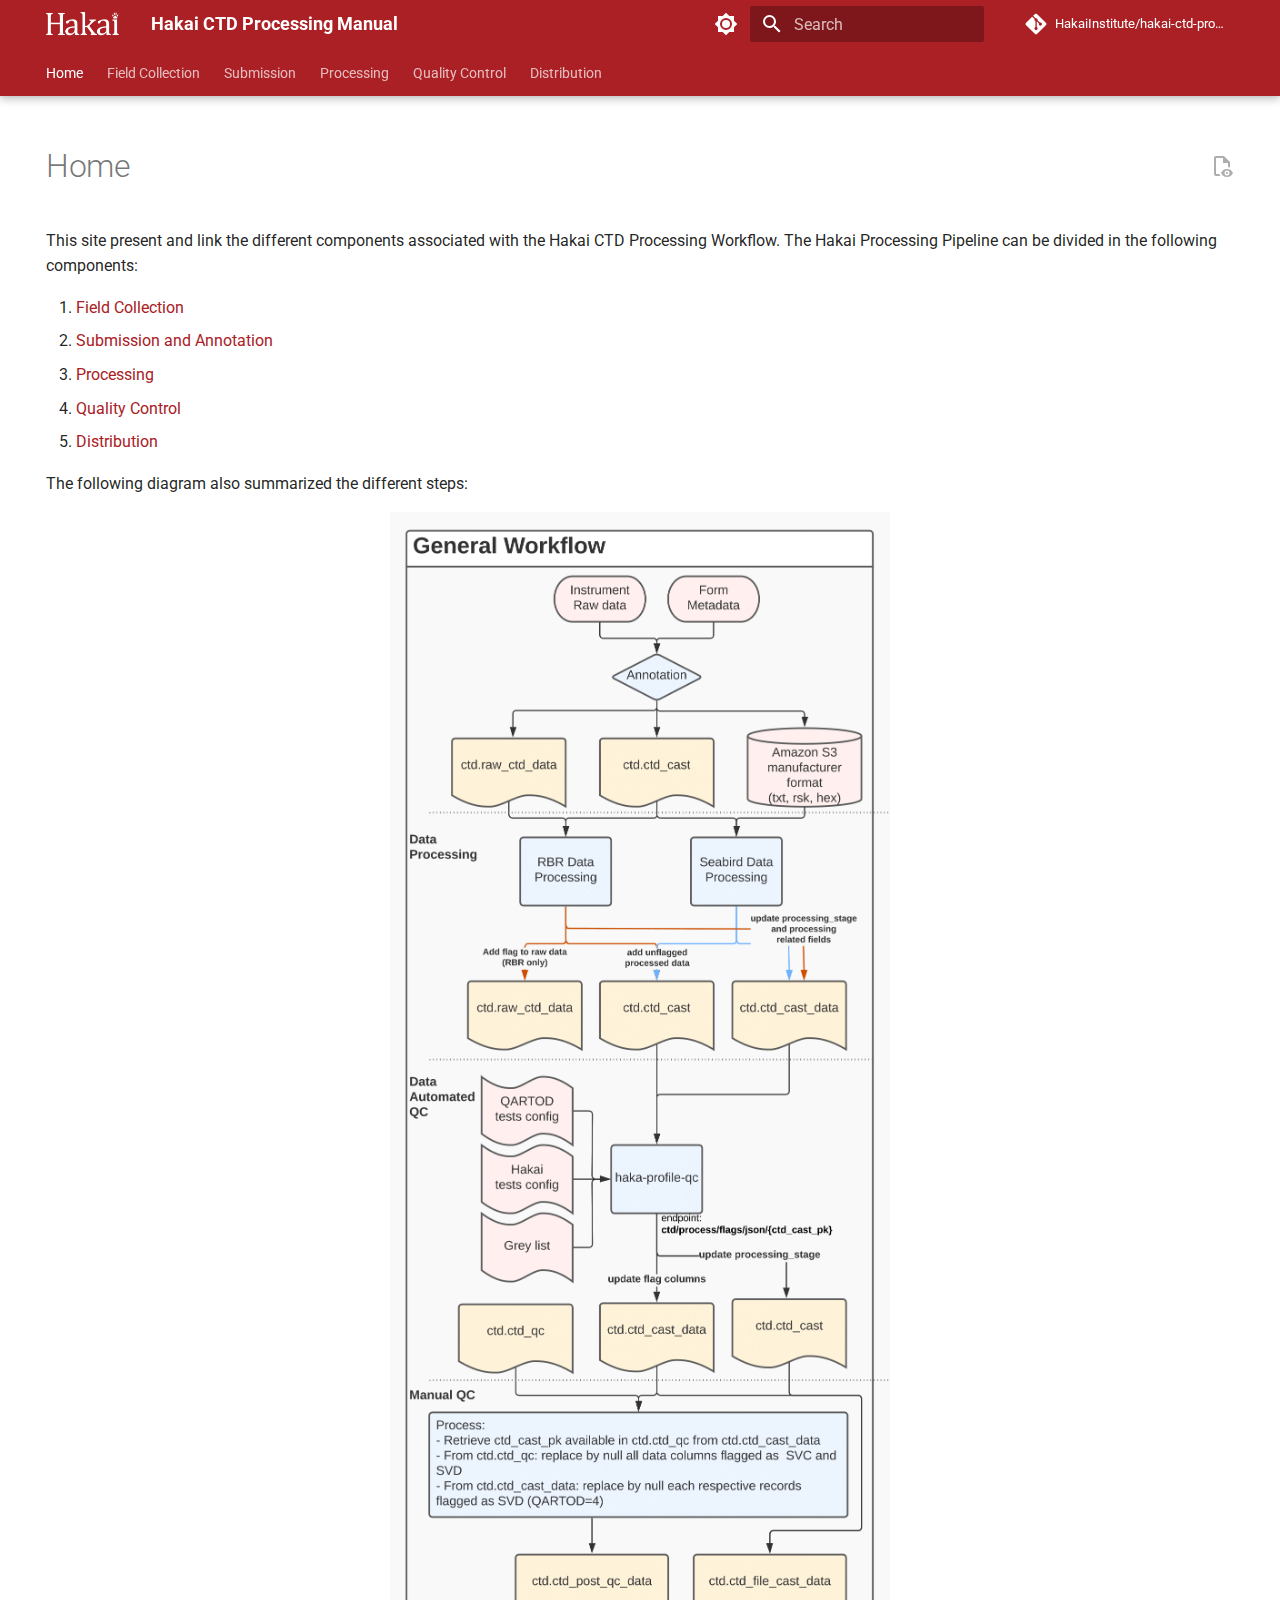
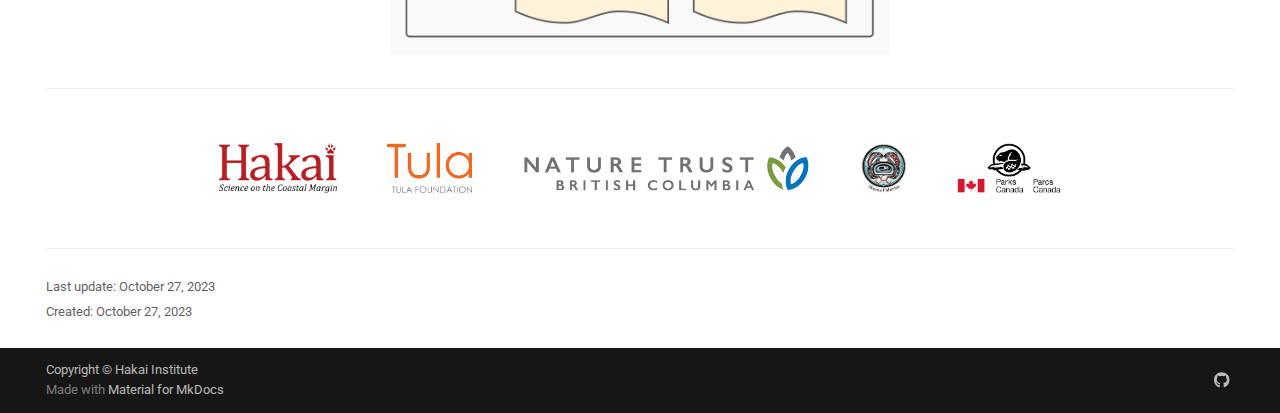
<file: index.html>
<!doctype html>
<html lang="en" class="no-js">
  <head>
    
      <meta charset="utf-8">
      <meta name="viewport" content="width=device-width,initial-scale=1">
      
        <meta name="description" content="CTD Processing Manual">
      
      
      
      
      
        <link rel="next" href="1-field-data-collection/">
      
      
      <link rel="icon" href="assets/favicon.png">
      <meta name="generator" content="mkdocs-1.5.3, mkdocs-material-9.4.7">
    
    
      
        <title>Hakai CTD Processing Manual</title>
      
    
    
      <link rel="stylesheet" href="assets/stylesheets/main.4b4a2bd9.min.css">
      
        
        <link rel="stylesheet" href="assets/stylesheets/palette.356b1318.min.css">
      
      


    
    
      
    
    
      
        
        
        <link rel="preconnect" href="https://fonts.gstatic.com" crossorigin>
        <link rel="stylesheet" href="https://fonts.googleapis.com/css?family=Roboto:300,300i,400,400i,700,700i%7CRoboto+Mono:400,400i,700,700i&display=fallback">
        <style>:root{--md-text-font:"Roboto";--md-code-font:"Roboto Mono"}</style>
      
    
    
      <link rel="stylesheet" href="assets/stylesheets/extra.css">
    
    <script>__md_scope=new URL(".",location),__md_hash=e=>[...e].reduce((e,_)=>(e<<5)-e+_.charCodeAt(0),0),__md_get=(e,_=localStorage,t=__md_scope)=>JSON.parse(_.getItem(t.pathname+"."+e)),__md_set=(e,_,t=localStorage,a=__md_scope)=>{try{t.setItem(a.pathname+"."+e,JSON.stringify(_))}catch(e){}}</script>
    
      

    
    
    
  </head>
  
  
    
    
      
    
    
    
    
    <body dir="ltr" data-md-color-scheme="custom" data-md-color-primary="anything" data-md-color-accent="pink">
  
    
    
      <script>var palette=__md_get("__palette");if(palette&&"object"==typeof palette.color)for(var key of Object.keys(palette.color))document.body.setAttribute("data-md-color-"+key,palette.color[key])</script>
    
    <input class="md-toggle" data-md-toggle="drawer" type="checkbox" id="__drawer" autocomplete="off">
    <input class="md-toggle" data-md-toggle="search" type="checkbox" id="__search" autocomplete="off">
    <label class="md-overlay" for="__drawer"></label>
    <div data-md-component="skip">
      
    </div>
    <div data-md-component="announce">
      
    </div>
    
    
      

  

<header class="md-header md-header--shadow md-header--lifted" data-md-component="header">
  <nav class="md-header__inner md-grid" aria-label="Header">
    <a href="." title="Hakai CTD Processing Manual" class="md-header__button md-logo" aria-label="Hakai CTD Processing Manual" data-md-component="logo">
      
  <img src="assets/logo.png" alt="logo">

    </a>
    <label class="md-header__button md-icon" for="__drawer">
      
      <svg xmlns="http://www.w3.org/2000/svg" viewBox="0 0 24 24"><path d="M3 6h18v2H3V6m0 5h18v2H3v-2m0 5h18v2H3v-2Z"/></svg>
    </label>
    <div class="md-header__title" data-md-component="header-title">
      <div class="md-header__ellipsis">
        <div class="md-header__topic">
          <span class="md-ellipsis">
            Hakai CTD Processing Manual
          </span>
        </div>
        <div class="md-header__topic" data-md-component="header-topic">
          <span class="md-ellipsis">
            
              Home
            
          </span>
        </div>
      </div>
    </div>
    
      
        <form class="md-header__option" data-md-component="palette">
  
    
    
    
    <input class="md-option" data-md-color-media="(prefers-color-scheme: light)" data-md-color-scheme="custom" data-md-color-primary="anything" data-md-color-accent="pink"  aria-label="Switch to dark mode"  type="radio" name="__palette" id="__palette_1">
    
      <label class="md-header__button md-icon" title="Switch to dark mode" for="__palette_2" hidden>
        <svg xmlns="http://www.w3.org/2000/svg" viewBox="0 0 24 24"><path d="M12 8a4 4 0 0 0-4 4 4 4 0 0 0 4 4 4 4 0 0 0 4-4 4 4 0 0 0-4-4m0 10a6 6 0 0 1-6-6 6 6 0 0 1 6-6 6 6 0 0 1 6 6 6 6 0 0 1-6 6m8-9.31V4h-4.69L12 .69 8.69 4H4v4.69L.69 12 4 15.31V20h4.69L12 23.31 15.31 20H20v-4.69L23.31 12 20 8.69Z"/></svg>
      </label>
    
  
    
    
    
    <input class="md-option" data-md-color-media="(prefers-color-scheme: dark)" data-md-color-scheme="slate" data-md-color-primary="anything" data-md-color-accent="pink"  aria-label="Switch to light mode"  type="radio" name="__palette" id="__palette_2">
    
      <label class="md-header__button md-icon" title="Switch to light mode" for="__palette_1" hidden>
        <svg xmlns="http://www.w3.org/2000/svg" viewBox="0 0 24 24"><path d="M12 18c-.89 0-1.74-.2-2.5-.55C11.56 16.5 13 14.42 13 12c0-2.42-1.44-4.5-3.5-5.45C10.26 6.2 11.11 6 12 6a6 6 0 0 1 6 6 6 6 0 0 1-6 6m8-9.31V4h-4.69L12 .69 8.69 4H4v4.69L.69 12 4 15.31V20h4.69L12 23.31 15.31 20H20v-4.69L23.31 12 20 8.69Z"/></svg>
      </label>
    
  
</form>
      
    
    
    
      <label class="md-header__button md-icon" for="__search">
        
        <svg xmlns="http://www.w3.org/2000/svg" viewBox="0 0 24 24"><path d="M9.5 3A6.5 6.5 0 0 1 16 9.5c0 1.61-.59 3.09-1.56 4.23l.27.27h.79l5 5-1.5 1.5-5-5v-.79l-.27-.27A6.516 6.516 0 0 1 9.5 16 6.5 6.5 0 0 1 3 9.5 6.5 6.5 0 0 1 9.5 3m0 2C7 5 5 7 5 9.5S7 14 9.5 14 14 12 14 9.5 12 5 9.5 5Z"/></svg>
      </label>
      <div class="md-search" data-md-component="search" role="dialog">
  <label class="md-search__overlay" for="__search"></label>
  <div class="md-search__inner" role="search">
    <form class="md-search__form" name="search">
      <input type="text" class="md-search__input" name="query" aria-label="Search" placeholder="Search" autocapitalize="off" autocorrect="off" autocomplete="off" spellcheck="false" data-md-component="search-query" required>
      <label class="md-search__icon md-icon" for="__search">
        
        <svg xmlns="http://www.w3.org/2000/svg" viewBox="0 0 24 24"><path d="M9.5 3A6.5 6.5 0 0 1 16 9.5c0 1.61-.59 3.09-1.56 4.23l.27.27h.79l5 5-1.5 1.5-5-5v-.79l-.27-.27A6.516 6.516 0 0 1 9.5 16 6.5 6.5 0 0 1 3 9.5 6.5 6.5 0 0 1 9.5 3m0 2C7 5 5 7 5 9.5S7 14 9.5 14 14 12 14 9.5 12 5 9.5 5Z"/></svg>
        
        <svg xmlns="http://www.w3.org/2000/svg" viewBox="0 0 24 24"><path d="M20 11v2H8l5.5 5.5-1.42 1.42L4.16 12l7.92-7.92L13.5 5.5 8 11h12Z"/></svg>
      </label>
      <nav class="md-search__options" aria-label="Search">
        
        <button type="reset" class="md-search__icon md-icon" title="Clear" aria-label="Clear" tabindex="-1">
          
          <svg xmlns="http://www.w3.org/2000/svg" viewBox="0 0 24 24"><path d="M19 6.41 17.59 5 12 10.59 6.41 5 5 6.41 10.59 12 5 17.59 6.41 19 12 13.41 17.59 19 19 17.59 13.41 12 19 6.41Z"/></svg>
        </button>
      </nav>
      
    </form>
    <div class="md-search__output">
      <div class="md-search__scrollwrap" data-md-scrollfix>
        <div class="md-search-result" data-md-component="search-result">
          <div class="md-search-result__meta">
            Initializing search
          </div>
          <ol class="md-search-result__list" role="presentation"></ol>
        </div>
      </div>
    </div>
  </div>
</div>
    
    
      <div class="md-header__source">
        <a href="https://github.com/HakaiInstitute/hakai-ctd-processing-manual" title="Go to repository" class="md-source" data-md-component="source">
  <div class="md-source__icon md-icon">
    
    <svg xmlns="http://www.w3.org/2000/svg" viewBox="0 0 448 512"><!--! Font Awesome Free 6.4.2 by @fontawesome - https://fontawesome.com License - https://fontawesome.com/license/free (Icons: CC BY 4.0, Fonts: SIL OFL 1.1, Code: MIT License) Copyright 2023 Fonticons, Inc.--><path d="M439.55 236.05 244 40.45a28.87 28.87 0 0 0-40.81 0l-40.66 40.63 51.52 51.52c27.06-9.14 52.68 16.77 43.39 43.68l49.66 49.66c34.23-11.8 61.18 31 35.47 56.69-26.49 26.49-70.21-2.87-56-37.34L240.22 199v121.85c25.3 12.54 22.26 41.85 9.08 55a34.34 34.34 0 0 1-48.55 0c-17.57-17.6-11.07-46.91 11.25-56v-123c-20.8-8.51-24.6-30.74-18.64-45L142.57 101 8.45 235.14a28.86 28.86 0 0 0 0 40.81l195.61 195.6a28.86 28.86 0 0 0 40.8 0l194.69-194.69a28.86 28.86 0 0 0 0-40.81z"/></svg>
  </div>
  <div class="md-source__repository">
    HakaiInstitute/hakai-ctd-processing-manual
  </div>
</a>
      </div>
    
  </nav>
  
    
      
<nav class="md-tabs" aria-label="Tabs" data-md-component="tabs">
  <div class="md-grid">
    <ul class="md-tabs__list">
      
        
  
  
    
  
  
    <li class="md-tabs__item md-tabs__item--active">
      <a href="." class="md-tabs__link">
        
  
    
  
  Home

      </a>
    </li>
  

      
        
  
  
  
    <li class="md-tabs__item">
      <a href="1-field-data-collection/" class="md-tabs__link">
        
  
    
  
  Field Collection

      </a>
    </li>
  

      
        
  
  
  
    <li class="md-tabs__item">
      <a href="2-data-submission/" class="md-tabs__link">
        
  
    
  
  Submission

      </a>
    </li>
  

      
        
  
  
  
    <li class="md-tabs__item">
      <a href="3-data-processing/" class="md-tabs__link">
        
  
    
  
  Processing

      </a>
    </li>
  

      
        
  
  
  
    <li class="md-tabs__item">
      <a href="4-data-quality-control/" class="md-tabs__link">
        
  
    
  
  Quality Control

      </a>
    </li>
  

      
        
  
  
  
    <li class="md-tabs__item">
      <a href="5-data-distribution/" class="md-tabs__link">
        
  
    
  
  Distribution

      </a>
    </li>
  

      
    </ul>
  </div>
</nav>
    
  
</header>
    
    <div class="md-container" data-md-component="container">
      
      
        
      
      <main class="md-main" data-md-component="main">
        <div class="md-main__inner md-grid">
          
            
              
                
              
              <div class="md-sidebar md-sidebar--primary" data-md-component="sidebar" data-md-type="navigation" hidden>
                <div class="md-sidebar__scrollwrap">
                  <div class="md-sidebar__inner">
                    


  


  

<nav class="md-nav md-nav--primary md-nav--lifted md-nav--integrated" aria-label="Navigation" data-md-level="0">
  <label class="md-nav__title" for="__drawer">
    <a href="." title="Hakai CTD Processing Manual" class="md-nav__button md-logo" aria-label="Hakai CTD Processing Manual" data-md-component="logo">
      
  <img src="assets/logo.png" alt="logo">

    </a>
    Hakai CTD Processing Manual
  </label>
  
    <div class="md-nav__source">
      <a href="https://github.com/HakaiInstitute/hakai-ctd-processing-manual" title="Go to repository" class="md-source" data-md-component="source">
  <div class="md-source__icon md-icon">
    
    <svg xmlns="http://www.w3.org/2000/svg" viewBox="0 0 448 512"><!--! Font Awesome Free 6.4.2 by @fontawesome - https://fontawesome.com License - https://fontawesome.com/license/free (Icons: CC BY 4.0, Fonts: SIL OFL 1.1, Code: MIT License) Copyright 2023 Fonticons, Inc.--><path d="M439.55 236.05 244 40.45a28.87 28.87 0 0 0-40.81 0l-40.66 40.63 51.52 51.52c27.06-9.14 52.68 16.77 43.39 43.68l49.66 49.66c34.23-11.8 61.18 31 35.47 56.69-26.49 26.49-70.21-2.87-56-37.34L240.22 199v121.85c25.3 12.54 22.26 41.85 9.08 55a34.34 34.34 0 0 1-48.55 0c-17.57-17.6-11.07-46.91 11.25-56v-123c-20.8-8.51-24.6-30.74-18.64-45L142.57 101 8.45 235.14a28.86 28.86 0 0 0 0 40.81l195.61 195.6a28.86 28.86 0 0 0 40.8 0l194.69-194.69a28.86 28.86 0 0 0 0-40.81z"/></svg>
  </div>
  <div class="md-source__repository">
    HakaiInstitute/hakai-ctd-processing-manual
  </div>
</a>
    </div>
  
  <ul class="md-nav__list" data-md-scrollfix>
    
      
      
  
  
    
  
  
    <li class="md-nav__item md-nav__item--active">
      
      <input class="md-nav__toggle md-toggle" type="checkbox" id="__toc">
      
      
      
      <a href="." class="md-nav__link md-nav__link--active">
        
  
  <span class="md-ellipsis">
    Home
  </span>
  

      </a>
      
    </li>
  

    
      
      
  
  
  
    <li class="md-nav__item">
      <a href="1-field-data-collection/" class="md-nav__link">
        
  
  <span class="md-ellipsis">
    Field Collection
  </span>
  

      </a>
    </li>
  

    
      
      
  
  
  
    <li class="md-nav__item">
      <a href="2-data-submission/" class="md-nav__link">
        
  
  <span class="md-ellipsis">
    Submission
  </span>
  

      </a>
    </li>
  

    
      
      
  
  
  
    <li class="md-nav__item">
      <a href="3-data-processing/" class="md-nav__link">
        
  
  <span class="md-ellipsis">
    Processing
  </span>
  

      </a>
    </li>
  

    
      
      
  
  
  
    <li class="md-nav__item">
      <a href="4-data-quality-control/" class="md-nav__link">
        
  
  <span class="md-ellipsis">
    Quality Control
  </span>
  

      </a>
    </li>
  

    
      
      
  
  
  
    <li class="md-nav__item">
      <a href="5-data-distribution/" class="md-nav__link">
        
  
  <span class="md-ellipsis">
    Distribution
  </span>
  

      </a>
    </li>
  

    
  </ul>
</nav>
                  </div>
                </div>
              </div>
            
            
          
          
            <div class="md-content" data-md-component="content">
              <article class="md-content__inner md-typeset">
                
                  

  
  
    
      
    
    <a href="https://github.com/HakaiInstitute/hakai-ctd-processing-manual/tree/main/docs/index.md" title="View source of this page" class="md-content__button md-icon">
      
      <svg xmlns="http://www.w3.org/2000/svg" viewBox="0 0 24 24"><path d="M17 18c.56 0 1 .44 1 1s-.44 1-1 1-1-.44-1-1 .44-1 1-1m0-3c-2.73 0-5.06 1.66-6 4 .94 2.34 3.27 4 6 4s5.06-1.66 6-4c-.94-2.34-3.27-4-6-4m0 6.5a2.5 2.5 0 0 1-2.5-2.5 2.5 2.5 0 0 1 2.5-2.5 2.5 2.5 0 0 1 2.5 2.5 2.5 2.5 0 0 1-2.5 2.5M9.27 20H6V4h7v5h5v4.07c.7.08 1.36.25 2 .49V8l-6-6H6a2 2 0 0 0-2 2v16a2 2 0 0 0 2 2h4.5a8.15 8.15 0 0 1-1.23-2Z"/></svg>
    </a>
  


  <h1>Home</h1>

<p>This site present and link the different components associated with the Hakai CTD Processing Workflow. The Hakai Processing Pipeline can be divided in the following components:</p>
<ol>
<li><a href="1-field-data-collection/">Field Collection</a></li>
<li><a href="2-data-submission/">Submission and Annotation</a></li>
<li><a href="3-data-processing/">Processing</a></li>
<li><a href="4-data-quality-control/">Quality Control</a></li>
<li><a href="5-data-distribution/">Distribution</a></li>
</ol>
<p>The following diagram also summarized the different steps:</p>
<p align="center">
<img src="assets/figures/Hakai-ctd-processing-workflow-figure-1-summary.png" alt="Summary Workflow" width="500"/>
</p>

<hr />
<div style="display:flex;gap:50px;flex-wrap:wrap;align-items:center;justify-content:center;padding-bottom: 30px; background-color:white; padding:30px;border-radius:30px;" >
<img title="Hakai Institute" src="assets/images/hakai-logo.png" style="height:50px;">
<img title="Tula Foundation" src="assets/images/tula-logo.png" style="height:50px;">
<img title="Nature Trust" src="assets/images/Nature-trust-logo.png"  style="height:50px;">
<img title="Skeena River Fisheries" src="assets/images/skeena-logo.jpeg"  style="height:50px;">
<img title="Parks Canada" src="assets/images/parks-canada-logo.png"  style="height:50px;">
</div>

  <hr>
<div class="md-source-file">
  <small>
    
      Last update:
      <span class="git-revision-date-localized-plugin git-revision-date-localized-plugin-date">October 27, 2023</span>
      
        <br>
        Created:
        <span class="git-revision-date-localized-plugin git-revision-date-localized-plugin-date">October 27, 2023</span>
      
    
  </small>
</div>



  



                
              </article>
            </div>
          
          
        </div>
        
          <button type="button" class="md-top md-icon" data-md-component="top" hidden>
  
  <svg xmlns="http://www.w3.org/2000/svg" viewBox="0 0 24 24"><path d="M13 20h-2V8l-5.5 5.5-1.42-1.42L12 4.16l7.92 7.92-1.42 1.42L13 8v12Z"/></svg>
  Back to top
</button>
        
      </main>
      
        <footer class="md-footer">
  
  <div class="md-footer-meta md-typeset">
    <div class="md-footer-meta__inner md-grid">
      <div class="md-copyright">
  
    <div class="md-copyright__highlight">
      Copyright &copy; Hakai Institute
    </div>
  
  
    Made with
    <a href="https://squidfunk.github.io/mkdocs-material/" target="_blank" rel="noopener">
      Material for MkDocs
    </a>
  
</div>
      
        <div class="md-social">
  
    
    
    
    
      
      
    
    <a href="https://github.com/HakaiInstitute/hakai-ctd-processing-manual" target="_blank" rel="noopener" title="github.com" class="md-social__link">
      <svg xmlns="http://www.w3.org/2000/svg" viewBox="0 0 496 512"><!--! Font Awesome Free 6.4.2 by @fontawesome - https://fontawesome.com License - https://fontawesome.com/license/free (Icons: CC BY 4.0, Fonts: SIL OFL 1.1, Code: MIT License) Copyright 2023 Fonticons, Inc.--><path d="M165.9 397.4c0 2-2.3 3.6-5.2 3.6-3.3.3-5.6-1.3-5.6-3.6 0-2 2.3-3.6 5.2-3.6 3-.3 5.6 1.3 5.6 3.6zm-31.1-4.5c-.7 2 1.3 4.3 4.3 4.9 2.6 1 5.6 0 6.2-2s-1.3-4.3-4.3-5.2c-2.6-.7-5.5.3-6.2 2.3zm44.2-1.7c-2.9.7-4.9 2.6-4.6 4.9.3 2 2.9 3.3 5.9 2.6 2.9-.7 4.9-2.6 4.6-4.6-.3-1.9-3-3.2-5.9-2.9zM244.8 8C106.1 8 0 113.3 0 252c0 110.9 69.8 205.8 169.5 239.2 12.8 2.3 17.3-5.6 17.3-12.1 0-6.2-.3-40.4-.3-61.4 0 0-70 15-84.7-29.8 0 0-11.4-29.1-27.8-36.6 0 0-22.9-15.7 1.6-15.4 0 0 24.9 2 38.6 25.8 21.9 38.6 58.6 27.5 72.9 20.9 2.3-16 8.8-27.1 16-33.7-55.9-6.2-112.3-14.3-112.3-110.5 0-27.5 7.6-41.3 23.6-58.9-2.6-6.5-11.1-33.3 2.6-67.9 20.9-6.5 69 27 69 27 20-5.6 41.5-8.5 62.8-8.5s42.8 2.9 62.8 8.5c0 0 48.1-33.6 69-27 13.7 34.7 5.2 61.4 2.6 67.9 16 17.7 25.8 31.5 25.8 58.9 0 96.5-58.9 104.2-114.8 110.5 9.2 7.9 17 22.9 17 46.4 0 33.7-.3 75.4-.3 83.6 0 6.5 4.6 14.4 17.3 12.1C428.2 457.8 496 362.9 496 252 496 113.3 383.5 8 244.8 8zM97.2 352.9c-1.3 1-1 3.3.7 5.2 1.6 1.6 3.9 2.3 5.2 1 1.3-1 1-3.3-.7-5.2-1.6-1.6-3.9-2.3-5.2-1zm-10.8-8.1c-.7 1.3.3 2.9 2.3 3.9 1.6 1 3.6.7 4.3-.7.7-1.3-.3-2.9-2.3-3.9-2-.6-3.6-.3-4.3.7zm32.4 35.6c-1.6 1.3-1 4.3 1.3 6.2 2.3 2.3 5.2 2.6 6.5 1 1.3-1.3.7-4.3-1.3-6.2-2.2-2.3-5.2-2.6-6.5-1zm-11.4-14.7c-1.6 1-1.6 3.6 0 5.9 1.6 2.3 4.3 3.3 5.6 2.3 1.6-1.3 1.6-3.9 0-6.2-1.4-2.3-4-3.3-5.6-2z"/></svg>
    </a>
  
</div>
      
    </div>
  </div>
</footer>
      
    </div>
    <div class="md-dialog" data-md-component="dialog">
      <div class="md-dialog__inner md-typeset"></div>
    </div>
    
    
    <script id="__config" type="application/json">{"base": ".", "features": ["navigation.tracking", "navigation.expand", "navigation.tabs", "navigation.tabs.sticky", "navigation.expand", "toc.follow", "toc.integrate", "navigation.top", "content.action.view"], "search": "assets/javascripts/workers/search.f886a092.min.js", "translations": {"clipboard.copied": "Copied to clipboard", "clipboard.copy": "Copy to clipboard", "search.result.more.one": "1 more on this page", "search.result.more.other": "# more on this page", "search.result.none": "No matching documents", "search.result.one": "1 matching document", "search.result.other": "# matching documents", "search.result.placeholder": "Type to start searching", "search.result.term.missing": "Missing", "select.version": "Select version"}}</script>
    
    
      <script src="assets/javascripts/bundle.aecac24b.min.js"></script>
      
    
  </body>
</html>
</file>
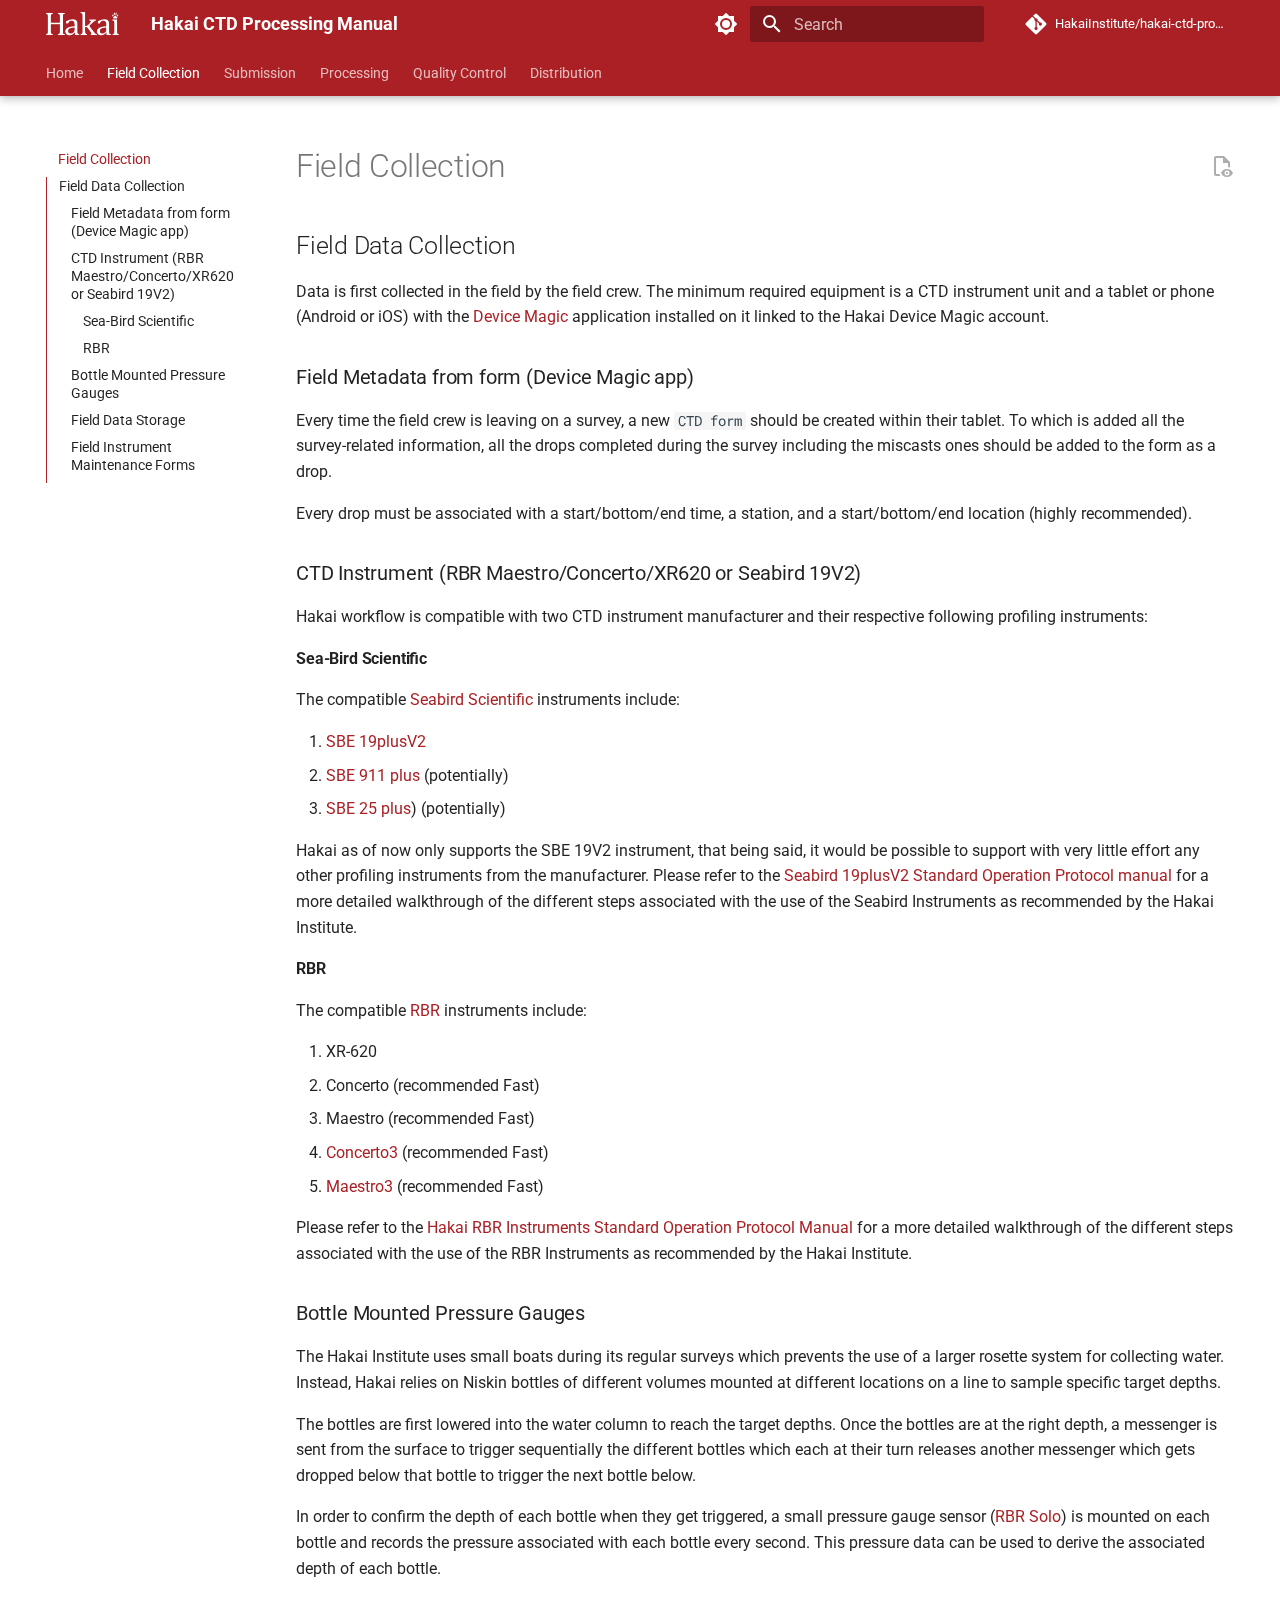
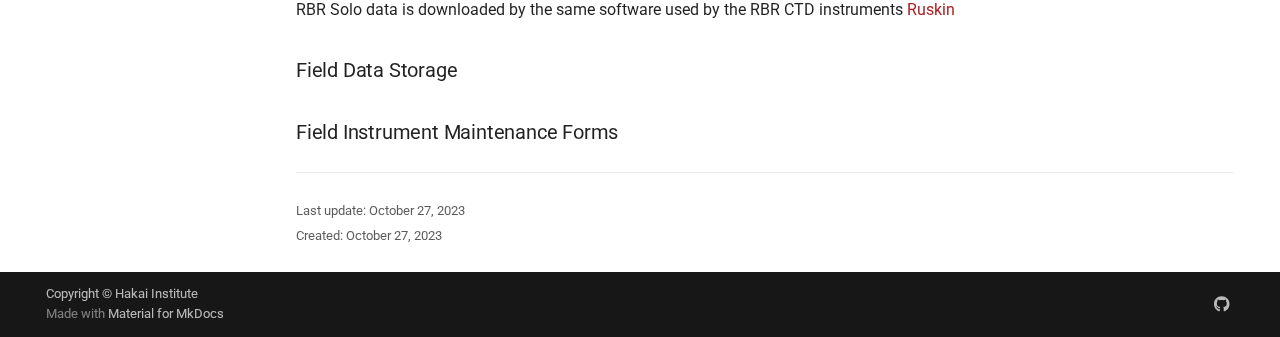
<file: 1-field-data-collection/index.html>
<!doctype html>
<html lang="en" class="no-js">
  <head>
    
      <meta charset="utf-8">
      <meta name="viewport" content="width=device-width,initial-scale=1">
      
        <meta name="description" content="CTD Processing Manual">
      
      
      
      
        <link rel="prev" href="..">
      
      
        <link rel="next" href="../2-data-submission/">
      
      
      <link rel="icon" href="../assets/favicon.png">
      <meta name="generator" content="mkdocs-1.5.3, mkdocs-material-9.4.7">
    
    
      
        <title>Field Collection - Hakai CTD Processing Manual</title>
      
    
    
      <link rel="stylesheet" href="../assets/stylesheets/main.4b4a2bd9.min.css">
      
        
        <link rel="stylesheet" href="../assets/stylesheets/palette.356b1318.min.css">
      
      


    
    
      
    
    
      
        
        
        <link rel="preconnect" href="https://fonts.gstatic.com" crossorigin>
        <link rel="stylesheet" href="https://fonts.googleapis.com/css?family=Roboto:300,300i,400,400i,700,700i%7CRoboto+Mono:400,400i,700,700i&display=fallback">
        <style>:root{--md-text-font:"Roboto";--md-code-font:"Roboto Mono"}</style>
      
    
    
      <link rel="stylesheet" href="../assets/stylesheets/extra.css">
    
    <script>__md_scope=new URL("..",location),__md_hash=e=>[...e].reduce((e,_)=>(e<<5)-e+_.charCodeAt(0),0),__md_get=(e,_=localStorage,t=__md_scope)=>JSON.parse(_.getItem(t.pathname+"."+e)),__md_set=(e,_,t=localStorage,a=__md_scope)=>{try{t.setItem(a.pathname+"."+e,JSON.stringify(_))}catch(e){}}</script>
    
      

    
    
    
  </head>
  
  
    
    
      
    
    
    
    
    <body dir="ltr" data-md-color-scheme="custom" data-md-color-primary="anything" data-md-color-accent="pink">
  
    
    
      <script>var palette=__md_get("__palette");if(palette&&"object"==typeof palette.color)for(var key of Object.keys(palette.color))document.body.setAttribute("data-md-color-"+key,palette.color[key])</script>
    
    <input class="md-toggle" data-md-toggle="drawer" type="checkbox" id="__drawer" autocomplete="off">
    <input class="md-toggle" data-md-toggle="search" type="checkbox" id="__search" autocomplete="off">
    <label class="md-overlay" for="__drawer"></label>
    <div data-md-component="skip">
      
        
        <a href="#field-data-collection" class="md-skip">
          Skip to content
        </a>
      
    </div>
    <div data-md-component="announce">
      
    </div>
    
    
      

  

<header class="md-header md-header--shadow md-header--lifted" data-md-component="header">
  <nav class="md-header__inner md-grid" aria-label="Header">
    <a href=".." title="Hakai CTD Processing Manual" class="md-header__button md-logo" aria-label="Hakai CTD Processing Manual" data-md-component="logo">
      
  <img src="../assets/logo.png" alt="logo">

    </a>
    <label class="md-header__button md-icon" for="__drawer">
      
      <svg xmlns="http://www.w3.org/2000/svg" viewBox="0 0 24 24"><path d="M3 6h18v2H3V6m0 5h18v2H3v-2m0 5h18v2H3v-2Z"/></svg>
    </label>
    <div class="md-header__title" data-md-component="header-title">
      <div class="md-header__ellipsis">
        <div class="md-header__topic">
          <span class="md-ellipsis">
            Hakai CTD Processing Manual
          </span>
        </div>
        <div class="md-header__topic" data-md-component="header-topic">
          <span class="md-ellipsis">
            
              Field Collection
            
          </span>
        </div>
      </div>
    </div>
    
      
        <form class="md-header__option" data-md-component="palette">
  
    
    
    
    <input class="md-option" data-md-color-media="(prefers-color-scheme: light)" data-md-color-scheme="custom" data-md-color-primary="anything" data-md-color-accent="pink"  aria-label="Switch to dark mode"  type="radio" name="__palette" id="__palette_1">
    
      <label class="md-header__button md-icon" title="Switch to dark mode" for="__palette_2" hidden>
        <svg xmlns="http://www.w3.org/2000/svg" viewBox="0 0 24 24"><path d="M12 8a4 4 0 0 0-4 4 4 4 0 0 0 4 4 4 4 0 0 0 4-4 4 4 0 0 0-4-4m0 10a6 6 0 0 1-6-6 6 6 0 0 1 6-6 6 6 0 0 1 6 6 6 6 0 0 1-6 6m8-9.31V4h-4.69L12 .69 8.69 4H4v4.69L.69 12 4 15.31V20h4.69L12 23.31 15.31 20H20v-4.69L23.31 12 20 8.69Z"/></svg>
      </label>
    
  
    
    
    
    <input class="md-option" data-md-color-media="(prefers-color-scheme: dark)" data-md-color-scheme="slate" data-md-color-primary="anything" data-md-color-accent="pink"  aria-label="Switch to light mode"  type="radio" name="__palette" id="__palette_2">
    
      <label class="md-header__button md-icon" title="Switch to light mode" for="__palette_1" hidden>
        <svg xmlns="http://www.w3.org/2000/svg" viewBox="0 0 24 24"><path d="M12 18c-.89 0-1.74-.2-2.5-.55C11.56 16.5 13 14.42 13 12c0-2.42-1.44-4.5-3.5-5.45C10.26 6.2 11.11 6 12 6a6 6 0 0 1 6 6 6 6 0 0 1-6 6m8-9.31V4h-4.69L12 .69 8.69 4H4v4.69L.69 12 4 15.31V20h4.69L12 23.31 15.31 20H20v-4.69L23.31 12 20 8.69Z"/></svg>
      </label>
    
  
</form>
      
    
    
    
      <label class="md-header__button md-icon" for="__search">
        
        <svg xmlns="http://www.w3.org/2000/svg" viewBox="0 0 24 24"><path d="M9.5 3A6.5 6.5 0 0 1 16 9.5c0 1.61-.59 3.09-1.56 4.23l.27.27h.79l5 5-1.5 1.5-5-5v-.79l-.27-.27A6.516 6.516 0 0 1 9.5 16 6.5 6.5 0 0 1 3 9.5 6.5 6.5 0 0 1 9.5 3m0 2C7 5 5 7 5 9.5S7 14 9.5 14 14 12 14 9.5 12 5 9.5 5Z"/></svg>
      </label>
      <div class="md-search" data-md-component="search" role="dialog">
  <label class="md-search__overlay" for="__search"></label>
  <div class="md-search__inner" role="search">
    <form class="md-search__form" name="search">
      <input type="text" class="md-search__input" name="query" aria-label="Search" placeholder="Search" autocapitalize="off" autocorrect="off" autocomplete="off" spellcheck="false" data-md-component="search-query" required>
      <label class="md-search__icon md-icon" for="__search">
        
        <svg xmlns="http://www.w3.org/2000/svg" viewBox="0 0 24 24"><path d="M9.5 3A6.5 6.5 0 0 1 16 9.5c0 1.61-.59 3.09-1.56 4.23l.27.27h.79l5 5-1.5 1.5-5-5v-.79l-.27-.27A6.516 6.516 0 0 1 9.5 16 6.5 6.5 0 0 1 3 9.5 6.5 6.5 0 0 1 9.5 3m0 2C7 5 5 7 5 9.5S7 14 9.5 14 14 12 14 9.5 12 5 9.5 5Z"/></svg>
        
        <svg xmlns="http://www.w3.org/2000/svg" viewBox="0 0 24 24"><path d="M20 11v2H8l5.5 5.5-1.42 1.42L4.16 12l7.92-7.92L13.5 5.5 8 11h12Z"/></svg>
      </label>
      <nav class="md-search__options" aria-label="Search">
        
        <button type="reset" class="md-search__icon md-icon" title="Clear" aria-label="Clear" tabindex="-1">
          
          <svg xmlns="http://www.w3.org/2000/svg" viewBox="0 0 24 24"><path d="M19 6.41 17.59 5 12 10.59 6.41 5 5 6.41 10.59 12 5 17.59 6.41 19 12 13.41 17.59 19 19 17.59 13.41 12 19 6.41Z"/></svg>
        </button>
      </nav>
      
    </form>
    <div class="md-search__output">
      <div class="md-search__scrollwrap" data-md-scrollfix>
        <div class="md-search-result" data-md-component="search-result">
          <div class="md-search-result__meta">
            Initializing search
          </div>
          <ol class="md-search-result__list" role="presentation"></ol>
        </div>
      </div>
    </div>
  </div>
</div>
    
    
      <div class="md-header__source">
        <a href="https://github.com/HakaiInstitute/hakai-ctd-processing-manual" title="Go to repository" class="md-source" data-md-component="source">
  <div class="md-source__icon md-icon">
    
    <svg xmlns="http://www.w3.org/2000/svg" viewBox="0 0 448 512"><!--! Font Awesome Free 6.4.2 by @fontawesome - https://fontawesome.com License - https://fontawesome.com/license/free (Icons: CC BY 4.0, Fonts: SIL OFL 1.1, Code: MIT License) Copyright 2023 Fonticons, Inc.--><path d="M439.55 236.05 244 40.45a28.87 28.87 0 0 0-40.81 0l-40.66 40.63 51.52 51.52c27.06-9.14 52.68 16.77 43.39 43.68l49.66 49.66c34.23-11.8 61.18 31 35.47 56.69-26.49 26.49-70.21-2.87-56-37.34L240.22 199v121.85c25.3 12.54 22.26 41.85 9.08 55a34.34 34.34 0 0 1-48.55 0c-17.57-17.6-11.07-46.91 11.25-56v-123c-20.8-8.51-24.6-30.74-18.64-45L142.57 101 8.45 235.14a28.86 28.86 0 0 0 0 40.81l195.61 195.6a28.86 28.86 0 0 0 40.8 0l194.69-194.69a28.86 28.86 0 0 0 0-40.81z"/></svg>
  </div>
  <div class="md-source__repository">
    HakaiInstitute/hakai-ctd-processing-manual
  </div>
</a>
      </div>
    
  </nav>
  
    
      
<nav class="md-tabs" aria-label="Tabs" data-md-component="tabs">
  <div class="md-grid">
    <ul class="md-tabs__list">
      
        
  
  
  
    <li class="md-tabs__item">
      <a href=".." class="md-tabs__link">
        
  
    
  
  Home

      </a>
    </li>
  

      
        
  
  
    
  
  
    <li class="md-tabs__item md-tabs__item--active">
      <a href="./" class="md-tabs__link">
        
  
    
  
  Field Collection

      </a>
    </li>
  

      
        
  
  
  
    <li class="md-tabs__item">
      <a href="../2-data-submission/" class="md-tabs__link">
        
  
    
  
  Submission

      </a>
    </li>
  

      
        
  
  
  
    <li class="md-tabs__item">
      <a href="../3-data-processing/" class="md-tabs__link">
        
  
    
  
  Processing

      </a>
    </li>
  

      
        
  
  
  
    <li class="md-tabs__item">
      <a href="../4-data-quality-control/" class="md-tabs__link">
        
  
    
  
  Quality Control

      </a>
    </li>
  

      
        
  
  
  
    <li class="md-tabs__item">
      <a href="../5-data-distribution/" class="md-tabs__link">
        
  
    
  
  Distribution

      </a>
    </li>
  

      
    </ul>
  </div>
</nav>
    
  
</header>
    
    <div class="md-container" data-md-component="container">
      
      
        
      
      <main class="md-main" data-md-component="main">
        <div class="md-main__inner md-grid">
          
            
              
              <div class="md-sidebar md-sidebar--primary" data-md-component="sidebar" data-md-type="navigation" >
                <div class="md-sidebar__scrollwrap">
                  <div class="md-sidebar__inner">
                    


  


  

<nav class="md-nav md-nav--primary md-nav--lifted md-nav--integrated" aria-label="Navigation" data-md-level="0">
  <label class="md-nav__title" for="__drawer">
    <a href=".." title="Hakai CTD Processing Manual" class="md-nav__button md-logo" aria-label="Hakai CTD Processing Manual" data-md-component="logo">
      
  <img src="../assets/logo.png" alt="logo">

    </a>
    Hakai CTD Processing Manual
  </label>
  
    <div class="md-nav__source">
      <a href="https://github.com/HakaiInstitute/hakai-ctd-processing-manual" title="Go to repository" class="md-source" data-md-component="source">
  <div class="md-source__icon md-icon">
    
    <svg xmlns="http://www.w3.org/2000/svg" viewBox="0 0 448 512"><!--! Font Awesome Free 6.4.2 by @fontawesome - https://fontawesome.com License - https://fontawesome.com/license/free (Icons: CC BY 4.0, Fonts: SIL OFL 1.1, Code: MIT License) Copyright 2023 Fonticons, Inc.--><path d="M439.55 236.05 244 40.45a28.87 28.87 0 0 0-40.81 0l-40.66 40.63 51.52 51.52c27.06-9.14 52.68 16.77 43.39 43.68l49.66 49.66c34.23-11.8 61.18 31 35.47 56.69-26.49 26.49-70.21-2.87-56-37.34L240.22 199v121.85c25.3 12.54 22.26 41.85 9.08 55a34.34 34.34 0 0 1-48.55 0c-17.57-17.6-11.07-46.91 11.25-56v-123c-20.8-8.51-24.6-30.74-18.64-45L142.57 101 8.45 235.14a28.86 28.86 0 0 0 0 40.81l195.61 195.6a28.86 28.86 0 0 0 40.8 0l194.69-194.69a28.86 28.86 0 0 0 0-40.81z"/></svg>
  </div>
  <div class="md-source__repository">
    HakaiInstitute/hakai-ctd-processing-manual
  </div>
</a>
    </div>
  
  <ul class="md-nav__list" data-md-scrollfix>
    
      
      
  
  
  
    <li class="md-nav__item">
      <a href=".." class="md-nav__link">
        
  
  <span class="md-ellipsis">
    Home
  </span>
  

      </a>
    </li>
  

    
      
      
  
  
    
  
  
    <li class="md-nav__item md-nav__item--active">
      
      <input class="md-nav__toggle md-toggle" type="checkbox" id="__toc">
      
      
      
        <label class="md-nav__link md-nav__link--active" for="__toc">
          
  
  <span class="md-ellipsis">
    Field Collection
  </span>
  

          <span class="md-nav__icon md-icon"></span>
        </label>
      
      <a href="./" class="md-nav__link md-nav__link--active">
        
  
  <span class="md-ellipsis">
    Field Collection
  </span>
  

      </a>
      
        

<nav class="md-nav md-nav--secondary" aria-label="Table of contents">
  
  
  
  
    <label class="md-nav__title" for="__toc">
      <span class="md-nav__icon md-icon"></span>
      Table of contents
    </label>
    <ul class="md-nav__list" data-md-component="toc" data-md-scrollfix>
      
        <li class="md-nav__item">
  <a href="#field-data-collection" class="md-nav__link">
    Field Data Collection
  </a>
  
    <nav class="md-nav" aria-label="Field Data Collection">
      <ul class="md-nav__list">
        
          <li class="md-nav__item">
  <a href="#field-metadata-from-form-device-magic-app" class="md-nav__link">
    Field Metadata from form (Device Magic app)
  </a>
  
</li>
        
          <li class="md-nav__item">
  <a href="#ctd-instrument-rbr-maestroconcertoxr620-or-seabird-19v2" class="md-nav__link">
    CTD Instrument (RBR Maestro/Concerto/XR620 or Seabird 19V2)
  </a>
  
    <nav class="md-nav" aria-label="CTD Instrument (RBR Maestro/Concerto/XR620 or Seabird 19V2)">
      <ul class="md-nav__list">
        
          <li class="md-nav__item">
  <a href="#sea-bird-scientific" class="md-nav__link">
    Sea-Bird Scientific
  </a>
  
</li>
        
          <li class="md-nav__item">
  <a href="#rbr" class="md-nav__link">
    RBR
  </a>
  
</li>
        
      </ul>
    </nav>
  
</li>
        
          <li class="md-nav__item">
  <a href="#bottle-mounted-pressure-gauges" class="md-nav__link">
    Bottle Mounted Pressure Gauges
  </a>
  
</li>
        
          <li class="md-nav__item">
  <a href="#field-data-storage" class="md-nav__link">
    Field Data Storage
  </a>
  
</li>
        
          <li class="md-nav__item">
  <a href="#field-instrument-maintenance-forms" class="md-nav__link">
    Field Instrument Maintenance Forms
  </a>
  
</li>
        
      </ul>
    </nav>
  
</li>
      
    </ul>
  
</nav>
      
    </li>
  

    
      
      
  
  
  
    <li class="md-nav__item">
      <a href="../2-data-submission/" class="md-nav__link">
        
  
  <span class="md-ellipsis">
    Submission
  </span>
  

      </a>
    </li>
  

    
      
      
  
  
  
    <li class="md-nav__item">
      <a href="../3-data-processing/" class="md-nav__link">
        
  
  <span class="md-ellipsis">
    Processing
  </span>
  

      </a>
    </li>
  

    
      
      
  
  
  
    <li class="md-nav__item">
      <a href="../4-data-quality-control/" class="md-nav__link">
        
  
  <span class="md-ellipsis">
    Quality Control
  </span>
  

      </a>
    </li>
  

    
      
      
  
  
  
    <li class="md-nav__item">
      <a href="../5-data-distribution/" class="md-nav__link">
        
  
  <span class="md-ellipsis">
    Distribution
  </span>
  

      </a>
    </li>
  

    
  </ul>
</nav>
                  </div>
                </div>
              </div>
            
            
          
          
            <div class="md-content" data-md-component="content">
              <article class="md-content__inner md-typeset">
                
                  

  
  
    
      
    
    <a href="https://github.com/HakaiInstitute/hakai-ctd-processing-manual/tree/main/docs/1-field-data-collection.md" title="View source of this page" class="md-content__button md-icon">
      
      <svg xmlns="http://www.w3.org/2000/svg" viewBox="0 0 24 24"><path d="M17 18c.56 0 1 .44 1 1s-.44 1-1 1-1-.44-1-1 .44-1 1-1m0-3c-2.73 0-5.06 1.66-6 4 .94 2.34 3.27 4 6 4s5.06-1.66 6-4c-.94-2.34-3.27-4-6-4m0 6.5a2.5 2.5 0 0 1-2.5-2.5 2.5 2.5 0 0 1 2.5-2.5 2.5 2.5 0 0 1 2.5 2.5 2.5 2.5 0 0 1-2.5 2.5M9.27 20H6V4h7v5h5v4.07c.7.08 1.36.25 2 .49V8l-6-6H6a2 2 0 0 0-2 2v16a2 2 0 0 0 2 2h4.5a8.15 8.15 0 0 1-1.23-2Z"/></svg>
    </a>
  


  <h1>Field Collection</h1>

<h2 id="field-data-collection">Field Data Collection</h2>
<p>Data is first collected in the field by the field crew. The minimum required equipment is a CTD instrument unit and a tablet or phone (Android or iOS) with the <a href="https://www.devicemagic.com/">Device Magic</a> application installed on it linked to the Hakai Device Magic account.</p>
<h3 id="field-metadata-from-form-device-magic-app">Field Metadata from form (Device Magic app)</h3>
<p>Every time the field crew is leaving on a survey, a new <code>CTD form</code> should be created within their tablet. To which is added all the survey-related information, all the drops completed during the survey including the miscasts ones should be added to the form as a drop.</p>
<p>Every drop must be associated with a start/bottom/end time, a station, and a start/bottom/end location (highly recommended).</p>
<h3 id="ctd-instrument-rbr-maestroconcertoxr620-or-seabird-19v2">CTD Instrument (RBR Maestro/Concerto/XR620 or Seabird 19V2)</h3>
<p>Hakai workflow is compatible with two CTD instrument manufacturer and their respective following profiling instruments:</p>
<h4 id="sea-bird-scientific">Sea-Bird Scientific</h4>
<p>The compatible <a href="https://www.seabird.com">Seabird Scientific</a> instruments include:</p>
<ol>
<li><a href="https://www.seabird.com/sbe-19plus-v2-seacat-profiler-ctd/product?id=60761421596">SBE 19plusV2</a></li>
<li><a href="https://www.seabird.com/sbe-911plus-ctd/product?id=60761421595">SBE 911 plus</a> (potentially)</li>
<li><a href="https://www.seabird.com/sbe-25plus-sealogger-ctd/product?id=60429374753">SBE 25 plus</a>) (potentially)</li>
</ol>
<p>Hakai as of now only supports the SBE 19V2 instrument, that being said, it would be possible to support with very little effort any other profiling instruments from the manufacturer. Please refer to the <a href="https://docs.google.com/document/d/1KFa8QB3JSkSBwPwUhb_FH8x_sM3v4mOx-pAeTz3_xDk/edit?usp=sharing">Seabird 19plusV2 Standard Operation Protocol manual</a> for a more detailed walkthrough of the different steps associated with the use of the Seabird Instruments as recommended by the Hakai Institute.</p>
<h4 id="rbr">RBR</h4>
<p>The compatible <a href="https://www.rbr-global.com">RBR</a> instruments include:</p>
<ol>
<li>XR-620</li>
<li>Concerto (recommended Fast)</li>
<li>Maestro (recommended Fast)</li>
<li><a href="https://rbr-global.com/products/standard-loggers/rbrduo-ct/">Concerto3</a> (recommended Fast)</li>
<li><a href="https://rbr-global.com/products/standard-loggers/rbrmaestro/">Maestro3</a> (recommended Fast)</li>
</ol>
<p>Please refer to the <a href="https://docs.google.com/document/d/1CdPT_7pTRghaBxCO5jRZT-BRfMDt4W194HIRs06M6A4/edit?usp=sharing">Hakai RBR Instruments Standard Operation Protocol Manual</a> for a more detailed walkthrough of the different steps associated with the use of the RBR Instruments as recommended by the Hakai Institute.</p>
<h3 id="bottle-mounted-pressure-gauges">Bottle Mounted Pressure Gauges</h3>
<p>The Hakai Institute uses small boats during its regular surveys which prevents the use of a larger rosette system for collecting water. Instead, Hakai relies on Niskin bottles of different volumes mounted at different locations on a line to sample specific target depths.</p>
<p>The bottles are first lowered into the water column to reach the target depths. Once the bottles are at the right depth, a messenger is sent from the surface to trigger sequentially the different bottles which each at their turn releases another messenger which gets dropped below that bottle to trigger the next bottle below.</p>
<p>In order to confirm the depth of each bottle when they get triggered, a small pressure gauge sensor (<a href="https://rbr-global.com/products/compact-loggers/rbrsolo/">RBR Solo</a>) is mounted on each bottle and records the pressure associated with each bottle every second. This pressure data can be used to derive the associated depth of each bottle.</p>
<p>RBR Solo data is downloaded by the same software used by the RBR CTD instruments <a href="https://rbr-global.com/products/software/">Ruskin</a></p>
<h3 id="field-data-storage">Field Data Storage</h3>
<h3 id="field-instrument-maintenance-forms">Field Instrument Maintenance Forms</h3>

  <hr>
<div class="md-source-file">
  <small>
    
      Last update:
      <span class="git-revision-date-localized-plugin git-revision-date-localized-plugin-date">October 27, 2023</span>
      
        <br>
        Created:
        <span class="git-revision-date-localized-plugin git-revision-date-localized-plugin-date">October 27, 2023</span>
      
    
  </small>
</div>





                
              </article>
            </div>
          
          
        </div>
        
          <button type="button" class="md-top md-icon" data-md-component="top" hidden>
  
  <svg xmlns="http://www.w3.org/2000/svg" viewBox="0 0 24 24"><path d="M13 20h-2V8l-5.5 5.5-1.42-1.42L12 4.16l7.92 7.92-1.42 1.42L13 8v12Z"/></svg>
  Back to top
</button>
        
      </main>
      
        <footer class="md-footer">
  
  <div class="md-footer-meta md-typeset">
    <div class="md-footer-meta__inner md-grid">
      <div class="md-copyright">
  
    <div class="md-copyright__highlight">
      Copyright &copy; Hakai Institute
    </div>
  
  
    Made with
    <a href="https://squidfunk.github.io/mkdocs-material/" target="_blank" rel="noopener">
      Material for MkDocs
    </a>
  
</div>
      
        <div class="md-social">
  
    
    
    
    
      
      
    
    <a href="https://github.com/HakaiInstitute/hakai-ctd-processing-manual" target="_blank" rel="noopener" title="github.com" class="md-social__link">
      <svg xmlns="http://www.w3.org/2000/svg" viewBox="0 0 496 512"><!--! Font Awesome Free 6.4.2 by @fontawesome - https://fontawesome.com License - https://fontawesome.com/license/free (Icons: CC BY 4.0, Fonts: SIL OFL 1.1, Code: MIT License) Copyright 2023 Fonticons, Inc.--><path d="M165.9 397.4c0 2-2.3 3.6-5.2 3.6-3.3.3-5.6-1.3-5.6-3.6 0-2 2.3-3.6 5.2-3.6 3-.3 5.6 1.3 5.6 3.6zm-31.1-4.5c-.7 2 1.3 4.3 4.3 4.9 2.6 1 5.6 0 6.2-2s-1.3-4.3-4.3-5.2c-2.6-.7-5.5.3-6.2 2.3zm44.2-1.7c-2.9.7-4.9 2.6-4.6 4.9.3 2 2.9 3.3 5.9 2.6 2.9-.7 4.9-2.6 4.6-4.6-.3-1.9-3-3.2-5.9-2.9zM244.8 8C106.1 8 0 113.3 0 252c0 110.9 69.8 205.8 169.5 239.2 12.8 2.3 17.3-5.6 17.3-12.1 0-6.2-.3-40.4-.3-61.4 0 0-70 15-84.7-29.8 0 0-11.4-29.1-27.8-36.6 0 0-22.9-15.7 1.6-15.4 0 0 24.9 2 38.6 25.8 21.9 38.6 58.6 27.5 72.9 20.9 2.3-16 8.8-27.1 16-33.7-55.9-6.2-112.3-14.3-112.3-110.5 0-27.5 7.6-41.3 23.6-58.9-2.6-6.5-11.1-33.3 2.6-67.9 20.9-6.5 69 27 69 27 20-5.6 41.5-8.5 62.8-8.5s42.8 2.9 62.8 8.5c0 0 48.1-33.6 69-27 13.7 34.7 5.2 61.4 2.6 67.9 16 17.7 25.8 31.5 25.8 58.9 0 96.5-58.9 104.2-114.8 110.5 9.2 7.9 17 22.9 17 46.4 0 33.7-.3 75.4-.3 83.6 0 6.5 4.6 14.4 17.3 12.1C428.2 457.8 496 362.9 496 252 496 113.3 383.5 8 244.8 8zM97.2 352.9c-1.3 1-1 3.3.7 5.2 1.6 1.6 3.9 2.3 5.2 1 1.3-1 1-3.3-.7-5.2-1.6-1.6-3.9-2.3-5.2-1zm-10.8-8.1c-.7 1.3.3 2.9 2.3 3.9 1.6 1 3.6.7 4.3-.7.7-1.3-.3-2.9-2.3-3.9-2-.6-3.6-.3-4.3.7zm32.4 35.6c-1.6 1.3-1 4.3 1.3 6.2 2.3 2.3 5.2 2.6 6.5 1 1.3-1.3.7-4.3-1.3-6.2-2.2-2.3-5.2-2.6-6.5-1zm-11.4-14.7c-1.6 1-1.6 3.6 0 5.9 1.6 2.3 4.3 3.3 5.6 2.3 1.6-1.3 1.6-3.9 0-6.2-1.4-2.3-4-3.3-5.6-2z"/></svg>
    </a>
  
</div>
      
    </div>
  </div>
</footer>
      
    </div>
    <div class="md-dialog" data-md-component="dialog">
      <div class="md-dialog__inner md-typeset"></div>
    </div>
    
    
    <script id="__config" type="application/json">{"base": "..", "features": ["navigation.tracking", "navigation.expand", "navigation.tabs", "navigation.tabs.sticky", "navigation.expand", "toc.follow", "toc.integrate", "navigation.top", "content.action.view"], "search": "../assets/javascripts/workers/search.f886a092.min.js", "translations": {"clipboard.copied": "Copied to clipboard", "clipboard.copy": "Copy to clipboard", "search.result.more.one": "1 more on this page", "search.result.more.other": "# more on this page", "search.result.none": "No matching documents", "search.result.one": "1 matching document", "search.result.other": "# matching documents", "search.result.placeholder": "Type to start searching", "search.result.term.missing": "Missing", "select.version": "Select version"}}</script>
    
    
      <script src="../assets/javascripts/bundle.aecac24b.min.js"></script>
      
    
  </body>
</html>
</file>
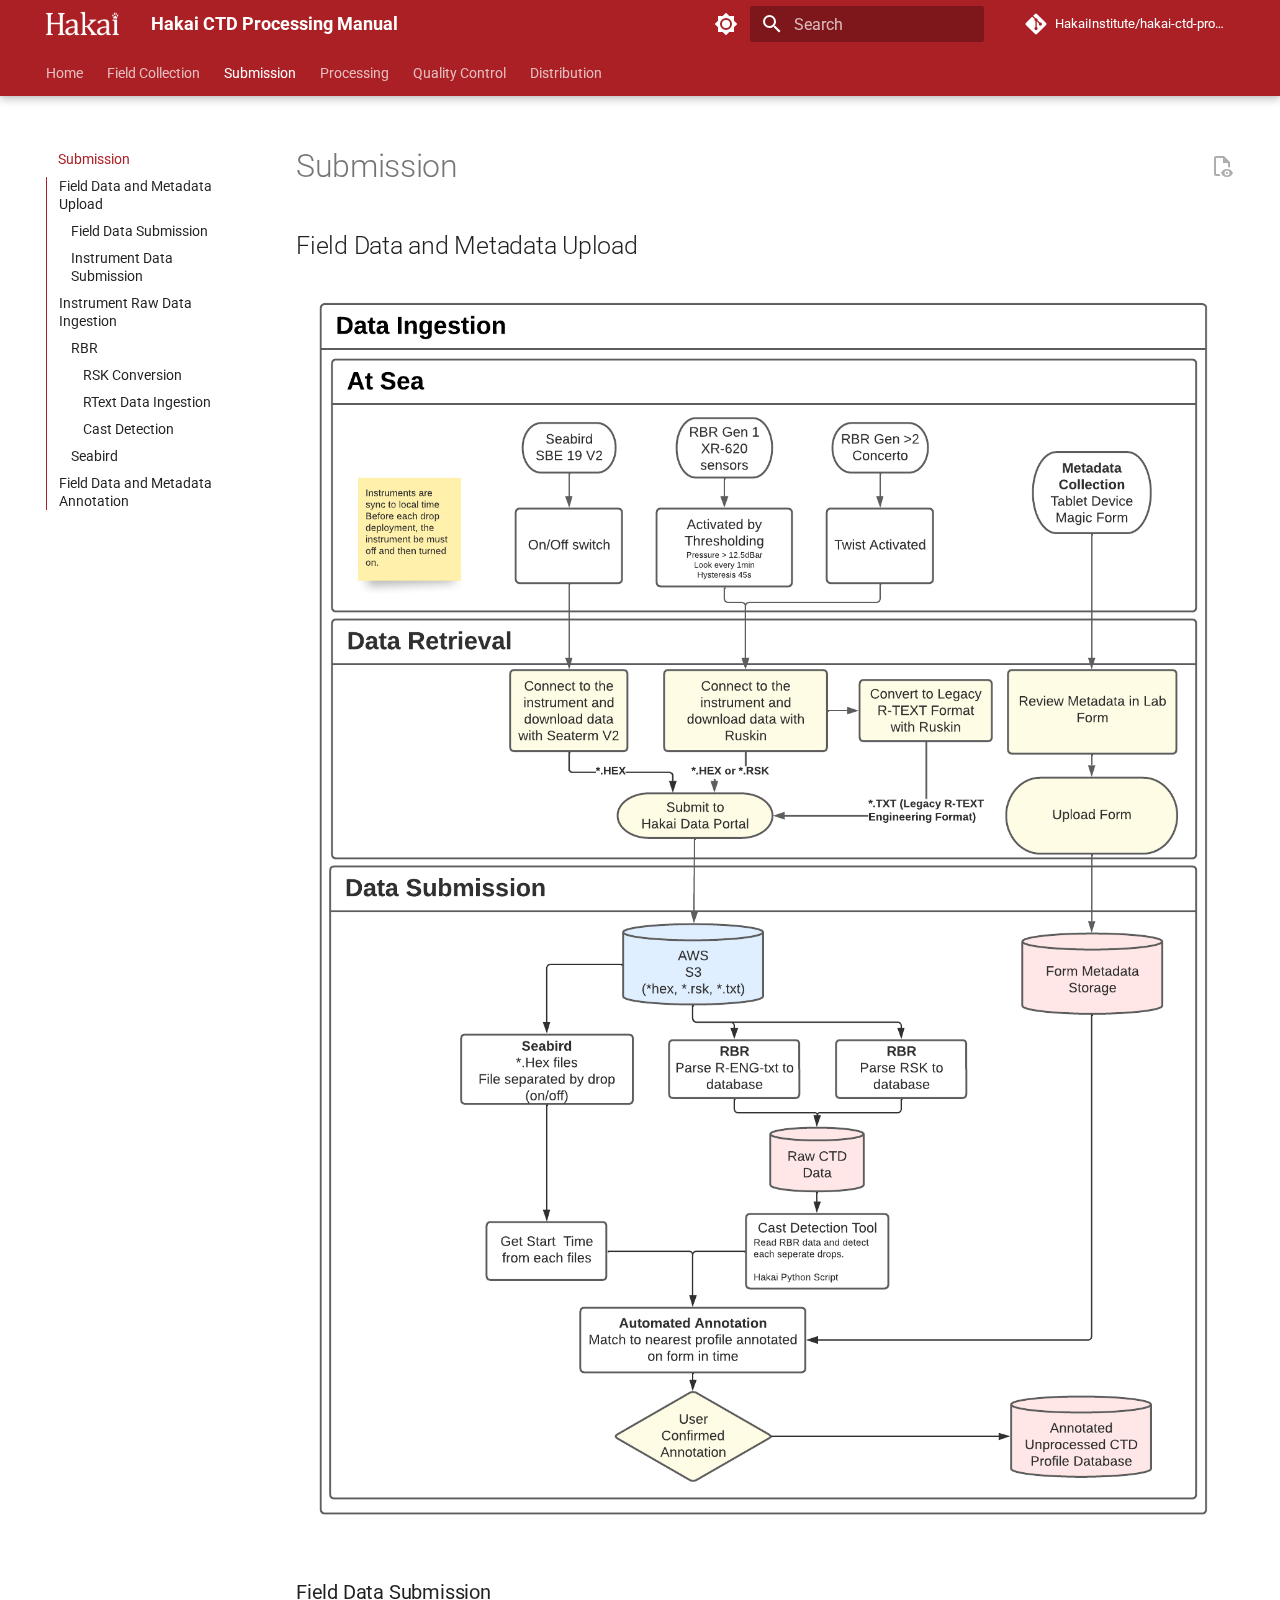
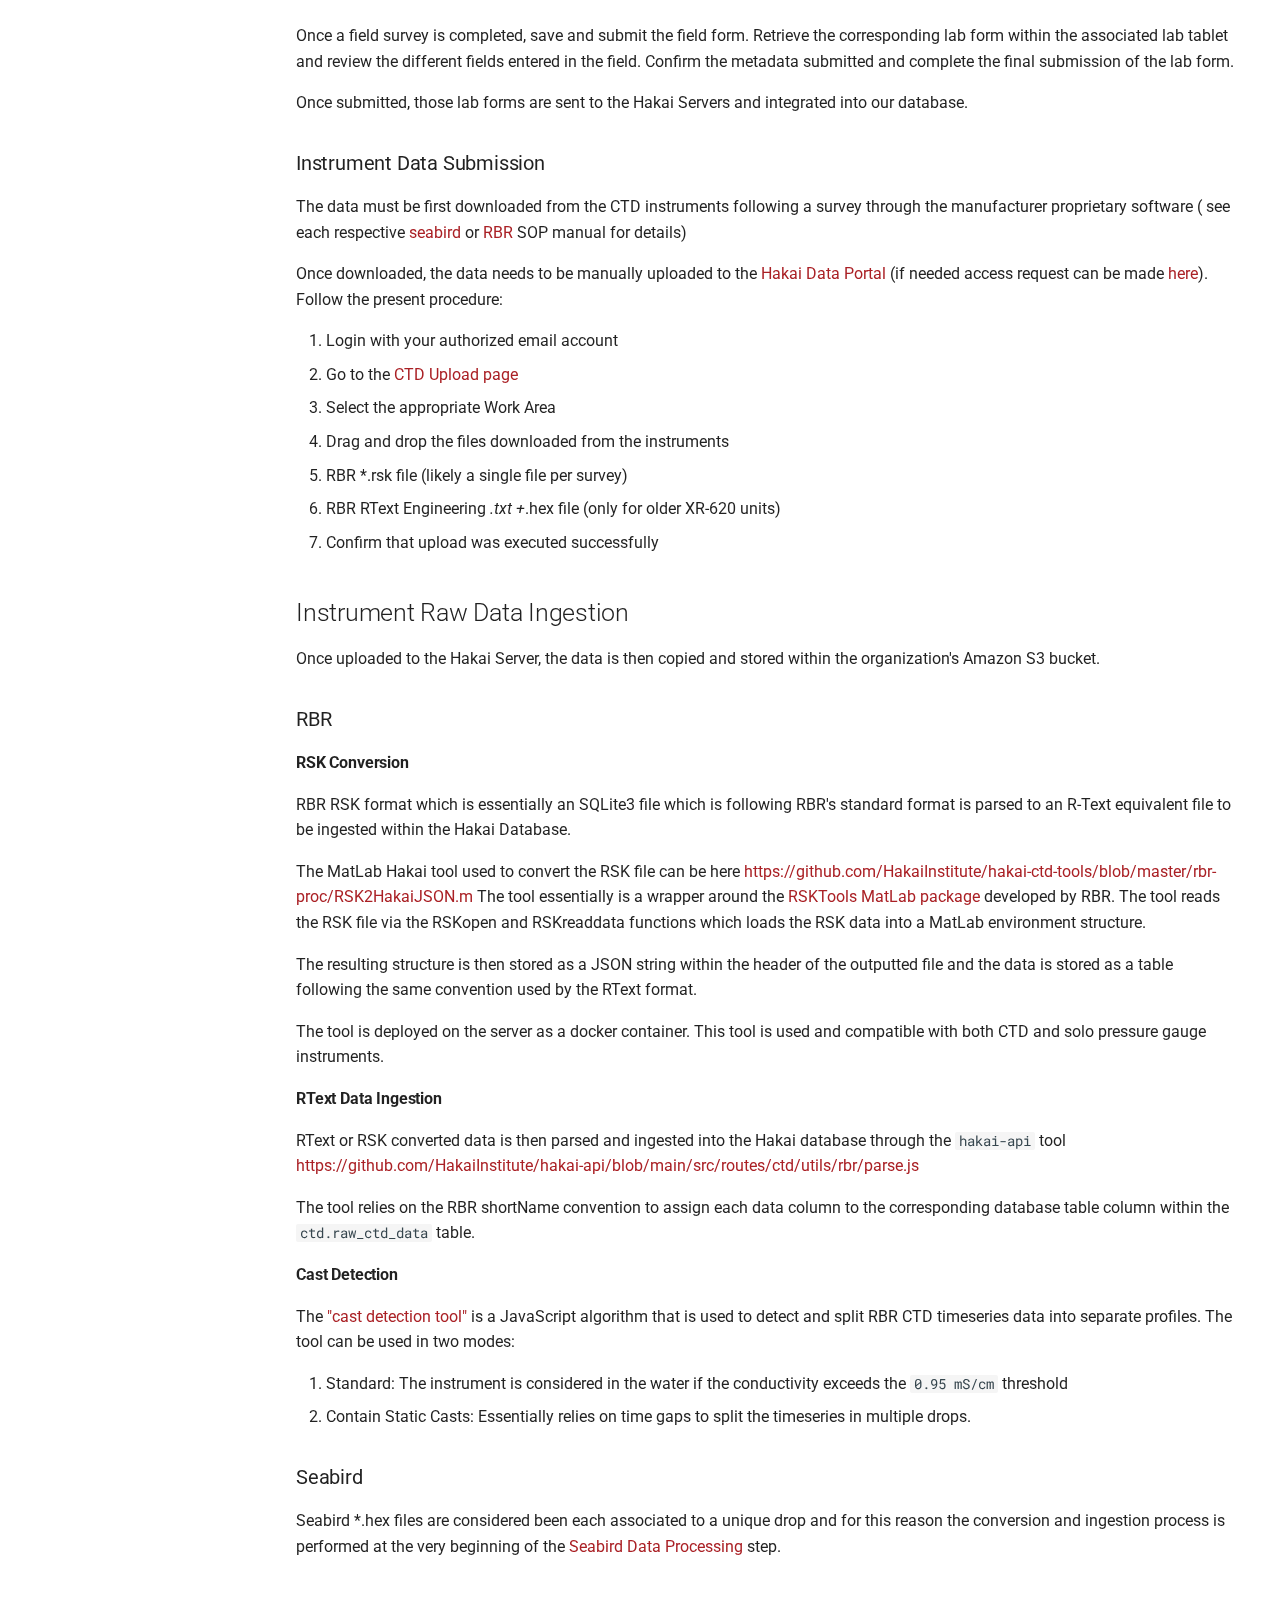
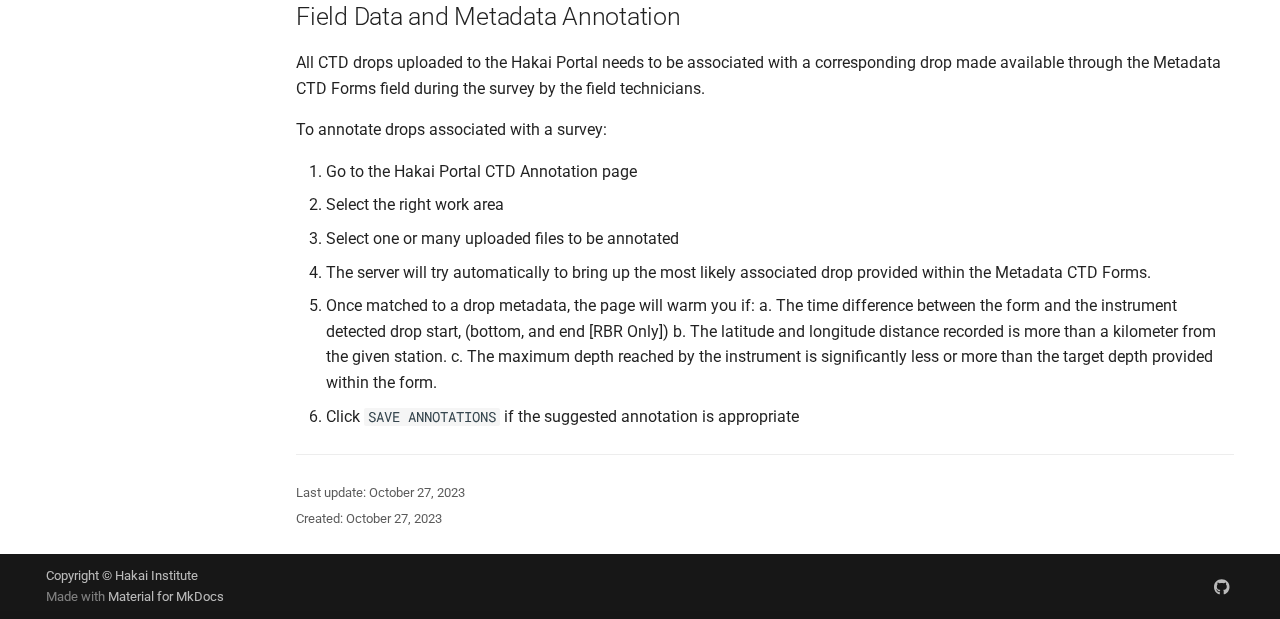
<file: 2-data-submission/index.html>
<!doctype html>
<html lang="en" class="no-js">
  <head>
    
      <meta charset="utf-8">
      <meta name="viewport" content="width=device-width,initial-scale=1">
      
        <meta name="description" content="CTD Processing Manual">
      
      
      
      
        <link rel="prev" href="../1-field-data-collection/">
      
      
        <link rel="next" href="../3-data-processing/">
      
      
      <link rel="icon" href="../assets/favicon.png">
      <meta name="generator" content="mkdocs-1.5.3, mkdocs-material-9.4.7">
    
    
      
        <title>Submission - Hakai CTD Processing Manual</title>
      
    
    
      <link rel="stylesheet" href="../assets/stylesheets/main.4b4a2bd9.min.css">
      
        
        <link rel="stylesheet" href="../assets/stylesheets/palette.356b1318.min.css">
      
      


    
    
      
    
    
      
        
        
        <link rel="preconnect" href="https://fonts.gstatic.com" crossorigin>
        <link rel="stylesheet" href="https://fonts.googleapis.com/css?family=Roboto:300,300i,400,400i,700,700i%7CRoboto+Mono:400,400i,700,700i&display=fallback">
        <style>:root{--md-text-font:"Roboto";--md-code-font:"Roboto Mono"}</style>
      
    
    
      <link rel="stylesheet" href="../assets/stylesheets/extra.css">
    
    <script>__md_scope=new URL("..",location),__md_hash=e=>[...e].reduce((e,_)=>(e<<5)-e+_.charCodeAt(0),0),__md_get=(e,_=localStorage,t=__md_scope)=>JSON.parse(_.getItem(t.pathname+"."+e)),__md_set=(e,_,t=localStorage,a=__md_scope)=>{try{t.setItem(a.pathname+"."+e,JSON.stringify(_))}catch(e){}}</script>
    
      

    
    
    
  </head>
  
  
    
    
      
    
    
    
    
    <body dir="ltr" data-md-color-scheme="custom" data-md-color-primary="anything" data-md-color-accent="pink">
  
    
    
      <script>var palette=__md_get("__palette");if(palette&&"object"==typeof palette.color)for(var key of Object.keys(palette.color))document.body.setAttribute("data-md-color-"+key,palette.color[key])</script>
    
    <input class="md-toggle" data-md-toggle="drawer" type="checkbox" id="__drawer" autocomplete="off">
    <input class="md-toggle" data-md-toggle="search" type="checkbox" id="__search" autocomplete="off">
    <label class="md-overlay" for="__drawer"></label>
    <div data-md-component="skip">
      
        
        <a href="#field-data-and-metadata-upload" class="md-skip">
          Skip to content
        </a>
      
    </div>
    <div data-md-component="announce">
      
    </div>
    
    
      

  

<header class="md-header md-header--shadow md-header--lifted" data-md-component="header">
  <nav class="md-header__inner md-grid" aria-label="Header">
    <a href=".." title="Hakai CTD Processing Manual" class="md-header__button md-logo" aria-label="Hakai CTD Processing Manual" data-md-component="logo">
      
  <img src="../assets/logo.png" alt="logo">

    </a>
    <label class="md-header__button md-icon" for="__drawer">
      
      <svg xmlns="http://www.w3.org/2000/svg" viewBox="0 0 24 24"><path d="M3 6h18v2H3V6m0 5h18v2H3v-2m0 5h18v2H3v-2Z"/></svg>
    </label>
    <div class="md-header__title" data-md-component="header-title">
      <div class="md-header__ellipsis">
        <div class="md-header__topic">
          <span class="md-ellipsis">
            Hakai CTD Processing Manual
          </span>
        </div>
        <div class="md-header__topic" data-md-component="header-topic">
          <span class="md-ellipsis">
            
              Submission
            
          </span>
        </div>
      </div>
    </div>
    
      
        <form class="md-header__option" data-md-component="palette">
  
    
    
    
    <input class="md-option" data-md-color-media="(prefers-color-scheme: light)" data-md-color-scheme="custom" data-md-color-primary="anything" data-md-color-accent="pink"  aria-label="Switch to dark mode"  type="radio" name="__palette" id="__palette_1">
    
      <label class="md-header__button md-icon" title="Switch to dark mode" for="__palette_2" hidden>
        <svg xmlns="http://www.w3.org/2000/svg" viewBox="0 0 24 24"><path d="M12 8a4 4 0 0 0-4 4 4 4 0 0 0 4 4 4 4 0 0 0 4-4 4 4 0 0 0-4-4m0 10a6 6 0 0 1-6-6 6 6 0 0 1 6-6 6 6 0 0 1 6 6 6 6 0 0 1-6 6m8-9.31V4h-4.69L12 .69 8.69 4H4v4.69L.69 12 4 15.31V20h4.69L12 23.31 15.31 20H20v-4.69L23.31 12 20 8.69Z"/></svg>
      </label>
    
  
    
    
    
    <input class="md-option" data-md-color-media="(prefers-color-scheme: dark)" data-md-color-scheme="slate" data-md-color-primary="anything" data-md-color-accent="pink"  aria-label="Switch to light mode"  type="radio" name="__palette" id="__palette_2">
    
      <label class="md-header__button md-icon" title="Switch to light mode" for="__palette_1" hidden>
        <svg xmlns="http://www.w3.org/2000/svg" viewBox="0 0 24 24"><path d="M12 18c-.89 0-1.74-.2-2.5-.55C11.56 16.5 13 14.42 13 12c0-2.42-1.44-4.5-3.5-5.45C10.26 6.2 11.11 6 12 6a6 6 0 0 1 6 6 6 6 0 0 1-6 6m8-9.31V4h-4.69L12 .69 8.69 4H4v4.69L.69 12 4 15.31V20h4.69L12 23.31 15.31 20H20v-4.69L23.31 12 20 8.69Z"/></svg>
      </label>
    
  
</form>
      
    
    
    
      <label class="md-header__button md-icon" for="__search">
        
        <svg xmlns="http://www.w3.org/2000/svg" viewBox="0 0 24 24"><path d="M9.5 3A6.5 6.5 0 0 1 16 9.5c0 1.61-.59 3.09-1.56 4.23l.27.27h.79l5 5-1.5 1.5-5-5v-.79l-.27-.27A6.516 6.516 0 0 1 9.5 16 6.5 6.5 0 0 1 3 9.5 6.5 6.5 0 0 1 9.5 3m0 2C7 5 5 7 5 9.5S7 14 9.5 14 14 12 14 9.5 12 5 9.5 5Z"/></svg>
      </label>
      <div class="md-search" data-md-component="search" role="dialog">
  <label class="md-search__overlay" for="__search"></label>
  <div class="md-search__inner" role="search">
    <form class="md-search__form" name="search">
      <input type="text" class="md-search__input" name="query" aria-label="Search" placeholder="Search" autocapitalize="off" autocorrect="off" autocomplete="off" spellcheck="false" data-md-component="search-query" required>
      <label class="md-search__icon md-icon" for="__search">
        
        <svg xmlns="http://www.w3.org/2000/svg" viewBox="0 0 24 24"><path d="M9.5 3A6.5 6.5 0 0 1 16 9.5c0 1.61-.59 3.09-1.56 4.23l.27.27h.79l5 5-1.5 1.5-5-5v-.79l-.27-.27A6.516 6.516 0 0 1 9.5 16 6.5 6.5 0 0 1 3 9.5 6.5 6.5 0 0 1 9.5 3m0 2C7 5 5 7 5 9.5S7 14 9.5 14 14 12 14 9.5 12 5 9.5 5Z"/></svg>
        
        <svg xmlns="http://www.w3.org/2000/svg" viewBox="0 0 24 24"><path d="M20 11v2H8l5.5 5.5-1.42 1.42L4.16 12l7.92-7.92L13.5 5.5 8 11h12Z"/></svg>
      </label>
      <nav class="md-search__options" aria-label="Search">
        
        <button type="reset" class="md-search__icon md-icon" title="Clear" aria-label="Clear" tabindex="-1">
          
          <svg xmlns="http://www.w3.org/2000/svg" viewBox="0 0 24 24"><path d="M19 6.41 17.59 5 12 10.59 6.41 5 5 6.41 10.59 12 5 17.59 6.41 19 12 13.41 17.59 19 19 17.59 13.41 12 19 6.41Z"/></svg>
        </button>
      </nav>
      
    </form>
    <div class="md-search__output">
      <div class="md-search__scrollwrap" data-md-scrollfix>
        <div class="md-search-result" data-md-component="search-result">
          <div class="md-search-result__meta">
            Initializing search
          </div>
          <ol class="md-search-result__list" role="presentation"></ol>
        </div>
      </div>
    </div>
  </div>
</div>
    
    
      <div class="md-header__source">
        <a href="https://github.com/HakaiInstitute/hakai-ctd-processing-manual" title="Go to repository" class="md-source" data-md-component="source">
  <div class="md-source__icon md-icon">
    
    <svg xmlns="http://www.w3.org/2000/svg" viewBox="0 0 448 512"><!--! Font Awesome Free 6.4.2 by @fontawesome - https://fontawesome.com License - https://fontawesome.com/license/free (Icons: CC BY 4.0, Fonts: SIL OFL 1.1, Code: MIT License) Copyright 2023 Fonticons, Inc.--><path d="M439.55 236.05 244 40.45a28.87 28.87 0 0 0-40.81 0l-40.66 40.63 51.52 51.52c27.06-9.14 52.68 16.77 43.39 43.68l49.66 49.66c34.23-11.8 61.18 31 35.47 56.69-26.49 26.49-70.21-2.87-56-37.34L240.22 199v121.85c25.3 12.54 22.26 41.85 9.08 55a34.34 34.34 0 0 1-48.55 0c-17.57-17.6-11.07-46.91 11.25-56v-123c-20.8-8.51-24.6-30.74-18.64-45L142.57 101 8.45 235.14a28.86 28.86 0 0 0 0 40.81l195.61 195.6a28.86 28.86 0 0 0 40.8 0l194.69-194.69a28.86 28.86 0 0 0 0-40.81z"/></svg>
  </div>
  <div class="md-source__repository">
    HakaiInstitute/hakai-ctd-processing-manual
  </div>
</a>
      </div>
    
  </nav>
  
    
      
<nav class="md-tabs" aria-label="Tabs" data-md-component="tabs">
  <div class="md-grid">
    <ul class="md-tabs__list">
      
        
  
  
  
    <li class="md-tabs__item">
      <a href=".." class="md-tabs__link">
        
  
    
  
  Home

      </a>
    </li>
  

      
        
  
  
  
    <li class="md-tabs__item">
      <a href="../1-field-data-collection/" class="md-tabs__link">
        
  
    
  
  Field Collection

      </a>
    </li>
  

      
        
  
  
    
  
  
    <li class="md-tabs__item md-tabs__item--active">
      <a href="./" class="md-tabs__link">
        
  
    
  
  Submission

      </a>
    </li>
  

      
        
  
  
  
    <li class="md-tabs__item">
      <a href="../3-data-processing/" class="md-tabs__link">
        
  
    
  
  Processing

      </a>
    </li>
  

      
        
  
  
  
    <li class="md-tabs__item">
      <a href="../4-data-quality-control/" class="md-tabs__link">
        
  
    
  
  Quality Control

      </a>
    </li>
  

      
        
  
  
  
    <li class="md-tabs__item">
      <a href="../5-data-distribution/" class="md-tabs__link">
        
  
    
  
  Distribution

      </a>
    </li>
  

      
    </ul>
  </div>
</nav>
    
  
</header>
    
    <div class="md-container" data-md-component="container">
      
      
        
      
      <main class="md-main" data-md-component="main">
        <div class="md-main__inner md-grid">
          
            
              
              <div class="md-sidebar md-sidebar--primary" data-md-component="sidebar" data-md-type="navigation" >
                <div class="md-sidebar__scrollwrap">
                  <div class="md-sidebar__inner">
                    


  


  

<nav class="md-nav md-nav--primary md-nav--lifted md-nav--integrated" aria-label="Navigation" data-md-level="0">
  <label class="md-nav__title" for="__drawer">
    <a href=".." title="Hakai CTD Processing Manual" class="md-nav__button md-logo" aria-label="Hakai CTD Processing Manual" data-md-component="logo">
      
  <img src="../assets/logo.png" alt="logo">

    </a>
    Hakai CTD Processing Manual
  </label>
  
    <div class="md-nav__source">
      <a href="https://github.com/HakaiInstitute/hakai-ctd-processing-manual" title="Go to repository" class="md-source" data-md-component="source">
  <div class="md-source__icon md-icon">
    
    <svg xmlns="http://www.w3.org/2000/svg" viewBox="0 0 448 512"><!--! Font Awesome Free 6.4.2 by @fontawesome - https://fontawesome.com License - https://fontawesome.com/license/free (Icons: CC BY 4.0, Fonts: SIL OFL 1.1, Code: MIT License) Copyright 2023 Fonticons, Inc.--><path d="M439.55 236.05 244 40.45a28.87 28.87 0 0 0-40.81 0l-40.66 40.63 51.52 51.52c27.06-9.14 52.68 16.77 43.39 43.68l49.66 49.66c34.23-11.8 61.18 31 35.47 56.69-26.49 26.49-70.21-2.87-56-37.34L240.22 199v121.85c25.3 12.54 22.26 41.85 9.08 55a34.34 34.34 0 0 1-48.55 0c-17.57-17.6-11.07-46.91 11.25-56v-123c-20.8-8.51-24.6-30.74-18.64-45L142.57 101 8.45 235.14a28.86 28.86 0 0 0 0 40.81l195.61 195.6a28.86 28.86 0 0 0 40.8 0l194.69-194.69a28.86 28.86 0 0 0 0-40.81z"/></svg>
  </div>
  <div class="md-source__repository">
    HakaiInstitute/hakai-ctd-processing-manual
  </div>
</a>
    </div>
  
  <ul class="md-nav__list" data-md-scrollfix>
    
      
      
  
  
  
    <li class="md-nav__item">
      <a href=".." class="md-nav__link">
        
  
  <span class="md-ellipsis">
    Home
  </span>
  

      </a>
    </li>
  

    
      
      
  
  
  
    <li class="md-nav__item">
      <a href="../1-field-data-collection/" class="md-nav__link">
        
  
  <span class="md-ellipsis">
    Field Collection
  </span>
  

      </a>
    </li>
  

    
      
      
  
  
    
  
  
    <li class="md-nav__item md-nav__item--active">
      
      <input class="md-nav__toggle md-toggle" type="checkbox" id="__toc">
      
      
      
        <label class="md-nav__link md-nav__link--active" for="__toc">
          
  
  <span class="md-ellipsis">
    Submission
  </span>
  

          <span class="md-nav__icon md-icon"></span>
        </label>
      
      <a href="./" class="md-nav__link md-nav__link--active">
        
  
  <span class="md-ellipsis">
    Submission
  </span>
  

      </a>
      
        

<nav class="md-nav md-nav--secondary" aria-label="Table of contents">
  
  
  
  
    <label class="md-nav__title" for="__toc">
      <span class="md-nav__icon md-icon"></span>
      Table of contents
    </label>
    <ul class="md-nav__list" data-md-component="toc" data-md-scrollfix>
      
        <li class="md-nav__item">
  <a href="#field-data-and-metadata-upload" class="md-nav__link">
    Field Data and Metadata Upload
  </a>
  
    <nav class="md-nav" aria-label="Field Data and Metadata Upload">
      <ul class="md-nav__list">
        
          <li class="md-nav__item">
  <a href="#field-data-submission" class="md-nav__link">
    Field Data Submission
  </a>
  
</li>
        
          <li class="md-nav__item">
  <a href="#instrument-data-submission" class="md-nav__link">
    Instrument Data Submission
  </a>
  
</li>
        
      </ul>
    </nav>
  
</li>
      
        <li class="md-nav__item">
  <a href="#instrument-raw-data-ingestion" class="md-nav__link">
    Instrument Raw Data Ingestion
  </a>
  
    <nav class="md-nav" aria-label="Instrument Raw Data Ingestion">
      <ul class="md-nav__list">
        
          <li class="md-nav__item">
  <a href="#rbr" class="md-nav__link">
    RBR
  </a>
  
    <nav class="md-nav" aria-label="RBR">
      <ul class="md-nav__list">
        
          <li class="md-nav__item">
  <a href="#rsk-conversion" class="md-nav__link">
    RSK Conversion
  </a>
  
</li>
        
          <li class="md-nav__item">
  <a href="#rtext-data-ingestion" class="md-nav__link">
    RText Data Ingestion
  </a>
  
</li>
        
          <li class="md-nav__item">
  <a href="#cast-detection" class="md-nav__link">
    Cast Detection
  </a>
  
</li>
        
      </ul>
    </nav>
  
</li>
        
          <li class="md-nav__item">
  <a href="#seabird" class="md-nav__link">
    Seabird
  </a>
  
</li>
        
      </ul>
    </nav>
  
</li>
      
        <li class="md-nav__item">
  <a href="#field-data-and-metadata-annotation" class="md-nav__link">
    Field Data and Metadata Annotation
  </a>
  
</li>
      
    </ul>
  
</nav>
      
    </li>
  

    
      
      
  
  
  
    <li class="md-nav__item">
      <a href="../3-data-processing/" class="md-nav__link">
        
  
  <span class="md-ellipsis">
    Processing
  </span>
  

      </a>
    </li>
  

    
      
      
  
  
  
    <li class="md-nav__item">
      <a href="../4-data-quality-control/" class="md-nav__link">
        
  
  <span class="md-ellipsis">
    Quality Control
  </span>
  

      </a>
    </li>
  

    
      
      
  
  
  
    <li class="md-nav__item">
      <a href="../5-data-distribution/" class="md-nav__link">
        
  
  <span class="md-ellipsis">
    Distribution
  </span>
  

      </a>
    </li>
  

    
  </ul>
</nav>
                  </div>
                </div>
              </div>
            
            
          
          
            <div class="md-content" data-md-component="content">
              <article class="md-content__inner md-typeset">
                
                  

  
  
    
      
    
    <a href="https://github.com/HakaiInstitute/hakai-ctd-processing-manual/tree/main/docs/2-data-submission.md" title="View source of this page" class="md-content__button md-icon">
      
      <svg xmlns="http://www.w3.org/2000/svg" viewBox="0 0 24 24"><path d="M17 18c.56 0 1 .44 1 1s-.44 1-1 1-1-.44-1-1 .44-1 1-1m0-3c-2.73 0-5.06 1.66-6 4 .94 2.34 3.27 4 6 4s5.06-1.66 6-4c-.94-2.34-3.27-4-6-4m0 6.5a2.5 2.5 0 0 1-2.5-2.5 2.5 2.5 0 0 1 2.5-2.5 2.5 2.5 0 0 1 2.5 2.5 2.5 2.5 0 0 1-2.5 2.5M9.27 20H6V4h7v5h5v4.07c.7.08 1.36.25 2 .49V8l-6-6H6a2 2 0 0 0-2 2v16a2 2 0 0 0 2 2h4.5a8.15 8.15 0 0 1-1.23-2Z"/></svg>
    </a>
  


  <h1>Submission</h1>

<h2 id="field-data-and-metadata-upload">Field Data and Metadata Upload</h2>
<p><img alt="data ingestion" src="../assets/figures/Hakai-ctd-processing-workflow-figure-2-ingestion.png" /></p>
<h3 id="field-data-submission">Field Data Submission</h3>
<p>Once a field survey is completed, save and submit the field form. Retrieve the corresponding lab form within the associated lab tablet and review the different fields entered in the field. Confirm the metadata submitted and complete the final submission of the lab form.</p>
<p>Once submitted, those lab forms are sent to the Hakai Servers and integrated into our database.</p>
<h3 id="instrument-data-submission">Instrument Data Submission</h3>
<p>The data must be first downloaded from the CTD instruments following a survey through the manufacturer proprietary software ( see each respective <a href="https://docs.google.com/document/d/1KFa8QB3JSkSBwPwUhb_FH8x_sM3v4mOx-pAeTz3_xDk/edit?usp=sharing">seabird</a> or <a href="https://docs.google.com/document/d/1CdPT_7pTRghaBxCO5jRZT-BRfMDt4W194HIRs06M6A4/edit?usp=sharing">RBR</a> SOP manual for details)</p>
<p>Once downloaded, the data needs to be manually uploaded to the <a href="https://hecate.hakai.org/portal2">Hakai Data Portal</a> (if needed access request can be made <a href="https://hecate.hakai.org/auth/access-request.php">here</a>). Follow the present procedure:</p>
<ol>
<li>Login with your authorized email account</li>
<li>Go to the <a href="https://hecate.hakai.org/portal2/ctd/upload">CTD Upload page</a></li>
<li>Select the appropriate Work Area</li>
<li>Drag and drop the files downloaded from the instruments</li>
<li>RBR *.rsk file (likely a single file per survey)</li>
<li>RBR RText Engineering <em>.txt +</em>.hex file (only for older XR-620 units)</li>
<li>Confirm that upload was executed successfully</li>
</ol>
<h2 id="instrument-raw-data-ingestion">Instrument Raw Data Ingestion</h2>
<p>Once uploaded to the Hakai Server, the data is then copied and stored within the organization's Amazon S3 bucket.</p>
<h3 id="rbr">RBR</h3>
<h4 id="rsk-conversion">RSK Conversion</h4>
<p>RBR RSK format which is essentially an SQLite3 file which is following RBR's standard format is parsed to an R-Text equivalent file to be ingested within the Hakai Database.</p>
<!-- markdown-link-check-disable -->
<p>The MatLab Hakai tool used to convert the RSK file can be here <a href="https://github.com/HakaiInstitute/hakai-ctd-tools/blob/master/rbr-proc/RSK2HakaiJSON.m">https://github.com/HakaiInstitute/hakai-ctd-tools/blob/master/rbr-proc/RSK2HakaiJSON.m</a>
The tool essentially is a wrapper around the <a href="https://rbr-global.com/support/matlab-tools/">RSKTools MatLab package</a> developed by RBR. The tool reads the RSK file via the RSKopen and RSKreaddata functions which loads the RSK data into a MatLab environment structure.</p>
<p>The resulting structure is then stored as a JSON string within the header of the outputted file and the data is stored as a table following the same convention used by the RText format.</p>
<p>The tool is deployed on the server as a docker container. This tool is used and compatible with both CTD and solo pressure gauge instruments.</p>
<h4 id="rtext-data-ingestion">RText Data Ingestion</h4>
<p>RText or RSK converted data is then parsed and ingested into the Hakai database through the <code>hakai-api</code> tool <a href="https://github.com/HakaiInstitute/hakai-api/blob/main/src/routes/ctd/utils/rbr/parse.js">https://github.com/HakaiInstitute/hakai-api/blob/main/src/routes/ctd/utils/rbr/parse.js</a></p>
<p>The tool relies on the RBR shortName convention to assign each data column to the corresponding database table column within the <code>ctd.raw_ctd_data</code> table.</p>
<h4 id="cast-detection">Cast Detection</h4>
<p>The <a href="https://github.com/HakaiInstitute/hakai-api/blob/main/src/routes/ctd/utils/rbr/detectCasts.js">"cast detection tool"</a> is a JavaScript algorithm that is used to detect and split RBR CTD timeseries data into separate profiles. The tool can be used in two modes:</p>
<!-- markdown-link-check-enable-->

<ol>
<li>Standard: The instrument is considered in the water if the conductivity exceeds the <code>0.95 mS/cm</code> threshold</li>
<li>Contain Static Casts: Essentially relies on time gaps to split the timeseries in multiple drops.</li>
</ol>
<h3 id="seabird">Seabird</h3>
<p>Seabird *.hex files are considered been each associated to a unique drop and for this reason the conversion and ingestion process is performed at the very beginning of the <a href="../3-data-processing/#seabird-data-processing">Seabird Data Processing</a> step.</p>
<h2 id="field-data-and-metadata-annotation">Field Data and Metadata Annotation</h2>
<p>All CTD drops uploaded to the Hakai Portal needs to be associated with a corresponding drop made available through the Metadata CTD Forms field during the survey by the field technicians.</p>
<p>To annotate drops associated with a survey:</p>
<ol>
<li>Go to the Hakai Portal CTD Annotation page</li>
<li>Select the right work area</li>
<li>Select one or many uploaded files to be annotated</li>
<li>The server will try automatically to bring up the most likely associated drop provided within the Metadata CTD Forms.</li>
<li>Once matched to a drop metadata, the page will warm you if:
   a. The time difference between the form and the instrument detected drop start, (bottom, and end [RBR Only])
   b. The latitude and longitude distance recorded is more than a kilometer from the given station.
   c. The maximum depth reached by the instrument is significantly less or more than the target depth provided within the form.</li>
<li>Click <code>SAVE ANNOTATIONS</code> if the suggested annotation is appropriate</li>
</ol>

  <hr>
<div class="md-source-file">
  <small>
    
      Last update:
      <span class="git-revision-date-localized-plugin git-revision-date-localized-plugin-date">October 27, 2023</span>
      
        <br>
        Created:
        <span class="git-revision-date-localized-plugin git-revision-date-localized-plugin-date">October 27, 2023</span>
      
    
  </small>
</div>





                
              </article>
            </div>
          
          
        </div>
        
          <button type="button" class="md-top md-icon" data-md-component="top" hidden>
  
  <svg xmlns="http://www.w3.org/2000/svg" viewBox="0 0 24 24"><path d="M13 20h-2V8l-5.5 5.5-1.42-1.42L12 4.16l7.92 7.92-1.42 1.42L13 8v12Z"/></svg>
  Back to top
</button>
        
      </main>
      
        <footer class="md-footer">
  
  <div class="md-footer-meta md-typeset">
    <div class="md-footer-meta__inner md-grid">
      <div class="md-copyright">
  
    <div class="md-copyright__highlight">
      Copyright &copy; Hakai Institute
    </div>
  
  
    Made with
    <a href="https://squidfunk.github.io/mkdocs-material/" target="_blank" rel="noopener">
      Material for MkDocs
    </a>
  
</div>
      
        <div class="md-social">
  
    
    
    
    
      
      
    
    <a href="https://github.com/HakaiInstitute/hakai-ctd-processing-manual" target="_blank" rel="noopener" title="github.com" class="md-social__link">
      <svg xmlns="http://www.w3.org/2000/svg" viewBox="0 0 496 512"><!--! Font Awesome Free 6.4.2 by @fontawesome - https://fontawesome.com License - https://fontawesome.com/license/free (Icons: CC BY 4.0, Fonts: SIL OFL 1.1, Code: MIT License) Copyright 2023 Fonticons, Inc.--><path d="M165.9 397.4c0 2-2.3 3.6-5.2 3.6-3.3.3-5.6-1.3-5.6-3.6 0-2 2.3-3.6 5.2-3.6 3-.3 5.6 1.3 5.6 3.6zm-31.1-4.5c-.7 2 1.3 4.3 4.3 4.9 2.6 1 5.6 0 6.2-2s-1.3-4.3-4.3-5.2c-2.6-.7-5.5.3-6.2 2.3zm44.2-1.7c-2.9.7-4.9 2.6-4.6 4.9.3 2 2.9 3.3 5.9 2.6 2.9-.7 4.9-2.6 4.6-4.6-.3-1.9-3-3.2-5.9-2.9zM244.8 8C106.1 8 0 113.3 0 252c0 110.9 69.8 205.8 169.5 239.2 12.8 2.3 17.3-5.6 17.3-12.1 0-6.2-.3-40.4-.3-61.4 0 0-70 15-84.7-29.8 0 0-11.4-29.1-27.8-36.6 0 0-22.9-15.7 1.6-15.4 0 0 24.9 2 38.6 25.8 21.9 38.6 58.6 27.5 72.9 20.9 2.3-16 8.8-27.1 16-33.7-55.9-6.2-112.3-14.3-112.3-110.5 0-27.5 7.6-41.3 23.6-58.9-2.6-6.5-11.1-33.3 2.6-67.9 20.9-6.5 69 27 69 27 20-5.6 41.5-8.5 62.8-8.5s42.8 2.9 62.8 8.5c0 0 48.1-33.6 69-27 13.7 34.7 5.2 61.4 2.6 67.9 16 17.7 25.8 31.5 25.8 58.9 0 96.5-58.9 104.2-114.8 110.5 9.2 7.9 17 22.9 17 46.4 0 33.7-.3 75.4-.3 83.6 0 6.5 4.6 14.4 17.3 12.1C428.2 457.8 496 362.9 496 252 496 113.3 383.5 8 244.8 8zM97.2 352.9c-1.3 1-1 3.3.7 5.2 1.6 1.6 3.9 2.3 5.2 1 1.3-1 1-3.3-.7-5.2-1.6-1.6-3.9-2.3-5.2-1zm-10.8-8.1c-.7 1.3.3 2.9 2.3 3.9 1.6 1 3.6.7 4.3-.7.7-1.3-.3-2.9-2.3-3.9-2-.6-3.6-.3-4.3.7zm32.4 35.6c-1.6 1.3-1 4.3 1.3 6.2 2.3 2.3 5.2 2.6 6.5 1 1.3-1.3.7-4.3-1.3-6.2-2.2-2.3-5.2-2.6-6.5-1zm-11.4-14.7c-1.6 1-1.6 3.6 0 5.9 1.6 2.3 4.3 3.3 5.6 2.3 1.6-1.3 1.6-3.9 0-6.2-1.4-2.3-4-3.3-5.6-2z"/></svg>
    </a>
  
</div>
      
    </div>
  </div>
</footer>
      
    </div>
    <div class="md-dialog" data-md-component="dialog">
      <div class="md-dialog__inner md-typeset"></div>
    </div>
    
    
    <script id="__config" type="application/json">{"base": "..", "features": ["navigation.tracking", "navigation.expand", "navigation.tabs", "navigation.tabs.sticky", "navigation.expand", "toc.follow", "toc.integrate", "navigation.top", "content.action.view"], "search": "../assets/javascripts/workers/search.f886a092.min.js", "translations": {"clipboard.copied": "Copied to clipboard", "clipboard.copy": "Copy to clipboard", "search.result.more.one": "1 more on this page", "search.result.more.other": "# more on this page", "search.result.none": "No matching documents", "search.result.one": "1 matching document", "search.result.other": "# matching documents", "search.result.placeholder": "Type to start searching", "search.result.term.missing": "Missing", "select.version": "Select version"}}</script>
    
    
      <script src="../assets/javascripts/bundle.aecac24b.min.js"></script>
      
    
  </body>
</html>
</file>
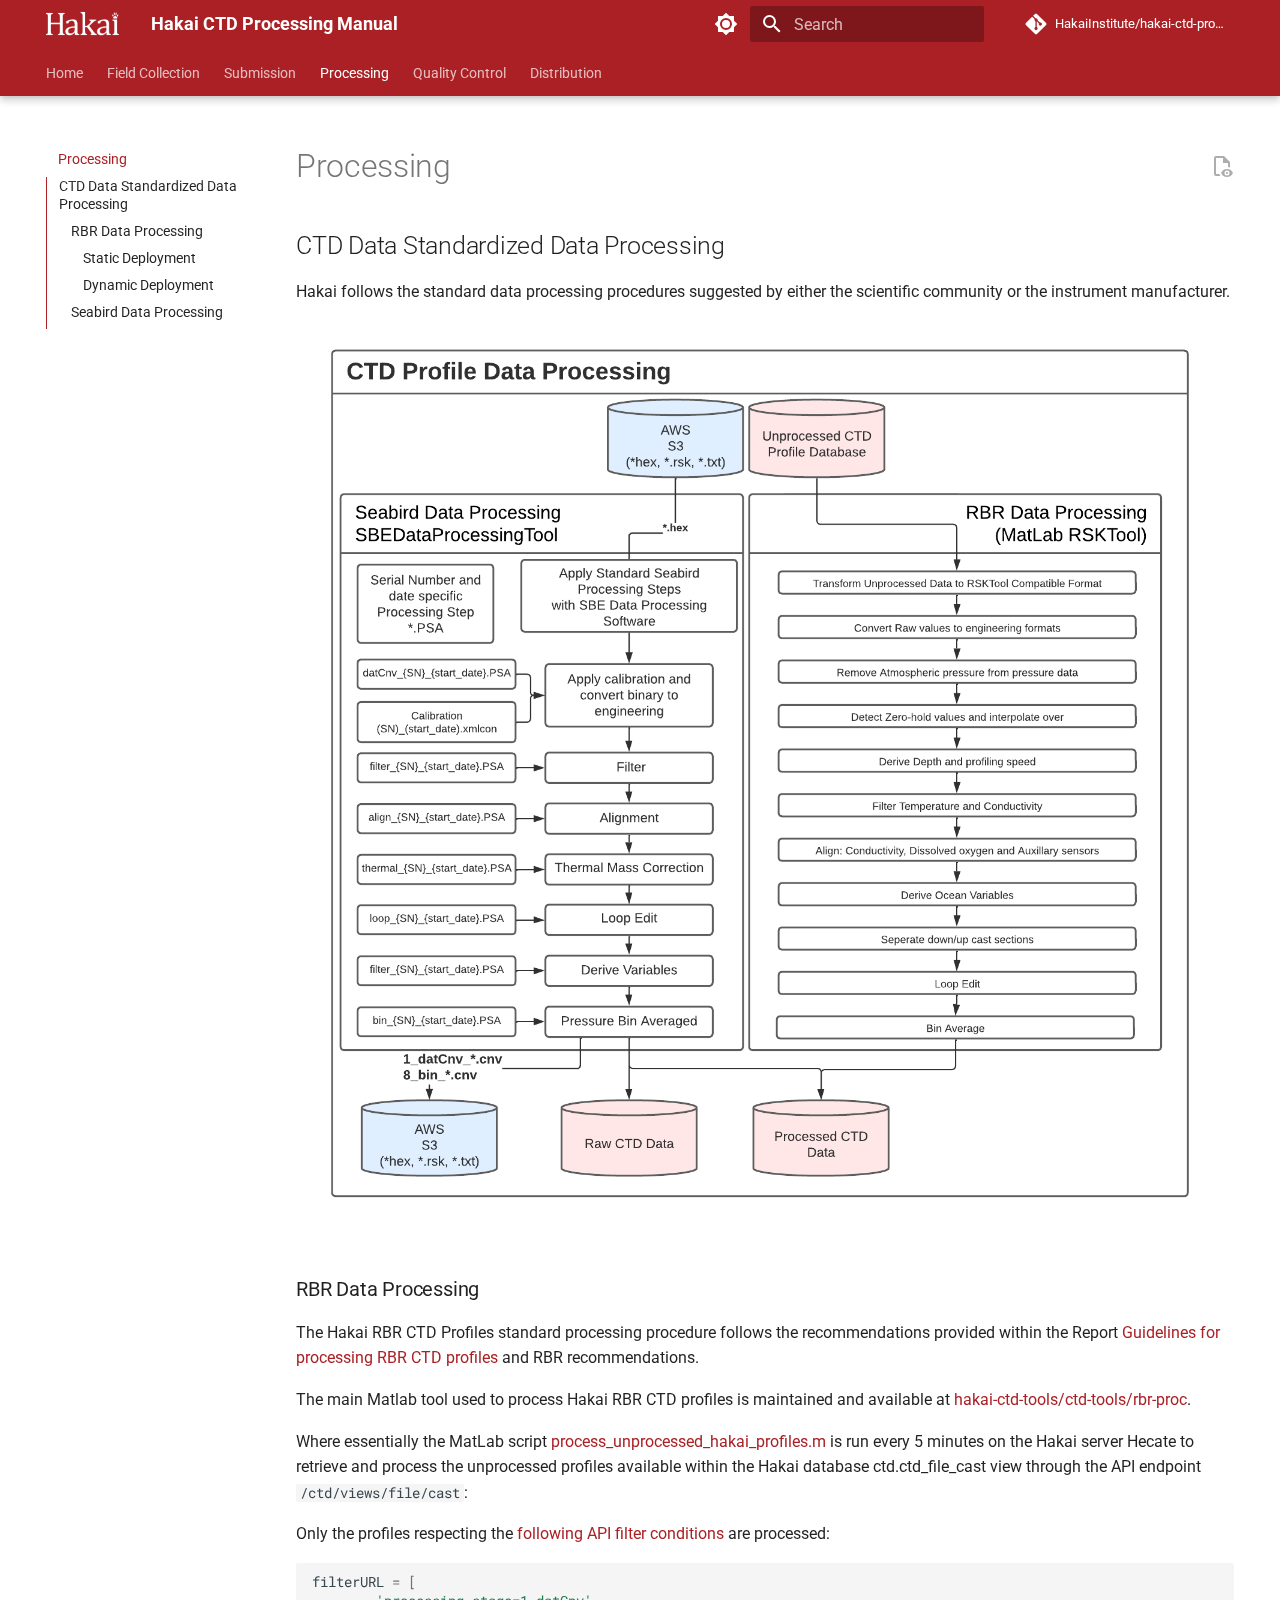
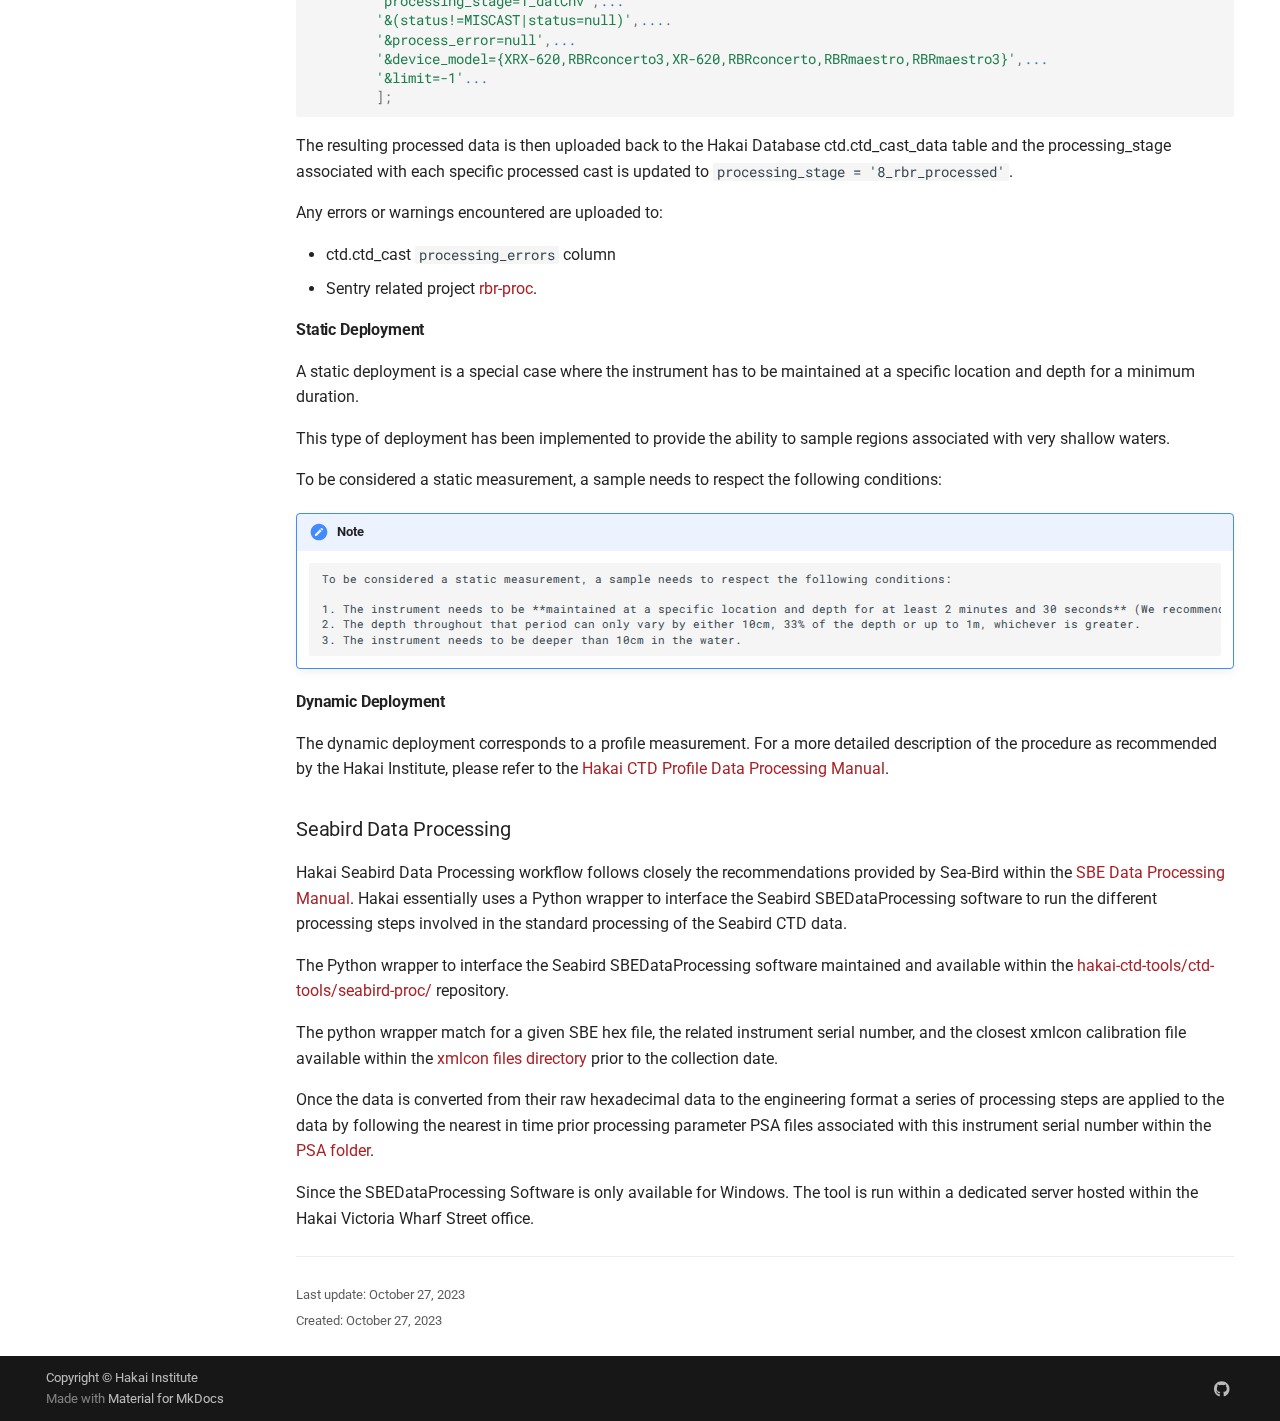
<file: 3-data-processing/index.html>
<!doctype html>
<html lang="en" class="no-js">
  <head>
    
      <meta charset="utf-8">
      <meta name="viewport" content="width=device-width,initial-scale=1">
      
        <meta name="description" content="CTD Processing Manual">
      
      
      
      
        <link rel="prev" href="../2-data-submission/">
      
      
        <link rel="next" href="../4-data-quality-control/">
      
      
      <link rel="icon" href="../assets/favicon.png">
      <meta name="generator" content="mkdocs-1.5.3, mkdocs-material-9.4.7">
    
    
      
        <title>Processing - Hakai CTD Processing Manual</title>
      
    
    
      <link rel="stylesheet" href="../assets/stylesheets/main.4b4a2bd9.min.css">
      
        
        <link rel="stylesheet" href="../assets/stylesheets/palette.356b1318.min.css">
      
      


    
    
      
    
    
      
        
        
        <link rel="preconnect" href="https://fonts.gstatic.com" crossorigin>
        <link rel="stylesheet" href="https://fonts.googleapis.com/css?family=Roboto:300,300i,400,400i,700,700i%7CRoboto+Mono:400,400i,700,700i&display=fallback">
        <style>:root{--md-text-font:"Roboto";--md-code-font:"Roboto Mono"}</style>
      
    
    
      <link rel="stylesheet" href="../assets/stylesheets/extra.css">
    
    <script>__md_scope=new URL("..",location),__md_hash=e=>[...e].reduce((e,_)=>(e<<5)-e+_.charCodeAt(0),0),__md_get=(e,_=localStorage,t=__md_scope)=>JSON.parse(_.getItem(t.pathname+"."+e)),__md_set=(e,_,t=localStorage,a=__md_scope)=>{try{t.setItem(a.pathname+"."+e,JSON.stringify(_))}catch(e){}}</script>
    
      

    
    
    
  </head>
  
  
    
    
      
    
    
    
    
    <body dir="ltr" data-md-color-scheme="custom" data-md-color-primary="anything" data-md-color-accent="pink">
  
    
    
      <script>var palette=__md_get("__palette");if(palette&&"object"==typeof palette.color)for(var key of Object.keys(palette.color))document.body.setAttribute("data-md-color-"+key,palette.color[key])</script>
    
    <input class="md-toggle" data-md-toggle="drawer" type="checkbox" id="__drawer" autocomplete="off">
    <input class="md-toggle" data-md-toggle="search" type="checkbox" id="__search" autocomplete="off">
    <label class="md-overlay" for="__drawer"></label>
    <div data-md-component="skip">
      
        
        <a href="#ctd-data-standardized-data-processing" class="md-skip">
          Skip to content
        </a>
      
    </div>
    <div data-md-component="announce">
      
    </div>
    
    
      

  

<header class="md-header md-header--shadow md-header--lifted" data-md-component="header">
  <nav class="md-header__inner md-grid" aria-label="Header">
    <a href=".." title="Hakai CTD Processing Manual" class="md-header__button md-logo" aria-label="Hakai CTD Processing Manual" data-md-component="logo">
      
  <img src="../assets/logo.png" alt="logo">

    </a>
    <label class="md-header__button md-icon" for="__drawer">
      
      <svg xmlns="http://www.w3.org/2000/svg" viewBox="0 0 24 24"><path d="M3 6h18v2H3V6m0 5h18v2H3v-2m0 5h18v2H3v-2Z"/></svg>
    </label>
    <div class="md-header__title" data-md-component="header-title">
      <div class="md-header__ellipsis">
        <div class="md-header__topic">
          <span class="md-ellipsis">
            Hakai CTD Processing Manual
          </span>
        </div>
        <div class="md-header__topic" data-md-component="header-topic">
          <span class="md-ellipsis">
            
              Processing
            
          </span>
        </div>
      </div>
    </div>
    
      
        <form class="md-header__option" data-md-component="palette">
  
    
    
    
    <input class="md-option" data-md-color-media="(prefers-color-scheme: light)" data-md-color-scheme="custom" data-md-color-primary="anything" data-md-color-accent="pink"  aria-label="Switch to dark mode"  type="radio" name="__palette" id="__palette_1">
    
      <label class="md-header__button md-icon" title="Switch to dark mode" for="__palette_2" hidden>
        <svg xmlns="http://www.w3.org/2000/svg" viewBox="0 0 24 24"><path d="M12 8a4 4 0 0 0-4 4 4 4 0 0 0 4 4 4 4 0 0 0 4-4 4 4 0 0 0-4-4m0 10a6 6 0 0 1-6-6 6 6 0 0 1 6-6 6 6 0 0 1 6 6 6 6 0 0 1-6 6m8-9.31V4h-4.69L12 .69 8.69 4H4v4.69L.69 12 4 15.31V20h4.69L12 23.31 15.31 20H20v-4.69L23.31 12 20 8.69Z"/></svg>
      </label>
    
  
    
    
    
    <input class="md-option" data-md-color-media="(prefers-color-scheme: dark)" data-md-color-scheme="slate" data-md-color-primary="anything" data-md-color-accent="pink"  aria-label="Switch to light mode"  type="radio" name="__palette" id="__palette_2">
    
      <label class="md-header__button md-icon" title="Switch to light mode" for="__palette_1" hidden>
        <svg xmlns="http://www.w3.org/2000/svg" viewBox="0 0 24 24"><path d="M12 18c-.89 0-1.74-.2-2.5-.55C11.56 16.5 13 14.42 13 12c0-2.42-1.44-4.5-3.5-5.45C10.26 6.2 11.11 6 12 6a6 6 0 0 1 6 6 6 6 0 0 1-6 6m8-9.31V4h-4.69L12 .69 8.69 4H4v4.69L.69 12 4 15.31V20h4.69L12 23.31 15.31 20H20v-4.69L23.31 12 20 8.69Z"/></svg>
      </label>
    
  
</form>
      
    
    
    
      <label class="md-header__button md-icon" for="__search">
        
        <svg xmlns="http://www.w3.org/2000/svg" viewBox="0 0 24 24"><path d="M9.5 3A6.5 6.5 0 0 1 16 9.5c0 1.61-.59 3.09-1.56 4.23l.27.27h.79l5 5-1.5 1.5-5-5v-.79l-.27-.27A6.516 6.516 0 0 1 9.5 16 6.5 6.5 0 0 1 3 9.5 6.5 6.5 0 0 1 9.5 3m0 2C7 5 5 7 5 9.5S7 14 9.5 14 14 12 14 9.5 12 5 9.5 5Z"/></svg>
      </label>
      <div class="md-search" data-md-component="search" role="dialog">
  <label class="md-search__overlay" for="__search"></label>
  <div class="md-search__inner" role="search">
    <form class="md-search__form" name="search">
      <input type="text" class="md-search__input" name="query" aria-label="Search" placeholder="Search" autocapitalize="off" autocorrect="off" autocomplete="off" spellcheck="false" data-md-component="search-query" required>
      <label class="md-search__icon md-icon" for="__search">
        
        <svg xmlns="http://www.w3.org/2000/svg" viewBox="0 0 24 24"><path d="M9.5 3A6.5 6.5 0 0 1 16 9.5c0 1.61-.59 3.09-1.56 4.23l.27.27h.79l5 5-1.5 1.5-5-5v-.79l-.27-.27A6.516 6.516 0 0 1 9.5 16 6.5 6.5 0 0 1 3 9.5 6.5 6.5 0 0 1 9.5 3m0 2C7 5 5 7 5 9.5S7 14 9.5 14 14 12 14 9.5 12 5 9.5 5Z"/></svg>
        
        <svg xmlns="http://www.w3.org/2000/svg" viewBox="0 0 24 24"><path d="M20 11v2H8l5.5 5.5-1.42 1.42L4.16 12l7.92-7.92L13.5 5.5 8 11h12Z"/></svg>
      </label>
      <nav class="md-search__options" aria-label="Search">
        
        <button type="reset" class="md-search__icon md-icon" title="Clear" aria-label="Clear" tabindex="-1">
          
          <svg xmlns="http://www.w3.org/2000/svg" viewBox="0 0 24 24"><path d="M19 6.41 17.59 5 12 10.59 6.41 5 5 6.41 10.59 12 5 17.59 6.41 19 12 13.41 17.59 19 19 17.59 13.41 12 19 6.41Z"/></svg>
        </button>
      </nav>
      
    </form>
    <div class="md-search__output">
      <div class="md-search__scrollwrap" data-md-scrollfix>
        <div class="md-search-result" data-md-component="search-result">
          <div class="md-search-result__meta">
            Initializing search
          </div>
          <ol class="md-search-result__list" role="presentation"></ol>
        </div>
      </div>
    </div>
  </div>
</div>
    
    
      <div class="md-header__source">
        <a href="https://github.com/HakaiInstitute/hakai-ctd-processing-manual" title="Go to repository" class="md-source" data-md-component="source">
  <div class="md-source__icon md-icon">
    
    <svg xmlns="http://www.w3.org/2000/svg" viewBox="0 0 448 512"><!--! Font Awesome Free 6.4.2 by @fontawesome - https://fontawesome.com License - https://fontawesome.com/license/free (Icons: CC BY 4.0, Fonts: SIL OFL 1.1, Code: MIT License) Copyright 2023 Fonticons, Inc.--><path d="M439.55 236.05 244 40.45a28.87 28.87 0 0 0-40.81 0l-40.66 40.63 51.52 51.52c27.06-9.14 52.68 16.77 43.39 43.68l49.66 49.66c34.23-11.8 61.18 31 35.47 56.69-26.49 26.49-70.21-2.87-56-37.34L240.22 199v121.85c25.3 12.54 22.26 41.85 9.08 55a34.34 34.34 0 0 1-48.55 0c-17.57-17.6-11.07-46.91 11.25-56v-123c-20.8-8.51-24.6-30.74-18.64-45L142.57 101 8.45 235.14a28.86 28.86 0 0 0 0 40.81l195.61 195.6a28.86 28.86 0 0 0 40.8 0l194.69-194.69a28.86 28.86 0 0 0 0-40.81z"/></svg>
  </div>
  <div class="md-source__repository">
    HakaiInstitute/hakai-ctd-processing-manual
  </div>
</a>
      </div>
    
  </nav>
  
    
      
<nav class="md-tabs" aria-label="Tabs" data-md-component="tabs">
  <div class="md-grid">
    <ul class="md-tabs__list">
      
        
  
  
  
    <li class="md-tabs__item">
      <a href=".." class="md-tabs__link">
        
  
    
  
  Home

      </a>
    </li>
  

      
        
  
  
  
    <li class="md-tabs__item">
      <a href="../1-field-data-collection/" class="md-tabs__link">
        
  
    
  
  Field Collection

      </a>
    </li>
  

      
        
  
  
  
    <li class="md-tabs__item">
      <a href="../2-data-submission/" class="md-tabs__link">
        
  
    
  
  Submission

      </a>
    </li>
  

      
        
  
  
    
  
  
    <li class="md-tabs__item md-tabs__item--active">
      <a href="./" class="md-tabs__link">
        
  
    
  
  Processing

      </a>
    </li>
  

      
        
  
  
  
    <li class="md-tabs__item">
      <a href="../4-data-quality-control/" class="md-tabs__link">
        
  
    
  
  Quality Control

      </a>
    </li>
  

      
        
  
  
  
    <li class="md-tabs__item">
      <a href="../5-data-distribution/" class="md-tabs__link">
        
  
    
  
  Distribution

      </a>
    </li>
  

      
    </ul>
  </div>
</nav>
    
  
</header>
    
    <div class="md-container" data-md-component="container">
      
      
        
      
      <main class="md-main" data-md-component="main">
        <div class="md-main__inner md-grid">
          
            
              
              <div class="md-sidebar md-sidebar--primary" data-md-component="sidebar" data-md-type="navigation" >
                <div class="md-sidebar__scrollwrap">
                  <div class="md-sidebar__inner">
                    


  


  

<nav class="md-nav md-nav--primary md-nav--lifted md-nav--integrated" aria-label="Navigation" data-md-level="0">
  <label class="md-nav__title" for="__drawer">
    <a href=".." title="Hakai CTD Processing Manual" class="md-nav__button md-logo" aria-label="Hakai CTD Processing Manual" data-md-component="logo">
      
  <img src="../assets/logo.png" alt="logo">

    </a>
    Hakai CTD Processing Manual
  </label>
  
    <div class="md-nav__source">
      <a href="https://github.com/HakaiInstitute/hakai-ctd-processing-manual" title="Go to repository" class="md-source" data-md-component="source">
  <div class="md-source__icon md-icon">
    
    <svg xmlns="http://www.w3.org/2000/svg" viewBox="0 0 448 512"><!--! Font Awesome Free 6.4.2 by @fontawesome - https://fontawesome.com License - https://fontawesome.com/license/free (Icons: CC BY 4.0, Fonts: SIL OFL 1.1, Code: MIT License) Copyright 2023 Fonticons, Inc.--><path d="M439.55 236.05 244 40.45a28.87 28.87 0 0 0-40.81 0l-40.66 40.63 51.52 51.52c27.06-9.14 52.68 16.77 43.39 43.68l49.66 49.66c34.23-11.8 61.18 31 35.47 56.69-26.49 26.49-70.21-2.87-56-37.34L240.22 199v121.85c25.3 12.54 22.26 41.85 9.08 55a34.34 34.34 0 0 1-48.55 0c-17.57-17.6-11.07-46.91 11.25-56v-123c-20.8-8.51-24.6-30.74-18.64-45L142.57 101 8.45 235.14a28.86 28.86 0 0 0 0 40.81l195.61 195.6a28.86 28.86 0 0 0 40.8 0l194.69-194.69a28.86 28.86 0 0 0 0-40.81z"/></svg>
  </div>
  <div class="md-source__repository">
    HakaiInstitute/hakai-ctd-processing-manual
  </div>
</a>
    </div>
  
  <ul class="md-nav__list" data-md-scrollfix>
    
      
      
  
  
  
    <li class="md-nav__item">
      <a href=".." class="md-nav__link">
        
  
  <span class="md-ellipsis">
    Home
  </span>
  

      </a>
    </li>
  

    
      
      
  
  
  
    <li class="md-nav__item">
      <a href="../1-field-data-collection/" class="md-nav__link">
        
  
  <span class="md-ellipsis">
    Field Collection
  </span>
  

      </a>
    </li>
  

    
      
      
  
  
  
    <li class="md-nav__item">
      <a href="../2-data-submission/" class="md-nav__link">
        
  
  <span class="md-ellipsis">
    Submission
  </span>
  

      </a>
    </li>
  

    
      
      
  
  
    
  
  
    <li class="md-nav__item md-nav__item--active">
      
      <input class="md-nav__toggle md-toggle" type="checkbox" id="__toc">
      
      
      
        <label class="md-nav__link md-nav__link--active" for="__toc">
          
  
  <span class="md-ellipsis">
    Processing
  </span>
  

          <span class="md-nav__icon md-icon"></span>
        </label>
      
      <a href="./" class="md-nav__link md-nav__link--active">
        
  
  <span class="md-ellipsis">
    Processing
  </span>
  

      </a>
      
        

<nav class="md-nav md-nav--secondary" aria-label="Table of contents">
  
  
  
  
    <label class="md-nav__title" for="__toc">
      <span class="md-nav__icon md-icon"></span>
      Table of contents
    </label>
    <ul class="md-nav__list" data-md-component="toc" data-md-scrollfix>
      
        <li class="md-nav__item">
  <a href="#ctd-data-standardized-data-processing" class="md-nav__link">
    CTD Data Standardized Data Processing
  </a>
  
    <nav class="md-nav" aria-label="CTD Data Standardized Data Processing">
      <ul class="md-nav__list">
        
          <li class="md-nav__item">
  <a href="#rbr-data-processing" class="md-nav__link">
    RBR Data Processing
  </a>
  
    <nav class="md-nav" aria-label="RBR Data Processing">
      <ul class="md-nav__list">
        
          <li class="md-nav__item">
  <a href="#static-deployment" class="md-nav__link">
    Static Deployment
  </a>
  
</li>
        
          <li class="md-nav__item">
  <a href="#dynamic-deployment" class="md-nav__link">
    Dynamic Deployment
  </a>
  
</li>
        
      </ul>
    </nav>
  
</li>
        
          <li class="md-nav__item">
  <a href="#seabird-data-processing" class="md-nav__link">
    Seabird Data Processing
  </a>
  
</li>
        
      </ul>
    </nav>
  
</li>
      
    </ul>
  
</nav>
      
    </li>
  

    
      
      
  
  
  
    <li class="md-nav__item">
      <a href="../4-data-quality-control/" class="md-nav__link">
        
  
  <span class="md-ellipsis">
    Quality Control
  </span>
  

      </a>
    </li>
  

    
      
      
  
  
  
    <li class="md-nav__item">
      <a href="../5-data-distribution/" class="md-nav__link">
        
  
  <span class="md-ellipsis">
    Distribution
  </span>
  

      </a>
    </li>
  

    
  </ul>
</nav>
                  </div>
                </div>
              </div>
            
            
          
          
            <div class="md-content" data-md-component="content">
              <article class="md-content__inner md-typeset">
                
                  

  
  
    
      
    
    <a href="https://github.com/HakaiInstitute/hakai-ctd-processing-manual/tree/main/docs/3-data-processing.md" title="View source of this page" class="md-content__button md-icon">
      
      <svg xmlns="http://www.w3.org/2000/svg" viewBox="0 0 24 24"><path d="M17 18c.56 0 1 .44 1 1s-.44 1-1 1-1-.44-1-1 .44-1 1-1m0-3c-2.73 0-5.06 1.66-6 4 .94 2.34 3.27 4 6 4s5.06-1.66 6-4c-.94-2.34-3.27-4-6-4m0 6.5a2.5 2.5 0 0 1-2.5-2.5 2.5 2.5 0 0 1 2.5-2.5 2.5 2.5 0 0 1 2.5 2.5 2.5 2.5 0 0 1-2.5 2.5M9.27 20H6V4h7v5h5v4.07c.7.08 1.36.25 2 .49V8l-6-6H6a2 2 0 0 0-2 2v16a2 2 0 0 0 2 2h4.5a8.15 8.15 0 0 1-1.23-2Z"/></svg>
    </a>
  


  <h1>Processing</h1>

<h2 id="ctd-data-standardized-data-processing">CTD Data Standardized Data Processing</h2>
<p>Hakai follows the standard data processing procedures suggested by either the scientific community or the instrument manufacturer.</p>
<p><img alt="data processing " src="../assets/figures/Hakai-ctd-processing-workflow-figure-3-processing.png" /></p>
<h3 id="rbr-data-processing">RBR Data Processing</h3>
<p>The Hakai RBR CTD Profiles standard processing procedure follows the recommendations provided within the Report <a href="https://waves-vagues.dfo-mpo.gc.ca/library-bibliotheque/40578112.pdf">Guidelines for processing RBR CTD profiles</a> and RBR recommendations.</p>
<!-- markdown-link-check-disable -->
<p>The main Matlab tool used to process Hakai RBR CTD profiles is maintained and available at <a href="https://github.com/HakaiInstitute/hakai-ctd-tools/tree/master/rbr-proc">hakai-ctd-tools/ctd-tools/rbr-proc</a>.</p>
<p>Where essentially the MatLab script <a href="https://github.com/HakaiInstitute/hakai-ctd-tools/blob/master/rbr-proc/process_unprocessed_hakai_profiles.m">process_unprocessed_hakai_profiles.m</a> is run every 5 minutes on the Hakai server Hecate to retrieve and process the unprocessed profiles available within the Hakai database ctd.ctd_file_cast view through the API endpoint <code>/ctd/views/file/cast</code>:</p>
<p>Only the profiles respecting the <a href="https://github.com/HakaiInstitute/hakai-ctd-tools/blob/0a86a152c53e5458313c498f961267248f6a492b/rbr-proc/process_unprocessed_hakai_profiles.m#L96">following API filter conditions</a> are processed:</p>
<!-- markdown-link-check-enable -->

<div class="highlight"><pre><span></span><code><span class="n">filterURL</span><span class="w"> </span><span class="p">=</span><span class="w"> </span><span class="p">[</span>
<span class="w">        </span><span class="s">&#39;processing_stage=1_datCnv&#39;</span><span class="p">,</span><span class="k">...</span>
<span class="w">        </span><span class="s">&#39;&amp;(status!=MISCAST|status=null)&#39;</span><span class="p">,</span><span class="k">...</span><span class="c">.</span>
<span class="w">        </span><span class="s">&#39;&amp;process_error=null&#39;</span><span class="p">,</span><span class="k">...</span>
<span class="w">        </span><span class="s">&#39;&amp;device_model={XRX-620,RBRconcerto3,XR-620,RBRconcerto,RBRmaestro,RBRmaestro3}&#39;</span><span class="p">,</span><span class="k">...</span>
<span class="w">        </span><span class="s">&#39;&amp;limit=-1&#39;</span><span class="k">...</span>
<span class="w">        </span><span class="p">];</span>
</code></pre></div>
<p>The resulting processed data is then uploaded back to the Hakai Database ctd.ctd_cast_data table and the processing_stage associated with each specific processed cast is updated to <code>processing_stage = '8_rbr_processed'</code>.</p>
<p>Any errors or warnings encountered are uploaded to:</p>
<ul>
<li>ctd.ctd_cast <code>processing_errors</code> column</li>
<li>Sentry related project <a href="https://sentry.io/organizations/hakai-institute/projects/rbr-proc/?project=282260">rbr-proc</a>.</li>
</ul>
<h4 id="static-deployment">Static Deployment</h4>
<p>A static deployment is a special case where the instrument has to be maintained at a specific location and depth for a minimum duration.</p>
<p>This type of deployment has been implemented to provide the ability to sample regions associated with very shallow waters.</p>
<p>To be considered a static measurement, a sample needs to respect the following conditions:</p>
<div class="admonition note">
<p class="admonition-title">Note</p>
<pre><code>To be considered a static measurement, a sample needs to respect the following conditions:

1. The instrument needs to be **maintained at a specific location and depth for at least 2 minutes and 30 seconds** (We recommend leaving the instrument for at least 3 minutes).
2. The depth throughout that period can only vary by either 10cm, 33% of the depth or up to 1m, whichever is greater.
3. The instrument needs to be deeper than 10cm in the water.
</code></pre>
</div>
<h4 id="dynamic-deployment">Dynamic Deployment</h4>
<p>The dynamic deployment corresponds to a profile measurement. For a more detailed description of the procedure as recommended by the Hakai Institute, please refer to the <a href="https://docs.google.com/document/d/1ARnOcHvuxj4usH8uhaMJyEGsSERe2cTW4V0jl5DUO00/edit?usp=sharing">Hakai CTD Profile Data Processing Manual</a>.</p>
<h3 id="seabird-data-processing">Seabird Data Processing</h3>
<p>Hakai Seabird Data Processing workflow follows closely the recommendations provided by Sea-Bird within the <a href="https://www.seabird.com/asset-get.download.jsa?code=251446">SBE Data Processing Manual</a>. Hakai essentially uses a Python wrapper to interface the Seabird SBEDataProcessing software to run the different processing steps involved in the standard processing of the Seabird CTD data.</p>
<!-- markdown-link-check-disable -->
<p>The Python wrapper to interface the Seabird SBEDataProcessing software maintained and available within the <a href="https://github.com/HakaiInstitute/hakai-ctd-tools/tree/master/seabird-proc">hakai-ctd-tools/ctd-tools/seabird-proc/</a> repository.</p>
<p>The python wrapper match for a given SBE hex file, the related instrument serial number, and the closest xmlcon calibration file available within the <a href="https://github.com/HakaiInstitute/hakai-ctd-tools/tree/master/seabird-proc/xmlcon">xmlcon files directory</a> prior to the collection date.</p>
<p>Once the data is converted from their raw hexadecimal data to the engineering format a series of processing steps are applied to the data by following the nearest in time prior processing parameter PSA files associated with this instrument serial number within the <a href="https://github.com/HakaiInstitute/hakai-ctd-tools/tree/master/seabird-proc/psa">PSA folder</a>.</p>
<!-- markdown-link-check-enable -->

<p>Since the SBEDataProcessing Software is only available for Windows. The tool is run within a dedicated server hosted within the Hakai Victoria Wharf Street office.</p>

  <hr>
<div class="md-source-file">
  <small>
    
      Last update:
      <span class="git-revision-date-localized-plugin git-revision-date-localized-plugin-date">October 27, 2023</span>
      
        <br>
        Created:
        <span class="git-revision-date-localized-plugin git-revision-date-localized-plugin-date">October 27, 2023</span>
      
    
  </small>
</div>





                
              </article>
            </div>
          
          
        </div>
        
          <button type="button" class="md-top md-icon" data-md-component="top" hidden>
  
  <svg xmlns="http://www.w3.org/2000/svg" viewBox="0 0 24 24"><path d="M13 20h-2V8l-5.5 5.5-1.42-1.42L12 4.16l7.92 7.92-1.42 1.42L13 8v12Z"/></svg>
  Back to top
</button>
        
      </main>
      
        <footer class="md-footer">
  
  <div class="md-footer-meta md-typeset">
    <div class="md-footer-meta__inner md-grid">
      <div class="md-copyright">
  
    <div class="md-copyright__highlight">
      Copyright &copy; Hakai Institute
    </div>
  
  
    Made with
    <a href="https://squidfunk.github.io/mkdocs-material/" target="_blank" rel="noopener">
      Material for MkDocs
    </a>
  
</div>
      
        <div class="md-social">
  
    
    
    
    
      
      
    
    <a href="https://github.com/HakaiInstitute/hakai-ctd-processing-manual" target="_blank" rel="noopener" title="github.com" class="md-social__link">
      <svg xmlns="http://www.w3.org/2000/svg" viewBox="0 0 496 512"><!--! Font Awesome Free 6.4.2 by @fontawesome - https://fontawesome.com License - https://fontawesome.com/license/free (Icons: CC BY 4.0, Fonts: SIL OFL 1.1, Code: MIT License) Copyright 2023 Fonticons, Inc.--><path d="M165.9 397.4c0 2-2.3 3.6-5.2 3.6-3.3.3-5.6-1.3-5.6-3.6 0-2 2.3-3.6 5.2-3.6 3-.3 5.6 1.3 5.6 3.6zm-31.1-4.5c-.7 2 1.3 4.3 4.3 4.9 2.6 1 5.6 0 6.2-2s-1.3-4.3-4.3-5.2c-2.6-.7-5.5.3-6.2 2.3zm44.2-1.7c-2.9.7-4.9 2.6-4.6 4.9.3 2 2.9 3.3 5.9 2.6 2.9-.7 4.9-2.6 4.6-4.6-.3-1.9-3-3.2-5.9-2.9zM244.8 8C106.1 8 0 113.3 0 252c0 110.9 69.8 205.8 169.5 239.2 12.8 2.3 17.3-5.6 17.3-12.1 0-6.2-.3-40.4-.3-61.4 0 0-70 15-84.7-29.8 0 0-11.4-29.1-27.8-36.6 0 0-22.9-15.7 1.6-15.4 0 0 24.9 2 38.6 25.8 21.9 38.6 58.6 27.5 72.9 20.9 2.3-16 8.8-27.1 16-33.7-55.9-6.2-112.3-14.3-112.3-110.5 0-27.5 7.6-41.3 23.6-58.9-2.6-6.5-11.1-33.3 2.6-67.9 20.9-6.5 69 27 69 27 20-5.6 41.5-8.5 62.8-8.5s42.8 2.9 62.8 8.5c0 0 48.1-33.6 69-27 13.7 34.7 5.2 61.4 2.6 67.9 16 17.7 25.8 31.5 25.8 58.9 0 96.5-58.9 104.2-114.8 110.5 9.2 7.9 17 22.9 17 46.4 0 33.7-.3 75.4-.3 83.6 0 6.5 4.6 14.4 17.3 12.1C428.2 457.8 496 362.9 496 252 496 113.3 383.5 8 244.8 8zM97.2 352.9c-1.3 1-1 3.3.7 5.2 1.6 1.6 3.9 2.3 5.2 1 1.3-1 1-3.3-.7-5.2-1.6-1.6-3.9-2.3-5.2-1zm-10.8-8.1c-.7 1.3.3 2.9 2.3 3.9 1.6 1 3.6.7 4.3-.7.7-1.3-.3-2.9-2.3-3.9-2-.6-3.6-.3-4.3.7zm32.4 35.6c-1.6 1.3-1 4.3 1.3 6.2 2.3 2.3 5.2 2.6 6.5 1 1.3-1.3.7-4.3-1.3-6.2-2.2-2.3-5.2-2.6-6.5-1zm-11.4-14.7c-1.6 1-1.6 3.6 0 5.9 1.6 2.3 4.3 3.3 5.6 2.3 1.6-1.3 1.6-3.9 0-6.2-1.4-2.3-4-3.3-5.6-2z"/></svg>
    </a>
  
</div>
      
    </div>
  </div>
</footer>
      
    </div>
    <div class="md-dialog" data-md-component="dialog">
      <div class="md-dialog__inner md-typeset"></div>
    </div>
    
    
    <script id="__config" type="application/json">{"base": "..", "features": ["navigation.tracking", "navigation.expand", "navigation.tabs", "navigation.tabs.sticky", "navigation.expand", "toc.follow", "toc.integrate", "navigation.top", "content.action.view"], "search": "../assets/javascripts/workers/search.f886a092.min.js", "translations": {"clipboard.copied": "Copied to clipboard", "clipboard.copy": "Copy to clipboard", "search.result.more.one": "1 more on this page", "search.result.more.other": "# more on this page", "search.result.none": "No matching documents", "search.result.one": "1 matching document", "search.result.other": "# matching documents", "search.result.placeholder": "Type to start searching", "search.result.term.missing": "Missing", "select.version": "Select version"}}</script>
    
    
      <script src="../assets/javascripts/bundle.aecac24b.min.js"></script>
      
    
  </body>
</html>
</file>
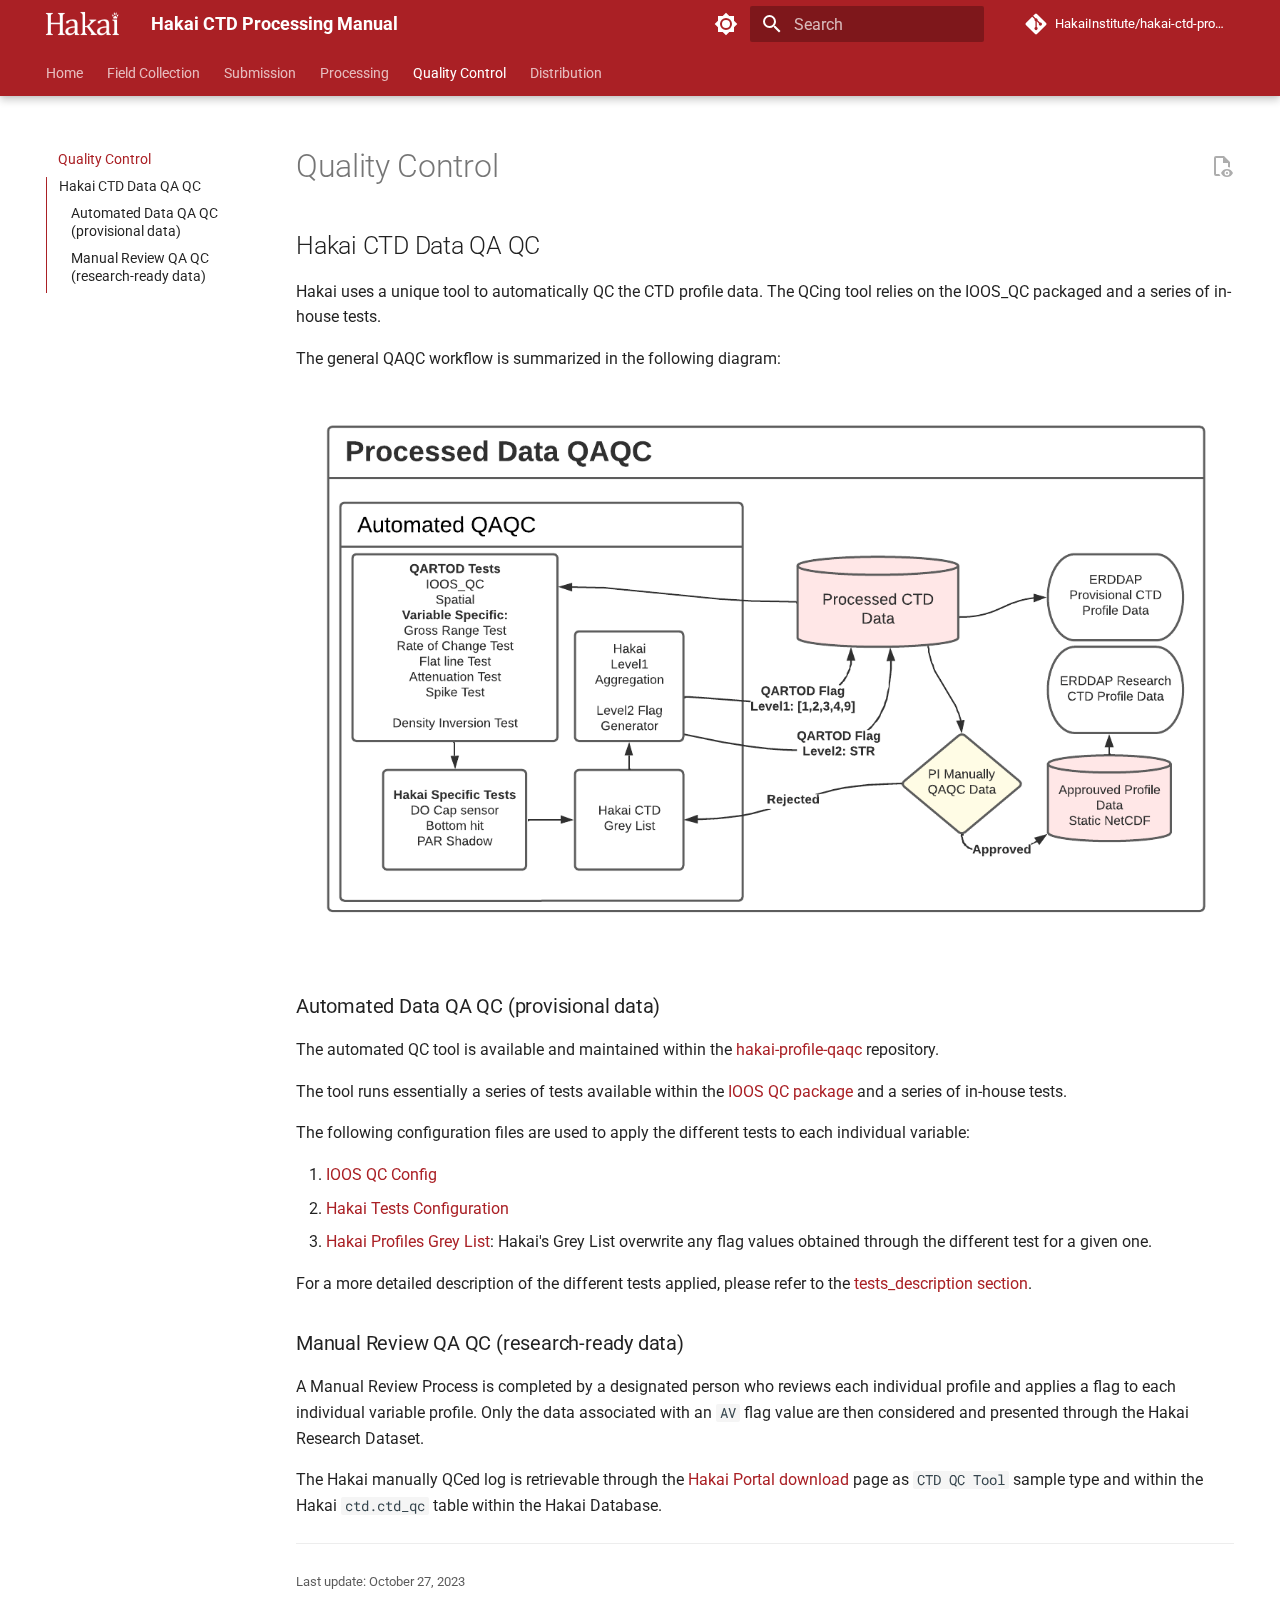
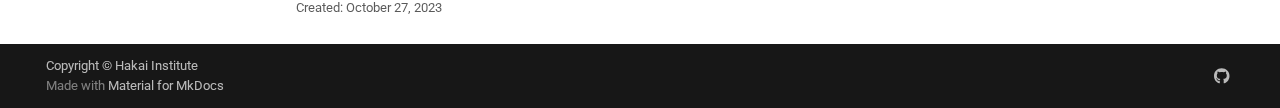
<file: 4-data-quality-control/index.html>
<!doctype html>
<html lang="en" class="no-js">
  <head>
    
      <meta charset="utf-8">
      <meta name="viewport" content="width=device-width,initial-scale=1">
      
        <meta name="description" content="CTD Processing Manual">
      
      
      
      
        <link rel="prev" href="../3-data-processing/">
      
      
        <link rel="next" href="../5-data-distribution/">
      
      
      <link rel="icon" href="../assets/favicon.png">
      <meta name="generator" content="mkdocs-1.5.3, mkdocs-material-9.4.7">
    
    
      
        <title>Quality Control - Hakai CTD Processing Manual</title>
      
    
    
      <link rel="stylesheet" href="../assets/stylesheets/main.4b4a2bd9.min.css">
      
        
        <link rel="stylesheet" href="../assets/stylesheets/palette.356b1318.min.css">
      
      


    
    
      
    
    
      
        
        
        <link rel="preconnect" href="https://fonts.gstatic.com" crossorigin>
        <link rel="stylesheet" href="https://fonts.googleapis.com/css?family=Roboto:300,300i,400,400i,700,700i%7CRoboto+Mono:400,400i,700,700i&display=fallback">
        <style>:root{--md-text-font:"Roboto";--md-code-font:"Roboto Mono"}</style>
      
    
    
      <link rel="stylesheet" href="../assets/stylesheets/extra.css">
    
    <script>__md_scope=new URL("..",location),__md_hash=e=>[...e].reduce((e,_)=>(e<<5)-e+_.charCodeAt(0),0),__md_get=(e,_=localStorage,t=__md_scope)=>JSON.parse(_.getItem(t.pathname+"."+e)),__md_set=(e,_,t=localStorage,a=__md_scope)=>{try{t.setItem(a.pathname+"."+e,JSON.stringify(_))}catch(e){}}</script>
    
      

    
    
    
  </head>
  
  
    
    
      
    
    
    
    
    <body dir="ltr" data-md-color-scheme="custom" data-md-color-primary="anything" data-md-color-accent="pink">
  
    
    
      <script>var palette=__md_get("__palette");if(palette&&"object"==typeof palette.color)for(var key of Object.keys(palette.color))document.body.setAttribute("data-md-color-"+key,palette.color[key])</script>
    
    <input class="md-toggle" data-md-toggle="drawer" type="checkbox" id="__drawer" autocomplete="off">
    <input class="md-toggle" data-md-toggle="search" type="checkbox" id="__search" autocomplete="off">
    <label class="md-overlay" for="__drawer"></label>
    <div data-md-component="skip">
      
        
        <a href="#hakai-ctd-data-qa-qc" class="md-skip">
          Skip to content
        </a>
      
    </div>
    <div data-md-component="announce">
      
    </div>
    
    
      

  

<header class="md-header md-header--shadow md-header--lifted" data-md-component="header">
  <nav class="md-header__inner md-grid" aria-label="Header">
    <a href=".." title="Hakai CTD Processing Manual" class="md-header__button md-logo" aria-label="Hakai CTD Processing Manual" data-md-component="logo">
      
  <img src="../assets/logo.png" alt="logo">

    </a>
    <label class="md-header__button md-icon" for="__drawer">
      
      <svg xmlns="http://www.w3.org/2000/svg" viewBox="0 0 24 24"><path d="M3 6h18v2H3V6m0 5h18v2H3v-2m0 5h18v2H3v-2Z"/></svg>
    </label>
    <div class="md-header__title" data-md-component="header-title">
      <div class="md-header__ellipsis">
        <div class="md-header__topic">
          <span class="md-ellipsis">
            Hakai CTD Processing Manual
          </span>
        </div>
        <div class="md-header__topic" data-md-component="header-topic">
          <span class="md-ellipsis">
            
              Quality Control
            
          </span>
        </div>
      </div>
    </div>
    
      
        <form class="md-header__option" data-md-component="palette">
  
    
    
    
    <input class="md-option" data-md-color-media="(prefers-color-scheme: light)" data-md-color-scheme="custom" data-md-color-primary="anything" data-md-color-accent="pink"  aria-label="Switch to dark mode"  type="radio" name="__palette" id="__palette_1">
    
      <label class="md-header__button md-icon" title="Switch to dark mode" for="__palette_2" hidden>
        <svg xmlns="http://www.w3.org/2000/svg" viewBox="0 0 24 24"><path d="M12 8a4 4 0 0 0-4 4 4 4 0 0 0 4 4 4 4 0 0 0 4-4 4 4 0 0 0-4-4m0 10a6 6 0 0 1-6-6 6 6 0 0 1 6-6 6 6 0 0 1 6 6 6 6 0 0 1-6 6m8-9.31V4h-4.69L12 .69 8.69 4H4v4.69L.69 12 4 15.31V20h4.69L12 23.31 15.31 20H20v-4.69L23.31 12 20 8.69Z"/></svg>
      </label>
    
  
    
    
    
    <input class="md-option" data-md-color-media="(prefers-color-scheme: dark)" data-md-color-scheme="slate" data-md-color-primary="anything" data-md-color-accent="pink"  aria-label="Switch to light mode"  type="radio" name="__palette" id="__palette_2">
    
      <label class="md-header__button md-icon" title="Switch to light mode" for="__palette_1" hidden>
        <svg xmlns="http://www.w3.org/2000/svg" viewBox="0 0 24 24"><path d="M12 18c-.89 0-1.74-.2-2.5-.55C11.56 16.5 13 14.42 13 12c0-2.42-1.44-4.5-3.5-5.45C10.26 6.2 11.11 6 12 6a6 6 0 0 1 6 6 6 6 0 0 1-6 6m8-9.31V4h-4.69L12 .69 8.69 4H4v4.69L.69 12 4 15.31V20h4.69L12 23.31 15.31 20H20v-4.69L23.31 12 20 8.69Z"/></svg>
      </label>
    
  
</form>
      
    
    
    
      <label class="md-header__button md-icon" for="__search">
        
        <svg xmlns="http://www.w3.org/2000/svg" viewBox="0 0 24 24"><path d="M9.5 3A6.5 6.5 0 0 1 16 9.5c0 1.61-.59 3.09-1.56 4.23l.27.27h.79l5 5-1.5 1.5-5-5v-.79l-.27-.27A6.516 6.516 0 0 1 9.5 16 6.5 6.5 0 0 1 3 9.5 6.5 6.5 0 0 1 9.5 3m0 2C7 5 5 7 5 9.5S7 14 9.5 14 14 12 14 9.5 12 5 9.5 5Z"/></svg>
      </label>
      <div class="md-search" data-md-component="search" role="dialog">
  <label class="md-search__overlay" for="__search"></label>
  <div class="md-search__inner" role="search">
    <form class="md-search__form" name="search">
      <input type="text" class="md-search__input" name="query" aria-label="Search" placeholder="Search" autocapitalize="off" autocorrect="off" autocomplete="off" spellcheck="false" data-md-component="search-query" required>
      <label class="md-search__icon md-icon" for="__search">
        
        <svg xmlns="http://www.w3.org/2000/svg" viewBox="0 0 24 24"><path d="M9.5 3A6.5 6.5 0 0 1 16 9.5c0 1.61-.59 3.09-1.56 4.23l.27.27h.79l5 5-1.5 1.5-5-5v-.79l-.27-.27A6.516 6.516 0 0 1 9.5 16 6.5 6.5 0 0 1 3 9.5 6.5 6.5 0 0 1 9.5 3m0 2C7 5 5 7 5 9.5S7 14 9.5 14 14 12 14 9.5 12 5 9.5 5Z"/></svg>
        
        <svg xmlns="http://www.w3.org/2000/svg" viewBox="0 0 24 24"><path d="M20 11v2H8l5.5 5.5-1.42 1.42L4.16 12l7.92-7.92L13.5 5.5 8 11h12Z"/></svg>
      </label>
      <nav class="md-search__options" aria-label="Search">
        
        <button type="reset" class="md-search__icon md-icon" title="Clear" aria-label="Clear" tabindex="-1">
          
          <svg xmlns="http://www.w3.org/2000/svg" viewBox="0 0 24 24"><path d="M19 6.41 17.59 5 12 10.59 6.41 5 5 6.41 10.59 12 5 17.59 6.41 19 12 13.41 17.59 19 19 17.59 13.41 12 19 6.41Z"/></svg>
        </button>
      </nav>
      
    </form>
    <div class="md-search__output">
      <div class="md-search__scrollwrap" data-md-scrollfix>
        <div class="md-search-result" data-md-component="search-result">
          <div class="md-search-result__meta">
            Initializing search
          </div>
          <ol class="md-search-result__list" role="presentation"></ol>
        </div>
      </div>
    </div>
  </div>
</div>
    
    
      <div class="md-header__source">
        <a href="https://github.com/HakaiInstitute/hakai-ctd-processing-manual" title="Go to repository" class="md-source" data-md-component="source">
  <div class="md-source__icon md-icon">
    
    <svg xmlns="http://www.w3.org/2000/svg" viewBox="0 0 448 512"><!--! Font Awesome Free 6.4.2 by @fontawesome - https://fontawesome.com License - https://fontawesome.com/license/free (Icons: CC BY 4.0, Fonts: SIL OFL 1.1, Code: MIT License) Copyright 2023 Fonticons, Inc.--><path d="M439.55 236.05 244 40.45a28.87 28.87 0 0 0-40.81 0l-40.66 40.63 51.52 51.52c27.06-9.14 52.68 16.77 43.39 43.68l49.66 49.66c34.23-11.8 61.18 31 35.47 56.69-26.49 26.49-70.21-2.87-56-37.34L240.22 199v121.85c25.3 12.54 22.26 41.85 9.08 55a34.34 34.34 0 0 1-48.55 0c-17.57-17.6-11.07-46.91 11.25-56v-123c-20.8-8.51-24.6-30.74-18.64-45L142.57 101 8.45 235.14a28.86 28.86 0 0 0 0 40.81l195.61 195.6a28.86 28.86 0 0 0 40.8 0l194.69-194.69a28.86 28.86 0 0 0 0-40.81z"/></svg>
  </div>
  <div class="md-source__repository">
    HakaiInstitute/hakai-ctd-processing-manual
  </div>
</a>
      </div>
    
  </nav>
  
    
      
<nav class="md-tabs" aria-label="Tabs" data-md-component="tabs">
  <div class="md-grid">
    <ul class="md-tabs__list">
      
        
  
  
  
    <li class="md-tabs__item">
      <a href=".." class="md-tabs__link">
        
  
    
  
  Home

      </a>
    </li>
  

      
        
  
  
  
    <li class="md-tabs__item">
      <a href="../1-field-data-collection/" class="md-tabs__link">
        
  
    
  
  Field Collection

      </a>
    </li>
  

      
        
  
  
  
    <li class="md-tabs__item">
      <a href="../2-data-submission/" class="md-tabs__link">
        
  
    
  
  Submission

      </a>
    </li>
  

      
        
  
  
  
    <li class="md-tabs__item">
      <a href="../3-data-processing/" class="md-tabs__link">
        
  
    
  
  Processing

      </a>
    </li>
  

      
        
  
  
    
  
  
    <li class="md-tabs__item md-tabs__item--active">
      <a href="./" class="md-tabs__link">
        
  
    
  
  Quality Control

      </a>
    </li>
  

      
        
  
  
  
    <li class="md-tabs__item">
      <a href="../5-data-distribution/" class="md-tabs__link">
        
  
    
  
  Distribution

      </a>
    </li>
  

      
    </ul>
  </div>
</nav>
    
  
</header>
    
    <div class="md-container" data-md-component="container">
      
      
        
      
      <main class="md-main" data-md-component="main">
        <div class="md-main__inner md-grid">
          
            
              
              <div class="md-sidebar md-sidebar--primary" data-md-component="sidebar" data-md-type="navigation" >
                <div class="md-sidebar__scrollwrap">
                  <div class="md-sidebar__inner">
                    


  


  

<nav class="md-nav md-nav--primary md-nav--lifted md-nav--integrated" aria-label="Navigation" data-md-level="0">
  <label class="md-nav__title" for="__drawer">
    <a href=".." title="Hakai CTD Processing Manual" class="md-nav__button md-logo" aria-label="Hakai CTD Processing Manual" data-md-component="logo">
      
  <img src="../assets/logo.png" alt="logo">

    </a>
    Hakai CTD Processing Manual
  </label>
  
    <div class="md-nav__source">
      <a href="https://github.com/HakaiInstitute/hakai-ctd-processing-manual" title="Go to repository" class="md-source" data-md-component="source">
  <div class="md-source__icon md-icon">
    
    <svg xmlns="http://www.w3.org/2000/svg" viewBox="0 0 448 512"><!--! Font Awesome Free 6.4.2 by @fontawesome - https://fontawesome.com License - https://fontawesome.com/license/free (Icons: CC BY 4.0, Fonts: SIL OFL 1.1, Code: MIT License) Copyright 2023 Fonticons, Inc.--><path d="M439.55 236.05 244 40.45a28.87 28.87 0 0 0-40.81 0l-40.66 40.63 51.52 51.52c27.06-9.14 52.68 16.77 43.39 43.68l49.66 49.66c34.23-11.8 61.18 31 35.47 56.69-26.49 26.49-70.21-2.87-56-37.34L240.22 199v121.85c25.3 12.54 22.26 41.85 9.08 55a34.34 34.34 0 0 1-48.55 0c-17.57-17.6-11.07-46.91 11.25-56v-123c-20.8-8.51-24.6-30.74-18.64-45L142.57 101 8.45 235.14a28.86 28.86 0 0 0 0 40.81l195.61 195.6a28.86 28.86 0 0 0 40.8 0l194.69-194.69a28.86 28.86 0 0 0 0-40.81z"/></svg>
  </div>
  <div class="md-source__repository">
    HakaiInstitute/hakai-ctd-processing-manual
  </div>
</a>
    </div>
  
  <ul class="md-nav__list" data-md-scrollfix>
    
      
      
  
  
  
    <li class="md-nav__item">
      <a href=".." class="md-nav__link">
        
  
  <span class="md-ellipsis">
    Home
  </span>
  

      </a>
    </li>
  

    
      
      
  
  
  
    <li class="md-nav__item">
      <a href="../1-field-data-collection/" class="md-nav__link">
        
  
  <span class="md-ellipsis">
    Field Collection
  </span>
  

      </a>
    </li>
  

    
      
      
  
  
  
    <li class="md-nav__item">
      <a href="../2-data-submission/" class="md-nav__link">
        
  
  <span class="md-ellipsis">
    Submission
  </span>
  

      </a>
    </li>
  

    
      
      
  
  
  
    <li class="md-nav__item">
      <a href="../3-data-processing/" class="md-nav__link">
        
  
  <span class="md-ellipsis">
    Processing
  </span>
  

      </a>
    </li>
  

    
      
      
  
  
    
  
  
    <li class="md-nav__item md-nav__item--active">
      
      <input class="md-nav__toggle md-toggle" type="checkbox" id="__toc">
      
      
      
        <label class="md-nav__link md-nav__link--active" for="__toc">
          
  
  <span class="md-ellipsis">
    Quality Control
  </span>
  

          <span class="md-nav__icon md-icon"></span>
        </label>
      
      <a href="./" class="md-nav__link md-nav__link--active">
        
  
  <span class="md-ellipsis">
    Quality Control
  </span>
  

      </a>
      
        

<nav class="md-nav md-nav--secondary" aria-label="Table of contents">
  
  
  
  
    <label class="md-nav__title" for="__toc">
      <span class="md-nav__icon md-icon"></span>
      Table of contents
    </label>
    <ul class="md-nav__list" data-md-component="toc" data-md-scrollfix>
      
        <li class="md-nav__item">
  <a href="#hakai-ctd-data-qa-qc" class="md-nav__link">
    Hakai CTD Data QA QC
  </a>
  
    <nav class="md-nav" aria-label="Hakai CTD Data QA QC">
      <ul class="md-nav__list">
        
          <li class="md-nav__item">
  <a href="#automated-data-qa-qc-provisional-data" class="md-nav__link">
    Automated Data QA QC (provisional data)
  </a>
  
</li>
        
          <li class="md-nav__item">
  <a href="#manual-review-qa-qc-research-ready-data" class="md-nav__link">
    Manual Review QA QC (research-ready data)
  </a>
  
</li>
        
      </ul>
    </nav>
  
</li>
      
    </ul>
  
</nav>
      
    </li>
  

    
      
      
  
  
  
    <li class="md-nav__item">
      <a href="../5-data-distribution/" class="md-nav__link">
        
  
  <span class="md-ellipsis">
    Distribution
  </span>
  

      </a>
    </li>
  

    
  </ul>
</nav>
                  </div>
                </div>
              </div>
            
            
          
          
            <div class="md-content" data-md-component="content">
              <article class="md-content__inner md-typeset">
                
                  

  
  
    
      
    
    <a href="https://github.com/HakaiInstitute/hakai-ctd-processing-manual/tree/main/docs/4-data-quality-control.md" title="View source of this page" class="md-content__button md-icon">
      
      <svg xmlns="http://www.w3.org/2000/svg" viewBox="0 0 24 24"><path d="M17 18c.56 0 1 .44 1 1s-.44 1-1 1-1-.44-1-1 .44-1 1-1m0-3c-2.73 0-5.06 1.66-6 4 .94 2.34 3.27 4 6 4s5.06-1.66 6-4c-.94-2.34-3.27-4-6-4m0 6.5a2.5 2.5 0 0 1-2.5-2.5 2.5 2.5 0 0 1 2.5-2.5 2.5 2.5 0 0 1 2.5 2.5 2.5 2.5 0 0 1-2.5 2.5M9.27 20H6V4h7v5h5v4.07c.7.08 1.36.25 2 .49V8l-6-6H6a2 2 0 0 0-2 2v16a2 2 0 0 0 2 2h4.5a8.15 8.15 0 0 1-1.23-2Z"/></svg>
    </a>
  


  <h1>Quality Control</h1>

<h2 id="hakai-ctd-data-qa-qc">Hakai CTD Data QA QC</h2>
<p>Hakai uses a unique tool to automatically QC the CTD profile data. The QCing tool relies on the IOOS_QC packaged and a series of in-house tests.</p>
<p>The general QAQC workflow is summarized in the following diagram:</p>
<p><img alt="Quality Control" src="../assets/figures/Hakai-ctd-processing-workflow-figure-4-qc.png" /></p>
<h3 id="automated-data-qa-qc-provisional-data">Automated Data QA QC (provisional data)</h3>
<p>The automated QC tool is available and maintained within the <a href="https://github.com/HakaiInstitute/hakai-profile-qaqc">hakai-profile-qaqc</a> repository.</p>
<p>The tool runs essentially a series of tests available within the <a href="https://github.com/ioos/ioos_qc">IOOS QC package</a> and a series of in-house tests.</p>
<p>The following configuration files are used to apply the different tests to each individual variable:</p>
<ol>
<li><a href="https://github.com/HakaiInstitute/hakai-profile-qaqc/blob/main/hakai_profile_qc/config/hakai_ctd_profile_qartod_test_config.json">IOOS QC Config</a></li>
<li><a href="https://github.com/HakaiInstitute/hakai-profile-qaqc/blob/main/hakai_profile_qc/config/hakai_ctd_profile_tests_config.json">Hakai Tests Configuration</a></li>
<li><a href="https://github.com/HakaiInstitute/hakai-profile-qaqc/blob/main/hakai_profile_qc/HakaiProfileDatasetGreyList.csv">Hakai Profiles Grey List</a>: Hakai's Grey List overwrite any flag values obtained through the different test for a given one.</li>
</ol>
<p>For a more detailed description of the different tests applied, please refer to the <a href="https://github.com/HakaiInstitute/hakai-profile-qaqc/blob/main/doc/tests_description.md">tests_description section</a>.</p>
<h3 id="manual-review-qa-qc-research-ready-data">Manual Review QA QC (research-ready data)</h3>
<p>A Manual Review Process is completed by a designated person who reviews each individual profile and applies a flag to each individual variable profile. Only the data associated with an <code>AV</code> flag value are then considered and presented through the Hakai Research Dataset.</p>
<p>The Hakai manually QCed log is retrievable through the <a href="https://hecate.hakai.org/portal2/download">Hakai Portal download</a> page as <code>CTD QC Tool</code> sample type and within the Hakai <code>ctd.ctd_qc</code> table within the Hakai Database.</p>

  <hr>
<div class="md-source-file">
  <small>
    
      Last update:
      <span class="git-revision-date-localized-plugin git-revision-date-localized-plugin-date">October 27, 2023</span>
      
        <br>
        Created:
        <span class="git-revision-date-localized-plugin git-revision-date-localized-plugin-date">October 27, 2023</span>
      
    
  </small>
</div>





                
              </article>
            </div>
          
          
        </div>
        
          <button type="button" class="md-top md-icon" data-md-component="top" hidden>
  
  <svg xmlns="http://www.w3.org/2000/svg" viewBox="0 0 24 24"><path d="M13 20h-2V8l-5.5 5.5-1.42-1.42L12 4.16l7.92 7.92-1.42 1.42L13 8v12Z"/></svg>
  Back to top
</button>
        
      </main>
      
        <footer class="md-footer">
  
  <div class="md-footer-meta md-typeset">
    <div class="md-footer-meta__inner md-grid">
      <div class="md-copyright">
  
    <div class="md-copyright__highlight">
      Copyright &copy; Hakai Institute
    </div>
  
  
    Made with
    <a href="https://squidfunk.github.io/mkdocs-material/" target="_blank" rel="noopener">
      Material for MkDocs
    </a>
  
</div>
      
        <div class="md-social">
  
    
    
    
    
      
      
    
    <a href="https://github.com/HakaiInstitute/hakai-ctd-processing-manual" target="_blank" rel="noopener" title="github.com" class="md-social__link">
      <svg xmlns="http://www.w3.org/2000/svg" viewBox="0 0 496 512"><!--! Font Awesome Free 6.4.2 by @fontawesome - https://fontawesome.com License - https://fontawesome.com/license/free (Icons: CC BY 4.0, Fonts: SIL OFL 1.1, Code: MIT License) Copyright 2023 Fonticons, Inc.--><path d="M165.9 397.4c0 2-2.3 3.6-5.2 3.6-3.3.3-5.6-1.3-5.6-3.6 0-2 2.3-3.6 5.2-3.6 3-.3 5.6 1.3 5.6 3.6zm-31.1-4.5c-.7 2 1.3 4.3 4.3 4.9 2.6 1 5.6 0 6.2-2s-1.3-4.3-4.3-5.2c-2.6-.7-5.5.3-6.2 2.3zm44.2-1.7c-2.9.7-4.9 2.6-4.6 4.9.3 2 2.9 3.3 5.9 2.6 2.9-.7 4.9-2.6 4.6-4.6-.3-1.9-3-3.2-5.9-2.9zM244.8 8C106.1 8 0 113.3 0 252c0 110.9 69.8 205.8 169.5 239.2 12.8 2.3 17.3-5.6 17.3-12.1 0-6.2-.3-40.4-.3-61.4 0 0-70 15-84.7-29.8 0 0-11.4-29.1-27.8-36.6 0 0-22.9-15.7 1.6-15.4 0 0 24.9 2 38.6 25.8 21.9 38.6 58.6 27.5 72.9 20.9 2.3-16 8.8-27.1 16-33.7-55.9-6.2-112.3-14.3-112.3-110.5 0-27.5 7.6-41.3 23.6-58.9-2.6-6.5-11.1-33.3 2.6-67.9 20.9-6.5 69 27 69 27 20-5.6 41.5-8.5 62.8-8.5s42.8 2.9 62.8 8.5c0 0 48.1-33.6 69-27 13.7 34.7 5.2 61.4 2.6 67.9 16 17.7 25.8 31.5 25.8 58.9 0 96.5-58.9 104.2-114.8 110.5 9.2 7.9 17 22.9 17 46.4 0 33.7-.3 75.4-.3 83.6 0 6.5 4.6 14.4 17.3 12.1C428.2 457.8 496 362.9 496 252 496 113.3 383.5 8 244.8 8zM97.2 352.9c-1.3 1-1 3.3.7 5.2 1.6 1.6 3.9 2.3 5.2 1 1.3-1 1-3.3-.7-5.2-1.6-1.6-3.9-2.3-5.2-1zm-10.8-8.1c-.7 1.3.3 2.9 2.3 3.9 1.6 1 3.6.7 4.3-.7.7-1.3-.3-2.9-2.3-3.9-2-.6-3.6-.3-4.3.7zm32.4 35.6c-1.6 1.3-1 4.3 1.3 6.2 2.3 2.3 5.2 2.6 6.5 1 1.3-1.3.7-4.3-1.3-6.2-2.2-2.3-5.2-2.6-6.5-1zm-11.4-14.7c-1.6 1-1.6 3.6 0 5.9 1.6 2.3 4.3 3.3 5.6 2.3 1.6-1.3 1.6-3.9 0-6.2-1.4-2.3-4-3.3-5.6-2z"/></svg>
    </a>
  
</div>
      
    </div>
  </div>
</footer>
      
    </div>
    <div class="md-dialog" data-md-component="dialog">
      <div class="md-dialog__inner md-typeset"></div>
    </div>
    
    
    <script id="__config" type="application/json">{"base": "..", "features": ["navigation.tracking", "navigation.expand", "navigation.tabs", "navigation.tabs.sticky", "navigation.expand", "toc.follow", "toc.integrate", "navigation.top", "content.action.view"], "search": "../assets/javascripts/workers/search.f886a092.min.js", "translations": {"clipboard.copied": "Copied to clipboard", "clipboard.copy": "Copy to clipboard", "search.result.more.one": "1 more on this page", "search.result.more.other": "# more on this page", "search.result.none": "No matching documents", "search.result.one": "1 matching document", "search.result.other": "# matching documents", "search.result.placeholder": "Type to start searching", "search.result.term.missing": "Missing", "select.version": "Select version"}}</script>
    
    
      <script src="../assets/javascripts/bundle.aecac24b.min.js"></script>
      
    
  </body>
</html>
</file>
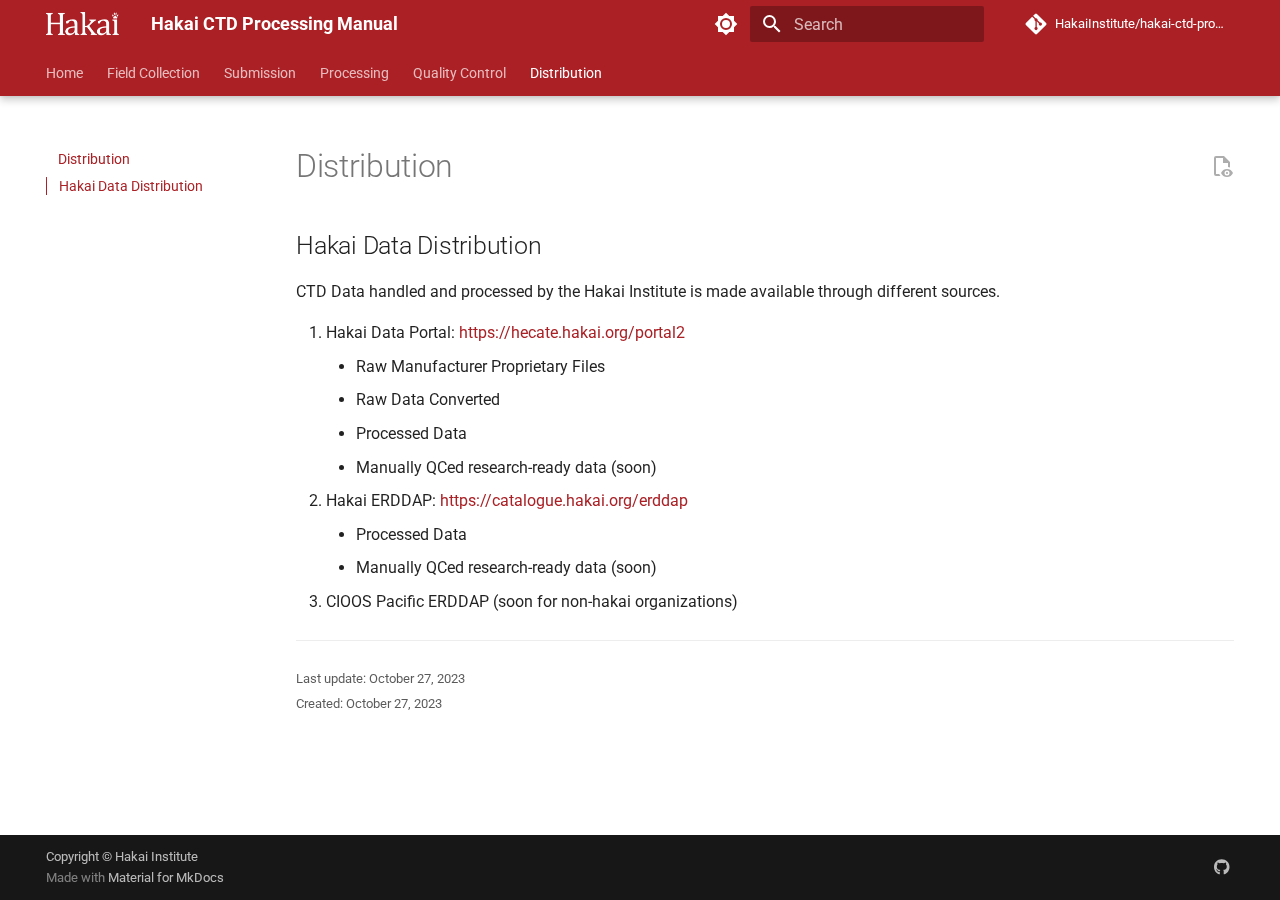
<file: 5-data-distribution/index.html>
<!doctype html>
<html lang="en" class="no-js">
  <head>
    
      <meta charset="utf-8">
      <meta name="viewport" content="width=device-width,initial-scale=1">
      
        <meta name="description" content="CTD Processing Manual">
      
      
      
      
        <link rel="prev" href="../4-data-quality-control/">
      
      
      
      <link rel="icon" href="../assets/favicon.png">
      <meta name="generator" content="mkdocs-1.5.3, mkdocs-material-9.4.7">
    
    
      
        <title>Distribution - Hakai CTD Processing Manual</title>
      
    
    
      <link rel="stylesheet" href="../assets/stylesheets/main.4b4a2bd9.min.css">
      
        
        <link rel="stylesheet" href="../assets/stylesheets/palette.356b1318.min.css">
      
      


    
    
      
    
    
      
        
        
        <link rel="preconnect" href="https://fonts.gstatic.com" crossorigin>
        <link rel="stylesheet" href="https://fonts.googleapis.com/css?family=Roboto:300,300i,400,400i,700,700i%7CRoboto+Mono:400,400i,700,700i&display=fallback">
        <style>:root{--md-text-font:"Roboto";--md-code-font:"Roboto Mono"}</style>
      
    
    
      <link rel="stylesheet" href="../assets/stylesheets/extra.css">
    
    <script>__md_scope=new URL("..",location),__md_hash=e=>[...e].reduce((e,_)=>(e<<5)-e+_.charCodeAt(0),0),__md_get=(e,_=localStorage,t=__md_scope)=>JSON.parse(_.getItem(t.pathname+"."+e)),__md_set=(e,_,t=localStorage,a=__md_scope)=>{try{t.setItem(a.pathname+"."+e,JSON.stringify(_))}catch(e){}}</script>
    
      

    
    
    
  </head>
  
  
    
    
      
    
    
    
    
    <body dir="ltr" data-md-color-scheme="custom" data-md-color-primary="anything" data-md-color-accent="pink">
  
    
    
      <script>var palette=__md_get("__palette");if(palette&&"object"==typeof palette.color)for(var key of Object.keys(palette.color))document.body.setAttribute("data-md-color-"+key,palette.color[key])</script>
    
    <input class="md-toggle" data-md-toggle="drawer" type="checkbox" id="__drawer" autocomplete="off">
    <input class="md-toggle" data-md-toggle="search" type="checkbox" id="__search" autocomplete="off">
    <label class="md-overlay" for="__drawer"></label>
    <div data-md-component="skip">
      
        
        <a href="#hakai-data-distribution" class="md-skip">
          Skip to content
        </a>
      
    </div>
    <div data-md-component="announce">
      
    </div>
    
    
      

  

<header class="md-header md-header--shadow md-header--lifted" data-md-component="header">
  <nav class="md-header__inner md-grid" aria-label="Header">
    <a href=".." title="Hakai CTD Processing Manual" class="md-header__button md-logo" aria-label="Hakai CTD Processing Manual" data-md-component="logo">
      
  <img src="../assets/logo.png" alt="logo">

    </a>
    <label class="md-header__button md-icon" for="__drawer">
      
      <svg xmlns="http://www.w3.org/2000/svg" viewBox="0 0 24 24"><path d="M3 6h18v2H3V6m0 5h18v2H3v-2m0 5h18v2H3v-2Z"/></svg>
    </label>
    <div class="md-header__title" data-md-component="header-title">
      <div class="md-header__ellipsis">
        <div class="md-header__topic">
          <span class="md-ellipsis">
            Hakai CTD Processing Manual
          </span>
        </div>
        <div class="md-header__topic" data-md-component="header-topic">
          <span class="md-ellipsis">
            
              Distribution
            
          </span>
        </div>
      </div>
    </div>
    
      
        <form class="md-header__option" data-md-component="palette">
  
    
    
    
    <input class="md-option" data-md-color-media="(prefers-color-scheme: light)" data-md-color-scheme="custom" data-md-color-primary="anything" data-md-color-accent="pink"  aria-label="Switch to dark mode"  type="radio" name="__palette" id="__palette_1">
    
      <label class="md-header__button md-icon" title="Switch to dark mode" for="__palette_2" hidden>
        <svg xmlns="http://www.w3.org/2000/svg" viewBox="0 0 24 24"><path d="M12 8a4 4 0 0 0-4 4 4 4 0 0 0 4 4 4 4 0 0 0 4-4 4 4 0 0 0-4-4m0 10a6 6 0 0 1-6-6 6 6 0 0 1 6-6 6 6 0 0 1 6 6 6 6 0 0 1-6 6m8-9.31V4h-4.69L12 .69 8.69 4H4v4.69L.69 12 4 15.31V20h4.69L12 23.31 15.31 20H20v-4.69L23.31 12 20 8.69Z"/></svg>
      </label>
    
  
    
    
    
    <input class="md-option" data-md-color-media="(prefers-color-scheme: dark)" data-md-color-scheme="slate" data-md-color-primary="anything" data-md-color-accent="pink"  aria-label="Switch to light mode"  type="radio" name="__palette" id="__palette_2">
    
      <label class="md-header__button md-icon" title="Switch to light mode" for="__palette_1" hidden>
        <svg xmlns="http://www.w3.org/2000/svg" viewBox="0 0 24 24"><path d="M12 18c-.89 0-1.74-.2-2.5-.55C11.56 16.5 13 14.42 13 12c0-2.42-1.44-4.5-3.5-5.45C10.26 6.2 11.11 6 12 6a6 6 0 0 1 6 6 6 6 0 0 1-6 6m8-9.31V4h-4.69L12 .69 8.69 4H4v4.69L.69 12 4 15.31V20h4.69L12 23.31 15.31 20H20v-4.69L23.31 12 20 8.69Z"/></svg>
      </label>
    
  
</form>
      
    
    
    
      <label class="md-header__button md-icon" for="__search">
        
        <svg xmlns="http://www.w3.org/2000/svg" viewBox="0 0 24 24"><path d="M9.5 3A6.5 6.5 0 0 1 16 9.5c0 1.61-.59 3.09-1.56 4.23l.27.27h.79l5 5-1.5 1.5-5-5v-.79l-.27-.27A6.516 6.516 0 0 1 9.5 16 6.5 6.5 0 0 1 3 9.5 6.5 6.5 0 0 1 9.5 3m0 2C7 5 5 7 5 9.5S7 14 9.5 14 14 12 14 9.5 12 5 9.5 5Z"/></svg>
      </label>
      <div class="md-search" data-md-component="search" role="dialog">
  <label class="md-search__overlay" for="__search"></label>
  <div class="md-search__inner" role="search">
    <form class="md-search__form" name="search">
      <input type="text" class="md-search__input" name="query" aria-label="Search" placeholder="Search" autocapitalize="off" autocorrect="off" autocomplete="off" spellcheck="false" data-md-component="search-query" required>
      <label class="md-search__icon md-icon" for="__search">
        
        <svg xmlns="http://www.w3.org/2000/svg" viewBox="0 0 24 24"><path d="M9.5 3A6.5 6.5 0 0 1 16 9.5c0 1.61-.59 3.09-1.56 4.23l.27.27h.79l5 5-1.5 1.5-5-5v-.79l-.27-.27A6.516 6.516 0 0 1 9.5 16 6.5 6.5 0 0 1 3 9.5 6.5 6.5 0 0 1 9.5 3m0 2C7 5 5 7 5 9.5S7 14 9.5 14 14 12 14 9.5 12 5 9.5 5Z"/></svg>
        
        <svg xmlns="http://www.w3.org/2000/svg" viewBox="0 0 24 24"><path d="M20 11v2H8l5.5 5.5-1.42 1.42L4.16 12l7.92-7.92L13.5 5.5 8 11h12Z"/></svg>
      </label>
      <nav class="md-search__options" aria-label="Search">
        
        <button type="reset" class="md-search__icon md-icon" title="Clear" aria-label="Clear" tabindex="-1">
          
          <svg xmlns="http://www.w3.org/2000/svg" viewBox="0 0 24 24"><path d="M19 6.41 17.59 5 12 10.59 6.41 5 5 6.41 10.59 12 5 17.59 6.41 19 12 13.41 17.59 19 19 17.59 13.41 12 19 6.41Z"/></svg>
        </button>
      </nav>
      
    </form>
    <div class="md-search__output">
      <div class="md-search__scrollwrap" data-md-scrollfix>
        <div class="md-search-result" data-md-component="search-result">
          <div class="md-search-result__meta">
            Initializing search
          </div>
          <ol class="md-search-result__list" role="presentation"></ol>
        </div>
      </div>
    </div>
  </div>
</div>
    
    
      <div class="md-header__source">
        <a href="https://github.com/HakaiInstitute/hakai-ctd-processing-manual" title="Go to repository" class="md-source" data-md-component="source">
  <div class="md-source__icon md-icon">
    
    <svg xmlns="http://www.w3.org/2000/svg" viewBox="0 0 448 512"><!--! Font Awesome Free 6.4.2 by @fontawesome - https://fontawesome.com License - https://fontawesome.com/license/free (Icons: CC BY 4.0, Fonts: SIL OFL 1.1, Code: MIT License) Copyright 2023 Fonticons, Inc.--><path d="M439.55 236.05 244 40.45a28.87 28.87 0 0 0-40.81 0l-40.66 40.63 51.52 51.52c27.06-9.14 52.68 16.77 43.39 43.68l49.66 49.66c34.23-11.8 61.18 31 35.47 56.69-26.49 26.49-70.21-2.87-56-37.34L240.22 199v121.85c25.3 12.54 22.26 41.85 9.08 55a34.34 34.34 0 0 1-48.55 0c-17.57-17.6-11.07-46.91 11.25-56v-123c-20.8-8.51-24.6-30.74-18.64-45L142.57 101 8.45 235.14a28.86 28.86 0 0 0 0 40.81l195.61 195.6a28.86 28.86 0 0 0 40.8 0l194.69-194.69a28.86 28.86 0 0 0 0-40.81z"/></svg>
  </div>
  <div class="md-source__repository">
    HakaiInstitute/hakai-ctd-processing-manual
  </div>
</a>
      </div>
    
  </nav>
  
    
      
<nav class="md-tabs" aria-label="Tabs" data-md-component="tabs">
  <div class="md-grid">
    <ul class="md-tabs__list">
      
        
  
  
  
    <li class="md-tabs__item">
      <a href=".." class="md-tabs__link">
        
  
    
  
  Home

      </a>
    </li>
  

      
        
  
  
  
    <li class="md-tabs__item">
      <a href="../1-field-data-collection/" class="md-tabs__link">
        
  
    
  
  Field Collection

      </a>
    </li>
  

      
        
  
  
  
    <li class="md-tabs__item">
      <a href="../2-data-submission/" class="md-tabs__link">
        
  
    
  
  Submission

      </a>
    </li>
  

      
        
  
  
  
    <li class="md-tabs__item">
      <a href="../3-data-processing/" class="md-tabs__link">
        
  
    
  
  Processing

      </a>
    </li>
  

      
        
  
  
  
    <li class="md-tabs__item">
      <a href="../4-data-quality-control/" class="md-tabs__link">
        
  
    
  
  Quality Control

      </a>
    </li>
  

      
        
  
  
    
  
  
    <li class="md-tabs__item md-tabs__item--active">
      <a href="./" class="md-tabs__link">
        
  
    
  
  Distribution

      </a>
    </li>
  

      
    </ul>
  </div>
</nav>
    
  
</header>
    
    <div class="md-container" data-md-component="container">
      
      
        
      
      <main class="md-main" data-md-component="main">
        <div class="md-main__inner md-grid">
          
            
              
              <div class="md-sidebar md-sidebar--primary" data-md-component="sidebar" data-md-type="navigation" >
                <div class="md-sidebar__scrollwrap">
                  <div class="md-sidebar__inner">
                    


  


  

<nav class="md-nav md-nav--primary md-nav--lifted md-nav--integrated" aria-label="Navigation" data-md-level="0">
  <label class="md-nav__title" for="__drawer">
    <a href=".." title="Hakai CTD Processing Manual" class="md-nav__button md-logo" aria-label="Hakai CTD Processing Manual" data-md-component="logo">
      
  <img src="../assets/logo.png" alt="logo">

    </a>
    Hakai CTD Processing Manual
  </label>
  
    <div class="md-nav__source">
      <a href="https://github.com/HakaiInstitute/hakai-ctd-processing-manual" title="Go to repository" class="md-source" data-md-component="source">
  <div class="md-source__icon md-icon">
    
    <svg xmlns="http://www.w3.org/2000/svg" viewBox="0 0 448 512"><!--! Font Awesome Free 6.4.2 by @fontawesome - https://fontawesome.com License - https://fontawesome.com/license/free (Icons: CC BY 4.0, Fonts: SIL OFL 1.1, Code: MIT License) Copyright 2023 Fonticons, Inc.--><path d="M439.55 236.05 244 40.45a28.87 28.87 0 0 0-40.81 0l-40.66 40.63 51.52 51.52c27.06-9.14 52.68 16.77 43.39 43.68l49.66 49.66c34.23-11.8 61.18 31 35.47 56.69-26.49 26.49-70.21-2.87-56-37.34L240.22 199v121.85c25.3 12.54 22.26 41.85 9.08 55a34.34 34.34 0 0 1-48.55 0c-17.57-17.6-11.07-46.91 11.25-56v-123c-20.8-8.51-24.6-30.74-18.64-45L142.57 101 8.45 235.14a28.86 28.86 0 0 0 0 40.81l195.61 195.6a28.86 28.86 0 0 0 40.8 0l194.69-194.69a28.86 28.86 0 0 0 0-40.81z"/></svg>
  </div>
  <div class="md-source__repository">
    HakaiInstitute/hakai-ctd-processing-manual
  </div>
</a>
    </div>
  
  <ul class="md-nav__list" data-md-scrollfix>
    
      
      
  
  
  
    <li class="md-nav__item">
      <a href=".." class="md-nav__link">
        
  
  <span class="md-ellipsis">
    Home
  </span>
  

      </a>
    </li>
  

    
      
      
  
  
  
    <li class="md-nav__item">
      <a href="../1-field-data-collection/" class="md-nav__link">
        
  
  <span class="md-ellipsis">
    Field Collection
  </span>
  

      </a>
    </li>
  

    
      
      
  
  
  
    <li class="md-nav__item">
      <a href="../2-data-submission/" class="md-nav__link">
        
  
  <span class="md-ellipsis">
    Submission
  </span>
  

      </a>
    </li>
  

    
      
      
  
  
  
    <li class="md-nav__item">
      <a href="../3-data-processing/" class="md-nav__link">
        
  
  <span class="md-ellipsis">
    Processing
  </span>
  

      </a>
    </li>
  

    
      
      
  
  
  
    <li class="md-nav__item">
      <a href="../4-data-quality-control/" class="md-nav__link">
        
  
  <span class="md-ellipsis">
    Quality Control
  </span>
  

      </a>
    </li>
  

    
      
      
  
  
    
  
  
    <li class="md-nav__item md-nav__item--active">
      
      <input class="md-nav__toggle md-toggle" type="checkbox" id="__toc">
      
      
      
        <label class="md-nav__link md-nav__link--active" for="__toc">
          
  
  <span class="md-ellipsis">
    Distribution
  </span>
  

          <span class="md-nav__icon md-icon"></span>
        </label>
      
      <a href="./" class="md-nav__link md-nav__link--active">
        
  
  <span class="md-ellipsis">
    Distribution
  </span>
  

      </a>
      
        

<nav class="md-nav md-nav--secondary" aria-label="Table of contents">
  
  
  
  
    <label class="md-nav__title" for="__toc">
      <span class="md-nav__icon md-icon"></span>
      Table of contents
    </label>
    <ul class="md-nav__list" data-md-component="toc" data-md-scrollfix>
      
        <li class="md-nav__item">
  <a href="#hakai-data-distribution" class="md-nav__link">
    Hakai Data Distribution
  </a>
  
</li>
      
    </ul>
  
</nav>
      
    </li>
  

    
  </ul>
</nav>
                  </div>
                </div>
              </div>
            
            
          
          
            <div class="md-content" data-md-component="content">
              <article class="md-content__inner md-typeset">
                
                  

  
  
    
      
    
    <a href="https://github.com/HakaiInstitute/hakai-ctd-processing-manual/tree/main/docs/5-data-distribution.md" title="View source of this page" class="md-content__button md-icon">
      
      <svg xmlns="http://www.w3.org/2000/svg" viewBox="0 0 24 24"><path d="M17 18c.56 0 1 .44 1 1s-.44 1-1 1-1-.44-1-1 .44-1 1-1m0-3c-2.73 0-5.06 1.66-6 4 .94 2.34 3.27 4 6 4s5.06-1.66 6-4c-.94-2.34-3.27-4-6-4m0 6.5a2.5 2.5 0 0 1-2.5-2.5 2.5 2.5 0 0 1 2.5-2.5 2.5 2.5 0 0 1 2.5 2.5 2.5 2.5 0 0 1-2.5 2.5M9.27 20H6V4h7v5h5v4.07c.7.08 1.36.25 2 .49V8l-6-6H6a2 2 0 0 0-2 2v16a2 2 0 0 0 2 2h4.5a8.15 8.15 0 0 1-1.23-2Z"/></svg>
    </a>
  


  <h1>Distribution</h1>

<h2 id="hakai-data-distribution">Hakai Data Distribution</h2>
<p>CTD Data handled and processed by the Hakai Institute is made available through different sources.</p>
<ol>
<li>Hakai Data Portal: <a href="https://hecate.hakai.org/portal2">https://hecate.hakai.org/portal2</a><ul>
<li>Raw Manufacturer Proprietary Files</li>
<li>Raw Data Converted</li>
<li>Processed Data</li>
<li>Manually QCed research-ready data (soon)</li>
</ul>
</li>
<li>Hakai ERDDAP: <a href="https://catalogue.hakai.org/erddap">https://catalogue.hakai.org/erddap</a><ul>
<li>Processed Data</li>
<li>Manually QCed research-ready data (soon)</li>
</ul>
</li>
<li>CIOOS Pacific ERDDAP (soon for non-hakai organizations)</li>
</ol>

  <hr>
<div class="md-source-file">
  <small>
    
      Last update:
      <span class="git-revision-date-localized-plugin git-revision-date-localized-plugin-date">October 27, 2023</span>
      
        <br>
        Created:
        <span class="git-revision-date-localized-plugin git-revision-date-localized-plugin-date">October 27, 2023</span>
      
    
  </small>
</div>





                
              </article>
            </div>
          
          
        </div>
        
          <button type="button" class="md-top md-icon" data-md-component="top" hidden>
  
  <svg xmlns="http://www.w3.org/2000/svg" viewBox="0 0 24 24"><path d="M13 20h-2V8l-5.5 5.5-1.42-1.42L12 4.16l7.92 7.92-1.42 1.42L13 8v12Z"/></svg>
  Back to top
</button>
        
      </main>
      
        <footer class="md-footer">
  
  <div class="md-footer-meta md-typeset">
    <div class="md-footer-meta__inner md-grid">
      <div class="md-copyright">
  
    <div class="md-copyright__highlight">
      Copyright &copy; Hakai Institute
    </div>
  
  
    Made with
    <a href="https://squidfunk.github.io/mkdocs-material/" target="_blank" rel="noopener">
      Material for MkDocs
    </a>
  
</div>
      
        <div class="md-social">
  
    
    
    
    
      
      
    
    <a href="https://github.com/HakaiInstitute/hakai-ctd-processing-manual" target="_blank" rel="noopener" title="github.com" class="md-social__link">
      <svg xmlns="http://www.w3.org/2000/svg" viewBox="0 0 496 512"><!--! Font Awesome Free 6.4.2 by @fontawesome - https://fontawesome.com License - https://fontawesome.com/license/free (Icons: CC BY 4.0, Fonts: SIL OFL 1.1, Code: MIT License) Copyright 2023 Fonticons, Inc.--><path d="M165.9 397.4c0 2-2.3 3.6-5.2 3.6-3.3.3-5.6-1.3-5.6-3.6 0-2 2.3-3.6 5.2-3.6 3-.3 5.6 1.3 5.6 3.6zm-31.1-4.5c-.7 2 1.3 4.3 4.3 4.9 2.6 1 5.6 0 6.2-2s-1.3-4.3-4.3-5.2c-2.6-.7-5.5.3-6.2 2.3zm44.2-1.7c-2.9.7-4.9 2.6-4.6 4.9.3 2 2.9 3.3 5.9 2.6 2.9-.7 4.9-2.6 4.6-4.6-.3-1.9-3-3.2-5.9-2.9zM244.8 8C106.1 8 0 113.3 0 252c0 110.9 69.8 205.8 169.5 239.2 12.8 2.3 17.3-5.6 17.3-12.1 0-6.2-.3-40.4-.3-61.4 0 0-70 15-84.7-29.8 0 0-11.4-29.1-27.8-36.6 0 0-22.9-15.7 1.6-15.4 0 0 24.9 2 38.6 25.8 21.9 38.6 58.6 27.5 72.9 20.9 2.3-16 8.8-27.1 16-33.7-55.9-6.2-112.3-14.3-112.3-110.5 0-27.5 7.6-41.3 23.6-58.9-2.6-6.5-11.1-33.3 2.6-67.9 20.9-6.5 69 27 69 27 20-5.6 41.5-8.5 62.8-8.5s42.8 2.9 62.8 8.5c0 0 48.1-33.6 69-27 13.7 34.7 5.2 61.4 2.6 67.9 16 17.7 25.8 31.5 25.8 58.9 0 96.5-58.9 104.2-114.8 110.5 9.2 7.9 17 22.9 17 46.4 0 33.7-.3 75.4-.3 83.6 0 6.5 4.6 14.4 17.3 12.1C428.2 457.8 496 362.9 496 252 496 113.3 383.5 8 244.8 8zM97.2 352.9c-1.3 1-1 3.3.7 5.2 1.6 1.6 3.9 2.3 5.2 1 1.3-1 1-3.3-.7-5.2-1.6-1.6-3.9-2.3-5.2-1zm-10.8-8.1c-.7 1.3.3 2.9 2.3 3.9 1.6 1 3.6.7 4.3-.7.7-1.3-.3-2.9-2.3-3.9-2-.6-3.6-.3-4.3.7zm32.4 35.6c-1.6 1.3-1 4.3 1.3 6.2 2.3 2.3 5.2 2.6 6.5 1 1.3-1.3.7-4.3-1.3-6.2-2.2-2.3-5.2-2.6-6.5-1zm-11.4-14.7c-1.6 1-1.6 3.6 0 5.9 1.6 2.3 4.3 3.3 5.6 2.3 1.6-1.3 1.6-3.9 0-6.2-1.4-2.3-4-3.3-5.6-2z"/></svg>
    </a>
  
</div>
      
    </div>
  </div>
</footer>
      
    </div>
    <div class="md-dialog" data-md-component="dialog">
      <div class="md-dialog__inner md-typeset"></div>
    </div>
    
    
    <script id="__config" type="application/json">{"base": "..", "features": ["navigation.tracking", "navigation.expand", "navigation.tabs", "navigation.tabs.sticky", "navigation.expand", "toc.follow", "toc.integrate", "navigation.top", "content.action.view"], "search": "../assets/javascripts/workers/search.f886a092.min.js", "translations": {"clipboard.copied": "Copied to clipboard", "clipboard.copy": "Copy to clipboard", "search.result.more.one": "1 more on this page", "search.result.more.other": "# more on this page", "search.result.none": "No matching documents", "search.result.one": "1 matching document", "search.result.other": "# matching documents", "search.result.placeholder": "Type to start searching", "search.result.term.missing": "Missing", "select.version": "Select version"}}</script>
    
    
      <script src="../assets/javascripts/bundle.aecac24b.min.js"></script>
      
    
  </body>
</html>
</file>
<file: assets/stylesheets/extra.css>
:root {
    /* stylelint-disable */
    --md-primary-fg-color:        #aa2025;
    --md-primary-fg-color--light: #b17272;
    --md-primary-fg-color--dark:  #5b1b1f;
    /* stylelint-enable */
  }
</file>
<file: assets/stylesheets/main.4b4a2bd9.min.css>
@charset "UTF-8";html{-webkit-text-size-adjust:none;-moz-text-size-adjust:none;text-size-adjust:none;box-sizing:border-box}*,:after,:before{box-sizing:inherit}@media (prefers-reduced-motion){*,:after,:before{transition:none!important}}body{margin:0}a,button,input,label{-webkit-tap-highlight-color:transparent}a{color:inherit;text-decoration:none}hr{border:0;box-sizing:initial;display:block;height:.05rem;overflow:visible;padding:0}small{font-size:80%}sub,sup{line-height:1em}img{border-style:none}table{border-collapse:initial;border-spacing:0}td,th{font-weight:400;vertical-align:top}button{background:#0000;border:0;font-family:inherit;font-size:inherit;margin:0;padding:0}input{border:0;outline:none}:root{--md-primary-fg-color:#4051b5;--md-primary-fg-color--light:#5d6cc0;--md-primary-fg-color--dark:#303fa1;--md-primary-bg-color:#fff;--md-primary-bg-color--light:#ffffffb3;--md-accent-fg-color:#526cfe;--md-accent-fg-color--transparent:#526cfe1a;--md-accent-bg-color:#fff;--md-accent-bg-color--light:#ffffffb3}[data-md-color-scheme=default]{color-scheme:light}[data-md-color-scheme=default] img[src$="#gh-dark-mode-only"],[data-md-color-scheme=default] img[src$="#only-dark"]{display:none}:root,[data-md-color-scheme=default]{--md-hue:225deg;--md-default-fg-color:#000000de;--md-default-fg-color--light:#0000008a;--md-default-fg-color--lighter:#00000052;--md-default-fg-color--lightest:#00000012;--md-default-bg-color:#fff;--md-default-bg-color--light:#ffffffb3;--md-default-bg-color--lighter:#ffffff4d;--md-default-bg-color--lightest:#ffffff1f;--md-code-fg-color:#36464e;--md-code-bg-color:#f5f5f5;--md-code-hl-color:#4287ff;--md-code-hl-color--light:#4287ff1a;--md-code-hl-number-color:#d52a2a;--md-code-hl-special-color:#db1457;--md-code-hl-function-color:#a846b9;--md-code-hl-constant-color:#6e59d9;--md-code-hl-keyword-color:#3f6ec6;--md-code-hl-string-color:#1c7d4d;--md-code-hl-name-color:var(--md-code-fg-color);--md-code-hl-operator-color:var(--md-default-fg-color--light);--md-code-hl-punctuation-color:var(--md-default-fg-color--light);--md-code-hl-comment-color:var(--md-default-fg-color--light);--md-code-hl-generic-color:var(--md-default-fg-color--light);--md-code-hl-variable-color:var(--md-default-fg-color--light);--md-typeset-color:var(--md-default-fg-color);--md-typeset-a-color:var(--md-primary-fg-color);--md-typeset-del-color:#f5503d26;--md-typeset-ins-color:#0bd57026;--md-typeset-kbd-color:#fafafa;--md-typeset-kbd-accent-color:#fff;--md-typeset-kbd-border-color:#b8b8b8;--md-typeset-mark-color:#ffff0080;--md-typeset-table-color:#0000001f;--md-typeset-table-color--light:rgba(0,0,0,.035);--md-admonition-fg-color:var(--md-default-fg-color);--md-admonition-bg-color:var(--md-default-bg-color);--md-warning-fg-color:#000000de;--md-warning-bg-color:#ff9;--md-footer-fg-color:#fff;--md-footer-fg-color--light:#ffffffb3;--md-footer-fg-color--lighter:#ffffff73;--md-footer-bg-color:#000000de;--md-footer-bg-color--dark:#00000052;--md-shadow-z1:0 0.2rem 0.5rem #0000000d,0 0 0.05rem #0000001a;--md-shadow-z2:0 0.2rem 0.5rem #0000001a,0 0 0.05rem #00000040;--md-shadow-z3:0 0.2rem 0.5rem #0003,0 0 0.05rem #00000059}.md-icon svg{fill:currentcolor;display:block;height:1.2rem;width:1.2rem}body{-webkit-font-smoothing:antialiased;-moz-osx-font-smoothing:grayscale;--md-text-font-family:var(--md-text-font,_),-apple-system,BlinkMacSystemFont,Helvetica,Arial,sans-serif;--md-code-font-family:var(--md-code-font,_),SFMono-Regular,Consolas,Menlo,monospace}aside,body,input{font-feature-settings:"kern","liga";color:var(--md-typeset-color);font-family:var(--md-text-font-family)}code,kbd,pre{font-feature-settings:"kern";font-family:var(--md-code-font-family)}:root{--md-typeset-table-sort-icon:url('data:image/svg+xml;charset=utf-8,<svg xmlns="http://www.w3.org/2000/svg" viewBox="0 0 24 24"><path d="m18 21-4-4h3V7h-3l4-4 4 4h-3v10h3M2 19v-2h10v2M2 13v-2h7v2M2 7V5h4v2H2Z"/></svg>');--md-typeset-table-sort-icon--asc:url('data:image/svg+xml;charset=utf-8,<svg xmlns="http://www.w3.org/2000/svg" viewBox="0 0 24 24"><path d="M19 17h3l-4 4-4-4h3V3h2M2 17h10v2H2M6 5v2H2V5m0 6h7v2H2v-2Z"/></svg>');--md-typeset-table-sort-icon--desc:url('data:image/svg+xml;charset=utf-8,<svg xmlns="http://www.w3.org/2000/svg" viewBox="0 0 24 24"><path d="M19 7h3l-4-4-4 4h3v14h2M2 17h10v2H2M6 5v2H2V5m0 6h7v2H2v-2Z"/></svg>')}.md-typeset{-webkit-print-color-adjust:exact;color-adjust:exact;font-size:.8rem;line-height:1.6}@media print{.md-typeset{font-size:.68rem}}.md-typeset blockquote,.md-typeset dl,.md-typeset figure,.md-typeset ol,.md-typeset pre,.md-typeset ul{margin-bottom:1em;margin-top:1em}.md-typeset h1{color:var(--md-default-fg-color--light);font-size:2em;line-height:1.3;margin:0 0 1.25em}.md-typeset h1,.md-typeset h2{font-weight:300;letter-spacing:-.01em}.md-typeset h2{font-size:1.5625em;line-height:1.4;margin:1.6em 0 .64em}.md-typeset h3{font-size:1.25em;font-weight:400;letter-spacing:-.01em;line-height:1.5;margin:1.6em 0 .8em}.md-typeset h2+h3{margin-top:.8em}.md-typeset h4{font-weight:700;letter-spacing:-.01em;margin:1em 0}.md-typeset h5,.md-typeset h6{color:var(--md-default-fg-color--light);font-size:.8em;font-weight:700;letter-spacing:-.01em;margin:1.25em 0}.md-typeset h5{text-transform:uppercase}.md-typeset hr{border-bottom:.05rem solid var(--md-default-fg-color--lightest);display:flow-root;margin:1.5em 0}.md-typeset a{color:var(--md-typeset-a-color);word-break:break-word}.md-typeset a,.md-typeset a:before{transition:color 125ms}.md-typeset a:focus,.md-typeset a:hover{color:var(--md-accent-fg-color)}.md-typeset a:focus code,.md-typeset a:hover code{background-color:var(--md-accent-fg-color--transparent)}.md-typeset a code{color:currentcolor;transition:background-color 125ms}.md-typeset a.focus-visible{outline-color:var(--md-accent-fg-color);outline-offset:.2rem}.md-typeset code,.md-typeset kbd,.md-typeset pre{color:var(--md-code-fg-color);direction:ltr;font-variant-ligatures:none}@media print{.md-typeset code,.md-typeset kbd,.md-typeset pre{white-space:pre-wrap}}.md-typeset code{background-color:var(--md-code-bg-color);border-radius:.1rem;-webkit-box-decoration-break:clone;box-decoration-break:clone;font-size:.85em;padding:0 .2941176471em;word-break:break-word}.md-typeset code:not(.focus-visible){-webkit-tap-highlight-color:transparent;outline:none}.md-typeset pre{display:flow-root;line-height:1.4;position:relative}.md-typeset pre>code{-webkit-box-decoration-break:slice;box-decoration-break:slice;box-shadow:none;display:block;margin:0;outline-color:var(--md-accent-fg-color);overflow:auto;padding:.7720588235em 1.1764705882em;scrollbar-color:var(--md-default-fg-color--lighter) #0000;scrollbar-width:thin;touch-action:auto;word-break:normal}.md-typeset pre>code:hover{scrollbar-color:var(--md-accent-fg-color) #0000}.md-typeset pre>code::-webkit-scrollbar{height:.2rem;width:.2rem}.md-typeset pre>code::-webkit-scrollbar-thumb{background-color:var(--md-default-fg-color--lighter)}.md-typeset pre>code::-webkit-scrollbar-thumb:hover{background-color:var(--md-accent-fg-color)}.md-typeset kbd{background-color:var(--md-typeset-kbd-color);border-radius:.1rem;box-shadow:0 .1rem 0 .05rem var(--md-typeset-kbd-border-color),0 .1rem 0 var(--md-typeset-kbd-border-color),0 -.1rem .2rem var(--md-typeset-kbd-accent-color) inset;color:var(--md-default-fg-color);display:inline-block;font-size:.75em;padding:0 .6666666667em;vertical-align:text-top;word-break:break-word}.md-typeset mark{background-color:var(--md-typeset-mark-color);-webkit-box-decoration-break:clone;box-decoration-break:clone;color:inherit;word-break:break-word}.md-typeset abbr{border-bottom:.05rem dotted var(--md-default-fg-color--light);cursor:help;text-decoration:none}@media (hover:none){.md-typeset abbr[title]:focus:after,.md-typeset abbr[title]:hover:after{background-color:var(--md-default-fg-color);border-radius:.1rem;box-shadow:var(--md-shadow-z3);color:var(--md-default-bg-color);content:attr(title);font-size:.7rem;left:.8rem;margin-top:2em;padding:.2rem .3rem;position:absolute;right:.8rem}}.md-typeset small{opacity:.75}[dir=ltr] .md-typeset sub,[dir=ltr] .md-typeset sup{margin-left:.078125em}[dir=rtl] .md-typeset sub,[dir=rtl] .md-typeset sup{margin-right:.078125em}[dir=ltr] .md-typeset blockquote{padding-left:.6rem}[dir=rtl] .md-typeset blockquote{padding-right:.6rem}[dir=ltr] .md-typeset blockquote{border-left:.2rem solid var(--md-default-fg-color--lighter)}[dir=rtl] .md-typeset blockquote{border-right:.2rem solid var(--md-default-fg-color--lighter)}.md-typeset blockquote{color:var(--md-default-fg-color--light);margin-left:0;margin-right:0}.md-typeset ul{list-style-type:disc}[dir=ltr] .md-typeset ol,[dir=ltr] .md-typeset ul{margin-left:.625em}[dir=rtl] .md-typeset ol,[dir=rtl] .md-typeset ul{margin-right:.625em}.md-typeset ol,.md-typeset ul{padding:0}.md-typeset ol:not([hidden]),.md-typeset ul:not([hidden]){display:flow-root}.md-typeset ol ol,.md-typeset ul ol{list-style-type:lower-alpha}.md-typeset ol ol ol,.md-typeset ul ol ol{list-style-type:lower-roman}[dir=ltr] .md-typeset ol li,[dir=ltr] .md-typeset ul li{margin-left:1.25em}[dir=rtl] .md-typeset ol li,[dir=rtl] .md-typeset ul li{margin-right:1.25em}.md-typeset ol li,.md-typeset ul li{margin-bottom:.5em}.md-typeset ol li blockquote,.md-typeset ol li p,.md-typeset ul li blockquote,.md-typeset ul li p{margin:.5em 0}.md-typeset ol li:last-child,.md-typeset ul li:last-child{margin-bottom:0}[dir=ltr] .md-typeset ol li ol,[dir=ltr] .md-typeset ol li ul,[dir=ltr] .md-typeset ul li ol,[dir=ltr] .md-typeset ul li ul{margin-left:.625em}[dir=rtl] .md-typeset ol li ol,[dir=rtl] .md-typeset ol li ul,[dir=rtl] .md-typeset ul li ol,[dir=rtl] .md-typeset ul li ul{margin-right:.625em}.md-typeset ol li ol,.md-typeset ol li ul,.md-typeset ul li ol,.md-typeset ul li ul{margin-bottom:.5em;margin-top:.5em}[dir=ltr] .md-typeset dd{margin-left:1.875em}[dir=rtl] .md-typeset dd{margin-right:1.875em}.md-typeset dd{margin-bottom:1.5em;margin-top:1em}.md-typeset img,.md-typeset svg,.md-typeset video{height:auto;max-width:100%}.md-typeset img[align=left]{margin:1em 1em 1em 0}.md-typeset img[align=right]{margin:1em 0 1em 1em}.md-typeset img[align]:only-child{margin-top:0}.md-typeset figure{display:flow-root;margin:1em auto;max-width:100%;text-align:center;width:-webkit-fit-content;width:-moz-fit-content;width:fit-content}.md-typeset figure img{display:block}.md-typeset figcaption{font-style:italic;margin:1em auto;max-width:24rem}.md-typeset iframe{max-width:100%}.md-typeset table:not([class]){background-color:var(--md-default-bg-color);border:.05rem solid var(--md-typeset-table-color);border-radius:.1rem;display:inline-block;font-size:.64rem;max-width:100%;overflow:auto;touch-action:auto}@media print{.md-typeset table:not([class]){display:table}}.md-typeset table:not([class])+*{margin-top:1.5em}.md-typeset table:not([class]) td>:first-child,.md-typeset table:not([class]) th>:first-child{margin-top:0}.md-typeset table:not([class]) td>:last-child,.md-typeset table:not([class]) th>:last-child{margin-bottom:0}.md-typeset table:not([class]) td:not([align]),.md-typeset table:not([class]) th:not([align]){text-align:left}[dir=rtl] .md-typeset table:not([class]) td:not([align]),[dir=rtl] .md-typeset table:not([class]) th:not([align]){text-align:right}.md-typeset table:not([class]) th{font-weight:700;min-width:5rem;padding:.9375em 1.25em;vertical-align:top}.md-typeset table:not([class]) td{border-top:.05rem solid var(--md-typeset-table-color);padding:.9375em 1.25em;vertical-align:top}.md-typeset table:not([class]) tbody tr{transition:background-color 125ms}.md-typeset table:not([class]) tbody tr:hover{background-color:var(--md-typeset-table-color--light);box-shadow:0 .05rem 0 var(--md-default-bg-color) inset}.md-typeset table:not([class]) a{word-break:normal}.md-typeset table th[role=columnheader]{cursor:pointer}[dir=ltr] .md-typeset table th[role=columnheader]:after{margin-left:.5em}[dir=rtl] .md-typeset table th[role=columnheader]:after{margin-right:.5em}.md-typeset table th[role=columnheader]:after{content:"";display:inline-block;height:1.2em;-webkit-mask-image:var(--md-typeset-table-sort-icon);mask-image:var(--md-typeset-table-sort-icon);-webkit-mask-repeat:no-repeat;mask-repeat:no-repeat;-webkit-mask-size:contain;mask-size:contain;transition:background-color 125ms;vertical-align:text-bottom;width:1.2em}.md-typeset table th[role=columnheader]:hover:after{background-color:var(--md-default-fg-color--lighter)}.md-typeset table th[role=columnheader][aria-sort=ascending]:after{background-color:var(--md-default-fg-color--light);-webkit-mask-image:var(--md-typeset-table-sort-icon--asc);mask-image:var(--md-typeset-table-sort-icon--asc)}.md-typeset table th[role=columnheader][aria-sort=descending]:after{background-color:var(--md-default-fg-color--light);-webkit-mask-image:var(--md-typeset-table-sort-icon--desc);mask-image:var(--md-typeset-table-sort-icon--desc)}.md-typeset__scrollwrap{margin:1em -.8rem;overflow-x:auto;touch-action:auto}.md-typeset__table{display:inline-block;margin-bottom:.5em;padding:0 .8rem}@media print{.md-typeset__table{display:block}}html .md-typeset__table table{display:table;margin:0;overflow:hidden;width:100%}@media screen and (max-width:44.984375em){.md-content__inner>pre{margin:1em -.8rem}.md-content__inner>pre code{border-radius:0}}.md-typeset .md-author{display:block;flex-shrink:0;height:1.6rem;overflow:hidden;position:relative;transition:color 125ms,transform 125ms;width:1.6rem}.md-typeset .md-author img{border-radius:100%;display:block}.md-typeset .md-author--more{background:var(--md-default-fg-color--lightest);color:var(--md-default-fg-color--lighter);font-size:.6rem;font-weight:700;line-height:1.6rem;text-align:center}.md-typeset .md-author--long{height:2.4rem;width:2.4rem}.md-typeset a.md-author{transform:scale(1)}.md-typeset a.md-author img{filter:grayscale(100%) opacity(75%);transition:filter 125ms}.md-typeset a.md-author:focus,.md-typeset a.md-author:hover{transform:scale(1.1);z-index:1}.md-typeset a.md-author:focus img,.md-typeset a.md-author:hover img{filter:grayscale(0)}.md-banner{background-color:var(--md-footer-bg-color);color:var(--md-footer-fg-color);overflow:auto}@media print{.md-banner{display:none}}.md-banner--warning{background-color:var(--md-warning-bg-color);color:var(--md-warning-fg-color)}.md-banner__inner{font-size:.7rem;margin:.6rem auto;padding:0 .8rem}[dir=ltr] .md-banner__button{float:right}[dir=rtl] .md-banner__button{float:left}.md-banner__button{color:inherit;cursor:pointer;transition:opacity .25s}.no-js .md-banner__button{display:none}.md-banner__button:hover{opacity:.7}html{font-size:125%;height:100%;overflow-x:hidden}@media screen and (min-width:100em){html{font-size:137.5%}}@media screen and (min-width:125em){html{font-size:150%}}body{background-color:var(--md-default-bg-color);display:flex;flex-direction:column;font-size:.5rem;min-height:100%;position:relative;width:100%}@media print{body{display:block}}@media screen and (max-width:59.984375em){body[data-md-scrolllock]{position:fixed}}.md-grid{margin-left:auto;margin-right:auto;max-width:61rem}.md-container{display:flex;flex-direction:column;flex-grow:1}@media print{.md-container{display:block}}.md-main{flex-grow:1}.md-main__inner{display:flex;height:100%;margin-top:1.5rem}.md-ellipsis{overflow:hidden;text-overflow:ellipsis}.md-toggle{display:none}.md-option{height:0;opacity:0;position:absolute;width:0}.md-option:checked+label:not([hidden]){display:block}.md-option.focus-visible+label{outline-color:var(--md-accent-fg-color);outline-style:auto}.md-skip{background-color:var(--md-default-fg-color);border-radius:.1rem;color:var(--md-default-bg-color);font-size:.64rem;margin:.5rem;opacity:0;outline-color:var(--md-accent-fg-color);padding:.3rem .5rem;position:fixed;transform:translateY(.4rem);z-index:-1}.md-skip:focus{opacity:1;transform:translateY(0);transition:transform .25s cubic-bezier(.4,0,.2,1),opacity 175ms 75ms;z-index:10}@page{margin:25mm}:root{--md-clipboard-icon:url('data:image/svg+xml;charset=utf-8,<svg xmlns="http://www.w3.org/2000/svg" viewBox="0 0 24 24"><path d="M19 21H8V7h11m0-2H8a2 2 0 0 0-2 2v14a2 2 0 0 0 2 2h11a2 2 0 0 0 2-2V7a2 2 0 0 0-2-2m-3-4H4a2 2 0 0 0-2 2v14h2V3h12V1Z"/></svg>')}.md-clipboard{border-radius:.1rem;color:var(--md-default-fg-color--lightest);cursor:pointer;height:1.5em;outline-color:var(--md-accent-fg-color);outline-offset:.1rem;position:absolute;right:.5em;top:.5em;transition:color .25s;width:1.5em;z-index:1}@media print{.md-clipboard{display:none}}.md-clipboard:not(.focus-visible){-webkit-tap-highlight-color:transparent;outline:none}:hover>.md-clipboard{color:var(--md-default-fg-color--light)}.md-clipboard:focus,.md-clipboard:hover{color:var(--md-accent-fg-color)}.md-clipboard:after{background-color:currentcolor;content:"";display:block;height:1.125em;margin:0 auto;-webkit-mask-image:var(--md-clipboard-icon);mask-image:var(--md-clipboard-icon);-webkit-mask-position:center;mask-position:center;-webkit-mask-repeat:no-repeat;mask-repeat:no-repeat;-webkit-mask-size:contain;mask-size:contain;width:1.125em}.md-clipboard--inline{cursor:pointer}.md-clipboard--inline code{transition:color .25s,background-color .25s}.md-clipboard--inline:focus code,.md-clipboard--inline:hover code{background-color:var(--md-accent-fg-color--transparent);color:var(--md-accent-fg-color)}@keyframes consent{0%{opacity:0;transform:translateY(100%)}to{opacity:1;transform:translateY(0)}}@keyframes overlay{0%{opacity:0}to{opacity:1}}.md-consent__overlay{animation:overlay .25s both;-webkit-backdrop-filter:blur(.1rem);backdrop-filter:blur(.1rem);background-color:#0000008a;height:100%;opacity:1;position:fixed;top:0;width:100%;z-index:5}.md-consent__inner{animation:consent .5s cubic-bezier(.1,.7,.1,1) both;background-color:var(--md-default-bg-color);border:0;border-radius:.1rem;bottom:0;box-shadow:0 0 .2rem #0000001a,0 .2rem .4rem #0003;max-height:100%;overflow:auto;padding:0;position:fixed;width:100%;z-index:5}.md-consent__form{padding:.8rem}.md-consent__settings{display:none;margin:1em 0}input:checked+.md-consent__settings{display:block}.md-consent__controls{margin-bottom:.8rem}.md-typeset .md-consent__controls .md-button{display:inline}@media screen and (max-width:44.984375em){.md-typeset .md-consent__controls .md-button{display:block;margin-top:.4rem;text-align:center;width:100%}}.md-consent label{cursor:pointer}.md-content{flex-grow:1;min-width:0}.md-content__inner{margin:0 .8rem 1.2rem;padding-top:.6rem}@media screen and (min-width:76.25em){[dir=ltr] .md-sidebar--primary:not([hidden])~.md-content>.md-content__inner{margin-left:1.2rem}[dir=ltr] .md-sidebar--secondary:not([hidden])~.md-content>.md-content__inner,[dir=rtl] .md-sidebar--primary:not([hidden])~.md-content>.md-content__inner{margin-right:1.2rem}[dir=rtl] .md-sidebar--secondary:not([hidden])~.md-content>.md-content__inner{margin-left:1.2rem}}.md-content__inner:before{content:"";display:block;height:.4rem}.md-content__inner>:last-child{margin-bottom:0}[dir=ltr] .md-content__button{float:right}[dir=rtl] .md-content__button{float:left}[dir=ltr] .md-content__button{margin-left:.4rem}[dir=rtl] .md-content__button{margin-right:.4rem}.md-content__button{margin:.4rem 0;padding:0}@media print{.md-content__button{display:none}}.md-typeset .md-content__button{color:var(--md-default-fg-color--lighter)}.md-content__button svg{display:inline;vertical-align:top}[dir=rtl] .md-content__button svg{transform:scaleX(-1)}[dir=ltr] .md-dialog{right:.8rem}[dir=rtl] .md-dialog{left:.8rem}.md-dialog{background-color:var(--md-default-fg-color);border-radius:.1rem;bottom:.8rem;box-shadow:var(--md-shadow-z3);min-width:11.1rem;opacity:0;padding:.4rem .6rem;pointer-events:none;position:fixed;transform:translateY(100%);transition:transform 0ms .4s,opacity .4s;z-index:4}@media print{.md-dialog{display:none}}.md-dialog--active{opacity:1;pointer-events:auto;transform:translateY(0);transition:transform .4s cubic-bezier(.075,.85,.175,1),opacity .4s}.md-dialog__inner{color:var(--md-default-bg-color);font-size:.7rem}.md-feedback{margin:2em 0 1em;text-align:center}.md-feedback fieldset{border:none;margin:0;padding:0}.md-feedback__title{font-weight:700;margin:1em auto}.md-feedback__inner{position:relative}.md-feedback__list{display:flex;flex-wrap:wrap;place-content:baseline center;position:relative}.md-feedback__list:hover .md-icon:not(:disabled){color:var(--md-default-fg-color--lighter)}:disabled .md-feedback__list{min-height:1.8rem}.md-feedback__icon{color:var(--md-default-fg-color--light);cursor:pointer;flex-shrink:0;margin:0 .1rem;transition:color 125ms}.md-feedback__icon:not(:disabled).md-icon:hover{color:var(--md-accent-fg-color)}.md-feedback__icon:disabled{color:var(--md-default-fg-color--lightest);pointer-events:none}.md-feedback__note{opacity:0;position:relative;transform:translateY(.4rem);transition:transform .4s cubic-bezier(.1,.7,.1,1),opacity .15s}.md-feedback__note>*{margin:0 auto;max-width:16rem}:disabled .md-feedback__note{opacity:1;transform:translateY(0)}.md-footer{background-color:var(--md-footer-bg-color);color:var(--md-footer-fg-color)}@media print{.md-footer{display:none}}.md-footer__inner{justify-content:space-between;overflow:auto;padding:.2rem}.md-footer__inner:not([hidden]){display:flex}.md-footer__link{align-items:end;display:flex;flex-grow:0.01;margin-bottom:.4rem;margin-top:1rem;max-width:100%;outline-color:var(--md-accent-fg-color);overflow:hidden;transition:opacity .25s}.md-footer__link:focus,.md-footer__link:hover{opacity:.7}[dir=rtl] .md-footer__link svg{transform:scaleX(-1)}@media screen and (max-width:44.984375em){.md-footer__link--prev{flex-shrink:0}.md-footer__link--prev .md-footer__title{display:none}}[dir=ltr] .md-footer__link--next{margin-left:auto}[dir=rtl] .md-footer__link--next{margin-right:auto}.md-footer__link--next{text-align:right}[dir=rtl] .md-footer__link--next{text-align:left}.md-footer__title{flex-grow:1;font-size:.9rem;margin-bottom:.7rem;max-width:calc(100% - 2.4rem);padding:0 1rem;white-space:nowrap}.md-footer__button{margin:.2rem;padding:.4rem}.md-footer__direction{font-size:.64rem;opacity:.7}.md-footer-meta{background-color:var(--md-footer-bg-color--dark)}.md-footer-meta__inner{display:flex;flex-wrap:wrap;justify-content:space-between;padding:.2rem}html .md-footer-meta.md-typeset a{color:var(--md-footer-fg-color--light)}html .md-footer-meta.md-typeset a:focus,html .md-footer-meta.md-typeset a:hover{color:var(--md-footer-fg-color)}.md-copyright{color:var(--md-footer-fg-color--lighter);font-size:.64rem;margin:auto .6rem;padding:.4rem 0;width:100%}@media screen and (min-width:45em){.md-copyright{width:auto}}.md-copyright__highlight{color:var(--md-footer-fg-color--light)}.md-social{display:inline-flex;gap:.2rem;margin:0 .4rem;padding:.2rem 0 .6rem}@media screen and (min-width:45em){.md-social{padding:.6rem 0}}.md-social__link{display:inline-block;height:1.6rem;text-align:center;width:1.6rem}.md-social__link:before{line-height:1.9}.md-social__link svg{fill:currentcolor;max-height:.8rem;vertical-align:-25%}.md-typeset .md-button{border:.1rem solid;border-radius:.1rem;color:var(--md-primary-fg-color);cursor:pointer;display:inline-block;font-weight:700;padding:.625em 2em;transition:color 125ms,background-color 125ms,border-color 125ms}.md-typeset .md-button--primary{background-color:var(--md-primary-fg-color);border-color:var(--md-primary-fg-color);color:var(--md-primary-bg-color)}.md-typeset .md-button:focus,.md-typeset .md-button:hover{background-color:var(--md-accent-fg-color);border-color:var(--md-accent-fg-color);color:var(--md-accent-bg-color)}[dir=ltr] .md-typeset .md-input{border-top-left-radius:.1rem}[dir=ltr] .md-typeset .md-input,[dir=rtl] .md-typeset .md-input{border-top-right-radius:.1rem}[dir=rtl] .md-typeset .md-input{border-top-left-radius:.1rem}.md-typeset .md-input{border-bottom:.1rem solid var(--md-default-fg-color--lighter);box-shadow:var(--md-shadow-z1);font-size:.8rem;height:1.8rem;padding:0 .6rem;transition:border .25s,box-shadow .25s}.md-typeset .md-input:focus,.md-typeset .md-input:hover{border-bottom-color:var(--md-accent-fg-color);box-shadow:var(--md-shadow-z2)}.md-typeset .md-input--stretch{width:100%}.md-header{background-color:var(--md-primary-fg-color);box-shadow:0 0 .2rem #0000,0 .2rem .4rem #0000;color:var(--md-primary-bg-color);display:block;left:0;position:sticky;right:0;top:0;z-index:4}@media print{.md-header{display:none}}.md-header[hidden]{transform:translateY(-100%);transition:transform .25s cubic-bezier(.8,0,.6,1),box-shadow .25s}.md-header--shadow{box-shadow:0 0 .2rem #0000001a,0 .2rem .4rem #0003;transition:transform .25s cubic-bezier(.1,.7,.1,1),box-shadow .25s}.md-header__inner{align-items:center;display:flex;padding:0 .2rem}.md-header__button{color:currentcolor;cursor:pointer;margin:.2rem;outline-color:var(--md-accent-fg-color);padding:.4rem;position:relative;transition:opacity .25s;vertical-align:middle;z-index:1}.md-header__button:hover{opacity:.7}.md-header__button:not([hidden]){display:inline-block}.md-header__button:not(.focus-visible){-webkit-tap-highlight-color:transparent;outline:none}.md-header__button.md-logo{margin:.2rem;padding:.4rem}@media screen and (max-width:76.234375em){.md-header__button.md-logo{display:none}}.md-header__button.md-logo img,.md-header__button.md-logo svg{fill:currentcolor;display:block;height:1.2rem;width:auto}@media screen and (min-width:60em){.md-header__button[for=__search]{display:none}}.no-js .md-header__button[for=__search]{display:none}[dir=rtl] .md-header__button[for=__search] svg{transform:scaleX(-1)}@media screen and (min-width:76.25em){.md-header__button[for=__drawer]{display:none}}.md-header__topic{display:flex;max-width:100%;position:absolute;transition:transform .4s cubic-bezier(.1,.7,.1,1),opacity .15s;white-space:nowrap}.md-header__topic+.md-header__topic{opacity:0;pointer-events:none;transform:translateX(1.25rem);transition:transform .4s cubic-bezier(1,.7,.1,.1),opacity .15s;z-index:-1}[dir=rtl] .md-header__topic+.md-header__topic{transform:translateX(-1.25rem)}.md-header__topic:first-child{font-weight:700}[dir=ltr] .md-header__title{margin-left:1rem;margin-right:.4rem}[dir=rtl] .md-header__title{margin-left:.4rem;margin-right:1rem}.md-header__title{flex-grow:1;font-size:.9rem;height:2.4rem;line-height:2.4rem}.md-header__title--active .md-header__topic{opacity:0;pointer-events:none;transform:translateX(-1.25rem);transition:transform .4s cubic-bezier(1,.7,.1,.1),opacity .15s;z-index:-1}[dir=rtl] .md-header__title--active .md-header__topic{transform:translateX(1.25rem)}.md-header__title--active .md-header__topic+.md-header__topic{opacity:1;pointer-events:auto;transform:translateX(0);transition:transform .4s cubic-bezier(.1,.7,.1,1),opacity .15s;z-index:0}.md-header__title>.md-header__ellipsis{height:100%;position:relative;width:100%}.md-header__option{display:flex;flex-shrink:0;max-width:100%;transition:max-width 0ms .25s,opacity .25s .25s;white-space:nowrap}[data-md-toggle=search]:checked~.md-header .md-header__option{max-width:0;opacity:0;transition:max-width 0ms,opacity 0ms}.md-header__option>input{bottom:0}.md-header__source{display:none}@media screen and (min-width:60em){[dir=ltr] .md-header__source{margin-left:1rem}[dir=rtl] .md-header__source{margin-right:1rem}.md-header__source{display:block;max-width:11.7rem;width:11.7rem}}@media screen and (min-width:76.25em){[dir=ltr] .md-header__source{margin-left:1.4rem}[dir=rtl] .md-header__source{margin-right:1.4rem}}.md-meta{color:var(--md-default-fg-color--light);font-size:.7rem;line-height:1.3}.md-meta__list{display:inline-flex;flex-wrap:wrap;list-style:none;margin:0;padding:0}.md-meta__item:not(:last-child):after{content:"·";margin-left:.2rem;margin-right:.2rem}.md-meta__link{color:var(--md-typeset-a-color)}.md-meta__link:focus,.md-meta__link:hover{color:var(--md-accent-fg-color)}.md-draft{background-color:#ff1744;border-radius:.125em;color:#fff;display:inline-block;font-weight:700;padding-left:.5714285714em;padding-right:.5714285714em}:root{--md-nav-icon--prev:url('data:image/svg+xml;charset=utf-8,<svg xmlns="http://www.w3.org/2000/svg" viewBox="0 0 24 24"><path d="M20 11v2H8l5.5 5.5-1.42 1.42L4.16 12l7.92-7.92L13.5 5.5 8 11h12Z"/></svg>');--md-nav-icon--next:url('data:image/svg+xml;charset=utf-8,<svg xmlns="http://www.w3.org/2000/svg" viewBox="0 0 24 24"><path d="M8.59 16.58 13.17 12 8.59 7.41 10 6l6 6-6 6-1.41-1.42Z"/></svg>');--md-toc-icon:url('data:image/svg+xml;charset=utf-8,<svg xmlns="http://www.w3.org/2000/svg" viewBox="0 0 24 24"><path d="M3 9h14V7H3v2m0 4h14v-2H3v2m0 4h14v-2H3v2m16 0h2v-2h-2v2m0-10v2h2V7h-2m0 6h2v-2h-2v2Z"/></svg>')}.md-nav{font-size:.7rem;line-height:1.3}.md-nav__title{color:var(--md-default-fg-color--light);display:block;font-weight:700;overflow:hidden;padding:0 .6rem;text-overflow:ellipsis}.md-nav__title .md-nav__button{display:none}.md-nav__title .md-nav__button img{height:100%;width:auto}.md-nav__title .md-nav__button.md-logo img,.md-nav__title .md-nav__button.md-logo svg{fill:currentcolor;display:block;height:2.4rem;max-width:100%;object-fit:contain;width:auto}.md-nav__list{list-style:none;margin:0;padding:0}.md-nav__link{align-items:flex-start;display:flex;gap:.4rem;margin-top:.625em;scroll-snap-align:start;transition:color 125ms}.md-nav__link--passed{color:var(--md-default-fg-color--light)}.md-nav__item .md-nav__link--active,.md-nav__item .md-nav__link--active code{color:var(--md-typeset-a-color)}.md-nav__link .md-ellipsis{position:relative}[dir=ltr] .md-nav__link .md-icon:last-child{margin-left:auto}[dir=rtl] .md-nav__link .md-icon:last-child{margin-right:auto}.md-nav__link svg{fill:currentcolor;flex-shrink:0;height:1.3em}.md-nav__link[for]:focus,.md-nav__link[for]:hover,.md-nav__link[href]:focus,.md-nav__link[href]:hover{color:var(--md-accent-fg-color);cursor:pointer}.md-nav__link.focus-visible{outline-color:var(--md-accent-fg-color);outline-offset:.2rem}.md-nav--primary .md-nav__link[for=__toc]{display:none}.md-nav--primary .md-nav__link[for=__toc] .md-icon:after{background-color:currentcolor;display:block;height:100%;-webkit-mask-image:var(--md-toc-icon);mask-image:var(--md-toc-icon);width:100%}.md-nav--primary .md-nav__link[for=__toc]~.md-nav{display:none}.md-nav__container>.md-nav__link{margin-top:0}.md-nav__container>.md-nav__link:first-child{flex-grow:1;min-width:0}.md-nav__icon{flex-shrink:0}.md-nav__source{display:none}@media screen and (max-width:76.234375em){.md-nav--primary,.md-nav--primary .md-nav{background-color:var(--md-default-bg-color);display:flex;flex-direction:column;height:100%;left:0;position:absolute;right:0;top:0;z-index:1}.md-nav--primary .md-nav__item,.md-nav--primary .md-nav__title{font-size:.8rem;line-height:1.5}.md-nav--primary .md-nav__title{background-color:var(--md-default-fg-color--lightest);color:var(--md-default-fg-color--light);cursor:pointer;height:5.6rem;line-height:2.4rem;padding:3rem .8rem .2rem;position:relative;white-space:nowrap}[dir=ltr] .md-nav--primary .md-nav__title .md-nav__icon{left:.4rem}[dir=rtl] .md-nav--primary .md-nav__title .md-nav__icon{right:.4rem}.md-nav--primary .md-nav__title .md-nav__icon{display:block;height:1.2rem;margin:.2rem;position:absolute;top:.4rem;width:1.2rem}.md-nav--primary .md-nav__title .md-nav__icon:after{background-color:currentcolor;content:"";display:block;height:100%;-webkit-mask-image:var(--md-nav-icon--prev);mask-image:var(--md-nav-icon--prev);-webkit-mask-position:center;mask-position:center;-webkit-mask-repeat:no-repeat;mask-repeat:no-repeat;-webkit-mask-size:contain;mask-size:contain;width:100%}.md-nav--primary .md-nav__title~.md-nav__list{background-color:var(--md-default-bg-color);box-shadow:0 .05rem 0 var(--md-default-fg-color--lightest) inset;overflow-y:auto;scroll-snap-type:y mandatory;touch-action:pan-y}.md-nav--primary .md-nav__title~.md-nav__list>:first-child{border-top:0}.md-nav--primary .md-nav__title[for=__drawer]{background-color:var(--md-primary-fg-color);color:var(--md-primary-bg-color);font-weight:700}.md-nav--primary .md-nav__title .md-logo{display:block;left:.2rem;margin:.2rem;padding:.4rem;position:absolute;right:.2rem;top:.2rem}.md-nav--primary .md-nav__list{flex:1}.md-nav--primary .md-nav__item{border-top:.05rem solid var(--md-default-fg-color--lightest)}.md-nav--primary .md-nav__item--active>.md-nav__link{color:var(--md-typeset-a-color)}.md-nav--primary .md-nav__item--active>.md-nav__link:focus,.md-nav--primary .md-nav__item--active>.md-nav__link:hover{color:var(--md-accent-fg-color)}.md-nav--primary .md-nav__link{margin-top:0;padding:.6rem .8rem}.md-nav--primary .md-nav__link svg{margin-top:.1em}.md-nav--primary .md-nav__link>.md-nav__link{padding:0}[dir=ltr] .md-nav--primary .md-nav__link .md-nav__icon{margin-right:-.2rem}[dir=rtl] .md-nav--primary .md-nav__link .md-nav__icon{margin-left:-.2rem}.md-nav--primary .md-nav__link .md-nav__icon{font-size:1.2rem;height:1.2rem;width:1.2rem}.md-nav--primary .md-nav__link .md-nav__icon:after{background-color:currentcolor;content:"";display:block;height:100%;-webkit-mask-image:var(--md-nav-icon--next);mask-image:var(--md-nav-icon--next);-webkit-mask-position:center;mask-position:center;-webkit-mask-repeat:no-repeat;mask-repeat:no-repeat;-webkit-mask-size:contain;mask-size:contain;width:100%}[dir=rtl] .md-nav--primary .md-nav__icon:after{transform:scale(-1)}.md-nav--primary .md-nav--secondary .md-nav{background-color:initial;position:static}[dir=ltr] .md-nav--primary .md-nav--secondary .md-nav .md-nav__link{padding-left:1.4rem}[dir=rtl] .md-nav--primary .md-nav--secondary .md-nav .md-nav__link{padding-right:1.4rem}[dir=ltr] .md-nav--primary .md-nav--secondary .md-nav .md-nav .md-nav__link{padding-left:2rem}[dir=rtl] .md-nav--primary .md-nav--secondary .md-nav .md-nav .md-nav__link{padding-right:2rem}[dir=ltr] .md-nav--primary .md-nav--secondary .md-nav .md-nav .md-nav .md-nav__link{padding-left:2.6rem}[dir=rtl] .md-nav--primary .md-nav--secondary .md-nav .md-nav .md-nav .md-nav__link{padding-right:2.6rem}[dir=ltr] .md-nav--primary .md-nav--secondary .md-nav .md-nav .md-nav .md-nav .md-nav__link{padding-left:3.2rem}[dir=rtl] .md-nav--primary .md-nav--secondary .md-nav .md-nav .md-nav .md-nav .md-nav__link{padding-right:3.2rem}.md-nav--secondary{background-color:initial}.md-nav__toggle~.md-nav{display:flex;opacity:0;transform:translateX(100%);transition:transform .25s cubic-bezier(.8,0,.6,1),opacity 125ms 50ms}[dir=rtl] .md-nav__toggle~.md-nav{transform:translateX(-100%)}.md-nav__toggle:checked~.md-nav{opacity:1;transform:translateX(0);transition:transform .25s cubic-bezier(.4,0,.2,1),opacity 125ms 125ms}.md-nav__toggle:checked~.md-nav>.md-nav__list{-webkit-backface-visibility:hidden;backface-visibility:hidden}}@media screen and (max-width:59.984375em){.md-nav--primary .md-nav__link[for=__toc]{display:flex}.md-nav--primary .md-nav__link[for=__toc] .md-icon:after{content:""}.md-nav--primary .md-nav__link[for=__toc]+.md-nav__link{display:none}.md-nav--primary .md-nav__link[for=__toc]~.md-nav{display:flex}.md-nav__source{background-color:var(--md-primary-fg-color--dark);color:var(--md-primary-bg-color);display:block;padding:0 .2rem}}@media screen and (min-width:60em) and (max-width:76.234375em){.md-nav--integrated .md-nav__link[for=__toc]{display:flex}.md-nav--integrated .md-nav__link[for=__toc] .md-icon:after{content:""}.md-nav--integrated .md-nav__link[for=__toc]+.md-nav__link{display:none}.md-nav--integrated .md-nav__link[for=__toc]~.md-nav{display:flex}}@media screen and (min-width:60em){.md-nav{margin-bottom:-.4rem}.md-nav--secondary .md-nav__title{background:var(--md-default-bg-color);box-shadow:0 0 .4rem .4rem var(--md-default-bg-color);position:sticky;top:0;z-index:1}.md-nav--secondary .md-nav__title[for=__toc]{scroll-snap-align:start}.md-nav--secondary .md-nav__title .md-nav__icon{display:none}[dir=ltr] .md-nav--secondary .md-nav__list{padding-left:.6rem}[dir=rtl] .md-nav--secondary .md-nav__list{padding-right:.6rem}.md-nav--secondary .md-nav__list{padding-bottom:.4rem}[dir=ltr] .md-nav--secondary .md-nav__item>.md-nav__link{margin-right:.4rem}[dir=rtl] .md-nav--secondary .md-nav__item>.md-nav__link{margin-left:.4rem}}@media screen and (min-width:76.25em){.md-nav{margin-bottom:-.4rem;transition:max-height .25s cubic-bezier(.86,0,.07,1)}.md-nav--primary .md-nav__title{background:var(--md-default-bg-color);box-shadow:0 0 .4rem .4rem var(--md-default-bg-color);position:sticky;top:0;z-index:1}.md-nav--primary .md-nav__title[for=__drawer]{scroll-snap-align:start}.md-nav--primary .md-nav__title .md-nav__icon{display:none}[dir=ltr] .md-nav--primary .md-nav__list{padding-left:.6rem}[dir=rtl] .md-nav--primary .md-nav__list{padding-right:.6rem}.md-nav--primary .md-nav__list{padding-bottom:.4rem}[dir=ltr] .md-nav--primary .md-nav__item>.md-nav__link{margin-right:.4rem}[dir=rtl] .md-nav--primary .md-nav__item>.md-nav__link{margin-left:.4rem}.md-nav__toggle~.md-nav{display:grid;grid-template-rows:0fr;opacity:0;transition:grid-template-rows .25s cubic-bezier(.86,0,.07,1),opacity .25s,visibility 0ms .25s;visibility:collapse}.md-nav__toggle~.md-nav>.md-nav__list{overflow:hidden}.md-nav__toggle:checked~.md-nav,.md-nav__toggle:indeterminate~.md-nav{grid-template-rows:1fr;opacity:1;transition:grid-template-rows .25s cubic-bezier(.86,0,.07,1),opacity .15s .1s,visibility 0ms;visibility:visible}.md-nav__item--nested>.md-nav>.md-nav__title{display:none}.md-nav__item--section{display:block;margin:1.25em 0}.md-nav__item--section:last-child{margin-bottom:0}.md-nav__item--section>.md-nav__link{font-weight:700}.md-nav__item--section>.md-nav__link[for]{color:var(--md-default-fg-color--light)}.md-nav__item--section>.md-nav__link:not(.md-nav__container){pointer-events:none}.md-nav__item--section>.md-nav__link .md-icon,.md-nav__item--section>.md-nav__link>[for]{display:none}[dir=ltr] .md-nav__item--section>.md-nav{margin-left:-.6rem}[dir=rtl] .md-nav__item--section>.md-nav{margin-right:-.6rem}.md-nav__item--section>.md-nav{display:block;opacity:1;visibility:visible}.md-nav__item--section>.md-nav>.md-nav__list>.md-nav__item{padding:0}.md-nav__icon{border-radius:100%;height:.9rem;transition:background-color .25s;width:.9rem}.md-nav__icon:hover{background-color:var(--md-accent-fg-color--transparent)}.md-nav__icon:after{background-color:currentcolor;border-radius:100%;content:"";display:inline-block;height:100%;-webkit-mask-image:var(--md-nav-icon--next);mask-image:var(--md-nav-icon--next);-webkit-mask-position:center;mask-position:center;-webkit-mask-repeat:no-repeat;mask-repeat:no-repeat;-webkit-mask-size:contain;mask-size:contain;transition:transform .25s;vertical-align:-.1rem;width:100%}[dir=rtl] .md-nav__icon:after{transform:rotate(180deg)}.md-nav__item--nested .md-nav__toggle:checked~.md-nav__link .md-nav__icon:after,.md-nav__item--nested .md-nav__toggle:indeterminate~.md-nav__link .md-nav__icon:after{transform:rotate(90deg)}.md-nav--lifted>.md-nav__list>.md-nav__item,.md-nav--lifted>.md-nav__title{display:none}.md-nav--lifted>.md-nav__list>.md-nav__item--active{display:block}.md-nav--lifted>.md-nav__list>.md-nav__item--active>.md-nav__link{background:var(--md-default-bg-color);box-shadow:0 0 .4rem .4rem var(--md-default-bg-color);margin-top:0;position:sticky;top:0;z-index:1}.md-nav--lifted>.md-nav__list>.md-nav__item--active>.md-nav__link:not(.md-nav__container){pointer-events:none}.md-nav--lifted>.md-nav__list>.md-nav__item--active.md-nav__item--section{margin:0}[dir=ltr] .md-nav--lifted>.md-nav__list>.md-nav__item>.md-nav{margin-left:-.6rem}[dir=rtl] .md-nav--lifted>.md-nav__list>.md-nav__item>.md-nav{margin-right:-.6rem}.md-nav--lifted>.md-nav__list>.md-nav__item>[for]{color:var(--md-default-fg-color--light)}.md-nav--lifted .md-nav[data-md-level="1"]{grid-template-rows:1fr;opacity:1;visibility:visible}.md-nav--integrated>.md-nav__list>.md-nav__item--active:not(.md-nav__item--nested){padding:0 .6rem}.md-nav--integrated>.md-nav__list>.md-nav__item--active:not(.md-nav__item--nested)>.md-nav__link{padding:0}[dir=ltr] .md-nav--integrated>.md-nav__list>.md-nav__item--active .md-nav--secondary{border-left:.05rem solid var(--md-primary-fg-color)}[dir=rtl] .md-nav--integrated>.md-nav__list>.md-nav__item--active .md-nav--secondary{border-right:.05rem solid var(--md-primary-fg-color)}.md-nav--integrated>.md-nav__list>.md-nav__item--active .md-nav--secondary{display:block;margin-bottom:1.25em;opacity:1;visibility:visible}.md-nav--integrated>.md-nav__list>.md-nav__item--active .md-nav--secondary>.md-nav__list{overflow:visible;padding-bottom:0}.md-nav--integrated>.md-nav__list>.md-nav__item--active .md-nav--secondary>.md-nav__title{display:none}}.md-pagination{font-size:.8rem;font-weight:700;gap:.4rem}.md-pagination,.md-pagination>*{align-items:center;display:flex;justify-content:center}.md-pagination>*{border-radius:.2rem;height:1.8rem;min-width:1.8rem;text-align:center}.md-pagination__current{background-color:var(--md-default-fg-color--lightest);color:var(--md-default-fg-color--light)}.md-pagination__link{transition:color 125ms,background-color 125ms}.md-pagination__link:focus,.md-pagination__link:hover{background-color:var(--md-accent-fg-color--transparent);color:var(--md-accent-fg-color)}.md-pagination__link:focus svg,.md-pagination__link:hover svg{color:var(--md-accent-fg-color)}.md-pagination__link.focus-visible{outline-color:var(--md-accent-fg-color);outline-offset:.2rem}.md-pagination__link svg{fill:currentcolor;color:var(--md-default-fg-color--lighter);display:block;max-height:100%;width:1.2rem}.md-post__back{border-bottom:.05rem solid var(--md-default-fg-color--lightest);margin-bottom:1.2rem;padding-bottom:1.2rem}@media screen and (max-width:76.234375em){.md-post__back{display:none}}[dir=rtl] .md-post__back svg{transform:scaleX(-1)}.md-post__authors{display:flex;flex-direction:column;gap:.6rem;margin:0 .6rem 1.2rem}.md-post .md-post__meta a{transition:color 125ms}.md-post .md-post__meta a:focus,.md-post .md-post__meta a:hover{color:var(--md-accent-fg-color)}.md-post__title{color:var(--md-default-fg-color--light);font-weight:700}.md-post--excerpt{margin-bottom:3.2rem}.md-post--excerpt .md-post__header{align-items:center;display:flex;gap:.6rem;min-height:1.6rem}.md-post--excerpt .md-post__authors{align-items:center;display:inline-flex;flex-direction:row;gap:.2rem;margin:0;min-height:2.4rem}[dir=ltr] .md-post--excerpt .md-post__meta .md-meta__list{margin-right:.4rem}[dir=rtl] .md-post--excerpt .md-post__meta .md-meta__list{margin-left:.4rem}.md-post--excerpt .md-post__content>:first-child{--md-scroll-margin:6rem;margin-top:0}.md-post>.md-nav--secondary{margin:1em 0}.md-profile{align-items:center;display:flex;font-size:.7rem;gap:.6rem;line-height:1.4;width:100%}.md-profile__description{flex-grow:1}.md-content--post{display:flex}@media screen and (max-width:76.234375em){.md-content--post{flex-flow:column-reverse}}.md-content--post>.md-content__inner{min-width:0}@media screen and (min-width:76.25em){[dir=ltr] .md-content--post>.md-content__inner{margin-left:1.2rem}[dir=rtl] .md-content--post>.md-content__inner{margin-right:1.2rem}}@media screen and (max-width:76.234375em){.md-sidebar.md-sidebar--post{padding:0;position:static;width:100%}.md-sidebar.md-sidebar--post .md-sidebar__scrollwrap{overflow:visible}.md-sidebar.md-sidebar--post .md-sidebar__inner{padding:0}.md-sidebar.md-sidebar--post .md-post__meta{margin-left:.6rem;margin-right:.6rem}.md-sidebar.md-sidebar--post .md-nav__item{border:none;display:inline}.md-sidebar.md-sidebar--post .md-nav__list{display:inline-flex;flex-wrap:wrap;gap:.6rem;padding-bottom:.6rem;padding-top:.6rem}.md-sidebar.md-sidebar--post .md-nav__link{padding:0}.md-sidebar.md-sidebar--post .md-nav{height:auto;margin-bottom:0;position:static}}:root{--md-progress-value:0;--md-progress-delay:400ms}.md-progress{background:var(--md-primary-bg-color);height:.075rem;opacity:min(clamp(0,var(--md-progress-value),1),clamp(0,100 - var(--md-progress-value),1));position:fixed;top:0;transform:scaleX(calc(var(--md-progress-value)*1%));transform-origin:left;transition:transform .5s cubic-bezier(.19,1,.22,1),opacity .25s var(--md-progress-delay);width:100%;z-index:4}:root{--md-search-result-icon:url('data:image/svg+xml;charset=utf-8,<svg xmlns="http://www.w3.org/2000/svg" viewBox="0 0 24 24"><path d="M14 2H6a2 2 0 0 0-2 2v16a2 2 0 0 0 2 2h7c-.41-.25-.8-.56-1.14-.9-.33-.33-.61-.7-.86-1.1H6V4h7v5h5v1.18c.71.16 1.39.43 2 .82V8l-6-6m6.31 16.9c1.33-2.11.69-4.9-1.4-6.22-2.11-1.33-4.91-.68-6.22 1.4-1.34 2.11-.69 4.89 1.4 6.22 1.46.93 3.32.93 4.79.02L22 23.39 23.39 22l-3.08-3.1m-3.81.1a2.5 2.5 0 0 1-2.5-2.5 2.5 2.5 0 0 1 2.5-2.5 2.5 2.5 0 0 1 2.5 2.5 2.5 2.5 0 0 1-2.5 2.5Z"/></svg>')}.md-search{position:relative}@media screen and (min-width:60em){.md-search{padding:.2rem 0}}.no-js .md-search{display:none}.md-search__overlay{opacity:0;z-index:1}@media screen and (max-width:59.984375em){[dir=ltr] .md-search__overlay{left:-2.2rem}[dir=rtl] .md-search__overlay{right:-2.2rem}.md-search__overlay{background-color:var(--md-default-bg-color);border-radius:1rem;height:2rem;overflow:hidden;pointer-events:none;position:absolute;top:-1rem;transform-origin:center;transition:transform .3s .1s,opacity .2s .2s;width:2rem}[data-md-toggle=search]:checked~.md-header .md-search__overlay{opacity:1;transition:transform .4s,opacity .1s}}@media screen and (min-width:60em){[dir=ltr] .md-search__overlay{left:0}[dir=rtl] .md-search__overlay{right:0}.md-search__overlay{background-color:#0000008a;cursor:pointer;height:0;position:fixed;top:0;transition:width 0ms .25s,height 0ms .25s,opacity .25s;width:0}[data-md-toggle=search]:checked~.md-header .md-search__overlay{height:200vh;opacity:1;transition:width 0ms,height 0ms,opacity .25s;width:100%}}@media screen and (max-width:29.984375em){[data-md-toggle=search]:checked~.md-header .md-search__overlay{transform:scale(45)}}@media screen and (min-width:30em) and (max-width:44.984375em){[data-md-toggle=search]:checked~.md-header .md-search__overlay{transform:scale(60)}}@media screen and (min-width:45em) and (max-width:59.984375em){[data-md-toggle=search]:checked~.md-header .md-search__overlay{transform:scale(75)}}.md-search__inner{-webkit-backface-visibility:hidden;backface-visibility:hidden}@media screen and (max-width:59.984375em){[dir=ltr] .md-search__inner{left:0}[dir=rtl] .md-search__inner{right:0}.md-search__inner{height:0;opacity:0;overflow:hidden;position:fixed;top:0;transform:translateX(5%);transition:width 0ms .3s,height 0ms .3s,transform .15s cubic-bezier(.4,0,.2,1) .15s,opacity .15s .15s;width:0;z-index:2}[dir=rtl] .md-search__inner{transform:translateX(-5%)}[data-md-toggle=search]:checked~.md-header .md-search__inner{height:100%;opacity:1;transform:translateX(0);transition:width 0ms 0ms,height 0ms 0ms,transform .15s cubic-bezier(.1,.7,.1,1) .15s,opacity .15s .15s;width:100%}}@media screen and (min-width:60em){[dir=ltr] .md-search__inner{float:right}[dir=rtl] .md-search__inner{float:left}.md-search__inner{padding:.1rem 0;position:relative;transition:width .25s cubic-bezier(.1,.7,.1,1);width:11.7rem}}@media screen and (min-width:60em) and (max-width:76.234375em){[data-md-toggle=search]:checked~.md-header .md-search__inner{width:23.4rem}}@media screen and (min-width:76.25em){[data-md-toggle=search]:checked~.md-header .md-search__inner{width:34.4rem}}.md-search__form{background-color:var(--md-default-bg-color);box-shadow:0 0 .6rem #0000;height:2.4rem;position:relative;transition:color .25s,background-color .25s;z-index:2}@media screen and (min-width:60em){.md-search__form{background-color:#00000042;border-radius:.1rem;height:1.8rem}.md-search__form:hover{background-color:#ffffff1f}}[data-md-toggle=search]:checked~.md-header .md-search__form{background-color:var(--md-default-bg-color);border-radius:.1rem .1rem 0 0;box-shadow:0 0 .6rem #00000012;color:var(--md-default-fg-color)}[dir=ltr] .md-search__input{padding-left:3.6rem;padding-right:2.2rem}[dir=rtl] .md-search__input{padding-left:2.2rem;padding-right:3.6rem}.md-search__input{background:#0000;font-size:.9rem;height:100%;position:relative;text-overflow:ellipsis;width:100%;z-index:2}.md-search__input::placeholder{transition:color .25s}.md-search__input::placeholder,.md-search__input~.md-search__icon{color:var(--md-default-fg-color--light)}.md-search__input::-ms-clear{display:none}@media screen and (max-width:59.984375em){.md-search__input{font-size:.9rem;height:2.4rem;width:100%}}@media screen and (min-width:60em){[dir=ltr] .md-search__input{padding-left:2.2rem}[dir=rtl] .md-search__input{padding-right:2.2rem}.md-search__input{color:inherit;font-size:.8rem}.md-search__input::placeholder{color:var(--md-primary-bg-color--light)}.md-search__input+.md-search__icon{color:var(--md-primary-bg-color)}[data-md-toggle=search]:checked~.md-header .md-search__input{text-overflow:clip}[data-md-toggle=search]:checked~.md-header .md-search__input+.md-search__icon{color:var(--md-default-fg-color--light)}[data-md-toggle=search]:checked~.md-header .md-search__input::placeholder{color:#0000}}.md-search__icon{cursor:pointer;display:inline-block;height:1.2rem;transition:color .25s,opacity .25s;width:1.2rem}.md-search__icon:hover{opacity:.7}[dir=ltr] .md-search__icon[for=__search]{left:.5rem}[dir=rtl] .md-search__icon[for=__search]{right:.5rem}.md-search__icon[for=__search]{position:absolute;top:.3rem;z-index:2}[dir=rtl] .md-search__icon[for=__search] svg{transform:scaleX(-1)}@media screen and (max-width:59.984375em){[dir=ltr] .md-search__icon[for=__search]{left:.8rem}[dir=rtl] .md-search__icon[for=__search]{right:.8rem}.md-search__icon[for=__search]{top:.6rem}.md-search__icon[for=__search] svg:first-child{display:none}}@media screen and (min-width:60em){.md-search__icon[for=__search]{pointer-events:none}.md-search__icon[for=__search] svg:last-child{display:none}}[dir=ltr] .md-search__options{right:.5rem}[dir=rtl] .md-search__options{left:.5rem}.md-search__options{pointer-events:none;position:absolute;top:.3rem;z-index:2}@media screen and (max-width:59.984375em){[dir=ltr] .md-search__options{right:.8rem}[dir=rtl] .md-search__options{left:.8rem}.md-search__options{top:.6rem}}[dir=ltr] .md-search__options>.md-icon{margin-left:.2rem}[dir=rtl] .md-search__options>.md-icon{margin-right:.2rem}.md-search__options>.md-icon{color:var(--md-default-fg-color--light);opacity:0;transform:scale(.75);transition:transform .15s cubic-bezier(.1,.7,.1,1),opacity .15s}.md-search__options>.md-icon:not(.focus-visible){-webkit-tap-highlight-color:transparent;outline:none}[data-md-toggle=search]:checked~.md-header .md-search__input:valid~.md-search__options>.md-icon{opacity:1;pointer-events:auto;transform:scale(1)}[data-md-toggle=search]:checked~.md-header .md-search__input:valid~.md-search__options>.md-icon:hover{opacity:.7}[dir=ltr] .md-search__suggest{padding-left:3.6rem;padding-right:2.2rem}[dir=rtl] .md-search__suggest{padding-left:2.2rem;padding-right:3.6rem}.md-search__suggest{align-items:center;color:var(--md-default-fg-color--lighter);display:flex;font-size:.9rem;height:100%;opacity:0;position:absolute;top:0;transition:opacity 50ms;white-space:nowrap;width:100%}@media screen and (min-width:60em){[dir=ltr] .md-search__suggest{padding-left:2.2rem}[dir=rtl] .md-search__suggest{padding-right:2.2rem}.md-search__suggest{font-size:.8rem}}[data-md-toggle=search]:checked~.md-header .md-search__suggest{opacity:1;transition:opacity .3s .1s}[dir=ltr] .md-search__output{border-bottom-left-radius:.1rem}[dir=ltr] .md-search__output,[dir=rtl] .md-search__output{border-bottom-right-radius:.1rem}[dir=rtl] .md-search__output{border-bottom-left-radius:.1rem}.md-search__output{overflow:hidden;position:absolute;width:100%;z-index:1}@media screen and (max-width:59.984375em){.md-search__output{bottom:0;top:2.4rem}}@media screen and (min-width:60em){.md-search__output{opacity:0;top:1.9rem;transition:opacity .4s}[data-md-toggle=search]:checked~.md-header .md-search__output{box-shadow:var(--md-shadow-z3);opacity:1}}.md-search__scrollwrap{-webkit-backface-visibility:hidden;backface-visibility:hidden;background-color:var(--md-default-bg-color);height:100%;overflow-y:auto;touch-action:pan-y}@media (-webkit-max-device-pixel-ratio:1),(max-resolution:1dppx){.md-search__scrollwrap{transform:translateZ(0)}}@media screen and (min-width:60em) and (max-width:76.234375em){.md-search__scrollwrap{width:23.4rem}}@media screen and (min-width:76.25em){.md-search__scrollwrap{width:34.4rem}}@media screen and (min-width:60em){.md-search__scrollwrap{max-height:0;scrollbar-color:var(--md-default-fg-color--lighter) #0000;scrollbar-width:thin}[data-md-toggle=search]:checked~.md-header .md-search__scrollwrap{max-height:75vh}.md-search__scrollwrap:hover{scrollbar-color:var(--md-accent-fg-color) #0000}.md-search__scrollwrap::-webkit-scrollbar{height:.2rem;width:.2rem}.md-search__scrollwrap::-webkit-scrollbar-thumb{background-color:var(--md-default-fg-color--lighter)}.md-search__scrollwrap::-webkit-scrollbar-thumb:hover{background-color:var(--md-accent-fg-color)}}.md-search-result{color:var(--md-default-fg-color);word-break:break-word}.md-search-result__meta{background-color:var(--md-default-fg-color--lightest);color:var(--md-default-fg-color--light);font-size:.64rem;line-height:1.8rem;padding:0 .8rem;scroll-snap-align:start}@media screen and (min-width:60em){[dir=ltr] .md-search-result__meta{padding-left:2.2rem}[dir=rtl] .md-search-result__meta{padding-right:2.2rem}}.md-search-result__list{list-style:none;margin:0;padding:0;-webkit-user-select:none;user-select:none}.md-search-result__item{box-shadow:0 -.05rem var(--md-default-fg-color--lightest)}.md-search-result__item:first-child{box-shadow:none}.md-search-result__link{display:block;outline:none;scroll-snap-align:start;transition:background-color .25s}.md-search-result__link:focus,.md-search-result__link:hover{background-color:var(--md-accent-fg-color--transparent)}.md-search-result__link:last-child p:last-child{margin-bottom:.6rem}.md-search-result__more>summary{cursor:pointer;display:block;outline:none;position:sticky;scroll-snap-align:start;top:0;z-index:1}.md-search-result__more>summary::marker{display:none}.md-search-result__more>summary::-webkit-details-marker{display:none}.md-search-result__more>summary>div{color:var(--md-typeset-a-color);font-size:.64rem;padding:.75em .8rem;transition:color .25s,background-color .25s}@media screen and (min-width:60em){[dir=ltr] .md-search-result__more>summary>div{padding-left:2.2rem}[dir=rtl] .md-search-result__more>summary>div{padding-right:2.2rem}}.md-search-result__more>summary:focus>div,.md-search-result__more>summary:hover>div{background-color:var(--md-accent-fg-color--transparent);color:var(--md-accent-fg-color)}.md-search-result__more[open]>summary{background-color:var(--md-default-bg-color)}.md-search-result__article{overflow:hidden;padding:0 .8rem;position:relative}@media screen and (min-width:60em){[dir=ltr] .md-search-result__article{padding-left:2.2rem}[dir=rtl] .md-search-result__article{padding-right:2.2rem}}[dir=ltr] .md-search-result__icon{left:0}[dir=rtl] .md-search-result__icon{right:0}.md-search-result__icon{color:var(--md-default-fg-color--light);height:1.2rem;margin:.5rem;position:absolute;width:1.2rem}@media screen and (max-width:59.984375em){.md-search-result__icon{display:none}}.md-search-result__icon:after{background-color:currentcolor;content:"";display:inline-block;height:100%;-webkit-mask-image:var(--md-search-result-icon);mask-image:var(--md-search-result-icon);-webkit-mask-position:center;mask-position:center;-webkit-mask-repeat:no-repeat;mask-repeat:no-repeat;-webkit-mask-size:contain;mask-size:contain;width:100%}[dir=rtl] .md-search-result__icon:after{transform:scaleX(-1)}.md-search-result .md-typeset{color:var(--md-default-fg-color--light);font-size:.64rem;line-height:1.6}.md-search-result .md-typeset h1{color:var(--md-default-fg-color);font-size:.8rem;font-weight:400;line-height:1.4;margin:.55rem 0}.md-search-result .md-typeset h1 mark{text-decoration:none}.md-search-result .md-typeset h2{color:var(--md-default-fg-color);font-size:.64rem;font-weight:700;line-height:1.6;margin:.5em 0}.md-search-result .md-typeset h2 mark{text-decoration:none}.md-search-result__terms{color:var(--md-default-fg-color);display:block;font-size:.64rem;font-style:italic;margin:.5em 0}.md-search-result mark{background-color:initial;color:var(--md-accent-fg-color);text-decoration:underline}.md-select{position:relative;z-index:1}.md-select__inner{background-color:var(--md-default-bg-color);border-radius:.1rem;box-shadow:var(--md-shadow-z2);color:var(--md-default-fg-color);left:50%;margin-top:.2rem;max-height:0;opacity:0;position:absolute;top:calc(100% - .2rem);transform:translate3d(-50%,.3rem,0);transition:transform .25s 375ms,opacity .25s .25s,max-height 0ms .5s}.md-select:focus-within .md-select__inner,.md-select:hover .md-select__inner{max-height:10rem;opacity:1;transform:translate3d(-50%,0,0);transition:transform .25s cubic-bezier(.1,.7,.1,1),opacity .25s,max-height 0ms}.md-select__inner:after{border-bottom:.2rem solid #0000;border-bottom-color:var(--md-default-bg-color);border-left:.2rem solid #0000;border-right:.2rem solid #0000;border-top:0;content:"";height:0;left:50%;margin-left:-.2rem;margin-top:-.2rem;position:absolute;top:0;width:0}.md-select__list{border-radius:.1rem;font-size:.8rem;list-style-type:none;margin:0;max-height:inherit;overflow:auto;padding:0}.md-select__item{line-height:1.8rem}[dir=ltr] .md-select__link{padding-left:.6rem;padding-right:1.2rem}[dir=rtl] .md-select__link{padding-left:1.2rem;padding-right:.6rem}.md-select__link{cursor:pointer;display:block;outline:none;scroll-snap-align:start;transition:background-color .25s,color .25s;width:100%}.md-select__link:focus,.md-select__link:hover{color:var(--md-accent-fg-color)}.md-select__link:focus{background-color:var(--md-default-fg-color--lightest)}.md-sidebar{align-self:flex-start;flex-shrink:0;padding:1.2rem 0;position:sticky;top:2.4rem;width:12.1rem}@media print{.md-sidebar{display:none}}@media screen and (max-width:76.234375em){[dir=ltr] .md-sidebar--primary{left:-12.1rem}[dir=rtl] .md-sidebar--primary{right:-12.1rem}.md-sidebar--primary{background-color:var(--md-default-bg-color);display:block;height:100%;position:fixed;top:0;transform:translateX(0);transition:transform .25s cubic-bezier(.4,0,.2,1),box-shadow .25s;width:12.1rem;z-index:5}[data-md-toggle=drawer]:checked~.md-container .md-sidebar--primary{box-shadow:var(--md-shadow-z3);transform:translateX(12.1rem)}[dir=rtl] [data-md-toggle=drawer]:checked~.md-container .md-sidebar--primary{transform:translateX(-12.1rem)}.md-sidebar--primary .md-sidebar__scrollwrap{bottom:0;left:0;margin:0;overflow:hidden;position:absolute;right:0;scroll-snap-type:none;top:0}}@media screen and (min-width:76.25em){.md-sidebar{height:0}.no-js .md-sidebar{height:auto}.md-header--lifted~.md-container .md-sidebar{top:4.8rem}}.md-sidebar--secondary{display:none;order:2}@media screen and (min-width:60em){.md-sidebar--secondary{height:0}.no-js .md-sidebar--secondary{height:auto}.md-sidebar--secondary:not([hidden]){display:block}.md-sidebar--secondary .md-sidebar__scrollwrap{touch-action:pan-y}}.md-sidebar__scrollwrap{scrollbar-gutter:stable;-webkit-backface-visibility:hidden;backface-visibility:hidden;margin:0 .2rem;overflow-y:auto;scrollbar-color:var(--md-default-fg-color--lighter) #0000;scrollbar-width:thin}.md-sidebar__scrollwrap::-webkit-scrollbar{height:.2rem;width:.2rem}.md-sidebar__scrollwrap:focus-within,.md-sidebar__scrollwrap:hover{scrollbar-color:var(--md-accent-fg-color) #0000}.md-sidebar__scrollwrap:focus-within::-webkit-scrollbar-thumb,.md-sidebar__scrollwrap:hover::-webkit-scrollbar-thumb{background-color:var(--md-default-fg-color--lighter)}.md-sidebar__scrollwrap:focus-within::-webkit-scrollbar-thumb:hover,.md-sidebar__scrollwrap:hover::-webkit-scrollbar-thumb:hover{background-color:var(--md-accent-fg-color)}@supports selector(::-webkit-scrollbar){.md-sidebar__scrollwrap{scrollbar-gutter:auto}[dir=ltr] .md-sidebar__inner{padding-right:calc(100% - 11.5rem)}[dir=rtl] .md-sidebar__inner{padding-left:calc(100% - 11.5rem)}}@media screen and (max-width:76.234375em){.md-overlay{background-color:#0000008a;height:0;opacity:0;position:fixed;top:0;transition:width 0ms .25s,height 0ms .25s,opacity .25s;width:0;z-index:5}[data-md-toggle=drawer]:checked~.md-overlay{height:100%;opacity:1;transition:width 0ms,height 0ms,opacity .25s;width:100%}}@keyframes facts{0%{height:0}to{height:.65rem}}@keyframes fact{0%{opacity:0;transform:translateY(100%)}50%{opacity:0}to{opacity:1;transform:translateY(0)}}:root{--md-source-forks-icon:url('data:image/svg+xml;charset=utf-8,<svg xmlns="http://www.w3.org/2000/svg" viewBox="0 0 16 16"><path d="M5 5.372v.878c0 .414.336.75.75.75h4.5a.75.75 0 0 0 .75-.75v-.878a2.25 2.25 0 1 1 1.5 0v.878a2.25 2.25 0 0 1-2.25 2.25h-1.5v2.128a2.251 2.251 0 1 1-1.5 0V8.5h-1.5A2.25 2.25 0 0 1 3.5 6.25v-.878a2.25 2.25 0 1 1 1.5 0ZM5 3.25a.75.75 0 1 0-1.5 0 .75.75 0 0 0 1.5 0Zm6.75.75a.75.75 0 1 0 0-1.5.75.75 0 0 0 0 1.5Zm-3 8.75a.75.75 0 1 0-1.5 0 .75.75 0 0 0 1.5 0Z"/></svg>');--md-source-repositories-icon:url('data:image/svg+xml;charset=utf-8,<svg xmlns="http://www.w3.org/2000/svg" viewBox="0 0 16 16"><path d="M2 2.5A2.5 2.5 0 0 1 4.5 0h8.75a.75.75 0 0 1 .75.75v12.5a.75.75 0 0 1-.75.75h-2.5a.75.75 0 0 1 0-1.5h1.75v-2h-8a1 1 0 0 0-.714 1.7.75.75 0 1 1-1.072 1.05A2.495 2.495 0 0 1 2 11.5Zm10.5-1h-8a1 1 0 0 0-1 1v6.708A2.486 2.486 0 0 1 4.5 9h8ZM5 12.25a.25.25 0 0 1 .25-.25h3.5a.25.25 0 0 1 .25.25v3.25a.25.25 0 0 1-.4.2l-1.45-1.087a.249.249 0 0 0-.3 0L5.4 15.7a.25.25 0 0 1-.4-.2Z"/></svg>');--md-source-stars-icon:url('data:image/svg+xml;charset=utf-8,<svg xmlns="http://www.w3.org/2000/svg" viewBox="0 0 16 16"><path d="M8 .25a.75.75 0 0 1 .673.418l1.882 3.815 4.21.612a.75.75 0 0 1 .416 1.279l-3.046 2.97.719 4.192a.751.751 0 0 1-1.088.791L8 12.347l-3.766 1.98a.75.75 0 0 1-1.088-.79l.72-4.194L.818 6.374a.75.75 0 0 1 .416-1.28l4.21-.611L7.327.668A.75.75 0 0 1 8 .25Zm0 2.445L6.615 5.5a.75.75 0 0 1-.564.41l-3.097.45 2.24 2.184a.75.75 0 0 1 .216.664l-.528 3.084 2.769-1.456a.75.75 0 0 1 .698 0l2.77 1.456-.53-3.084a.75.75 0 0 1 .216-.664l2.24-2.183-3.096-.45a.75.75 0 0 1-.564-.41L8 2.694Z"/></svg>');--md-source-version-icon:url('data:image/svg+xml;charset=utf-8,<svg xmlns="http://www.w3.org/2000/svg" viewBox="0 0 16 16"><path d="M1 7.775V2.75C1 1.784 1.784 1 2.75 1h5.025c.464 0 .91.184 1.238.513l6.25 6.25a1.75 1.75 0 0 1 0 2.474l-5.026 5.026a1.75 1.75 0 0 1-2.474 0l-6.25-6.25A1.752 1.752 0 0 1 1 7.775Zm1.5 0c0 .066.026.13.073.177l6.25 6.25a.25.25 0 0 0 .354 0l5.025-5.025a.25.25 0 0 0 0-.354l-6.25-6.25a.25.25 0 0 0-.177-.073H2.75a.25.25 0 0 0-.25.25ZM6 5a1 1 0 1 1 0 2 1 1 0 0 1 0-2Z"/></svg>')}.md-source{-webkit-backface-visibility:hidden;backface-visibility:hidden;display:block;font-size:.65rem;line-height:1.2;outline-color:var(--md-accent-fg-color);transition:opacity .25s;white-space:nowrap}.md-source:hover{opacity:.7}.md-source__icon{display:inline-block;height:2.4rem;vertical-align:middle;width:2rem}[dir=ltr] .md-source__icon svg{margin-left:.6rem}[dir=rtl] .md-source__icon svg{margin-right:.6rem}.md-source__icon svg{margin-top:.6rem}[dir=ltr] .md-source__icon+.md-source__repository{padding-left:2rem}[dir=rtl] .md-source__icon+.md-source__repository{padding-right:2rem}[dir=ltr] .md-source__icon+.md-source__repository{margin-left:-2rem}[dir=rtl] .md-source__icon+.md-source__repository{margin-right:-2rem}[dir=ltr] .md-source__repository{margin-left:.6rem}[dir=rtl] .md-source__repository{margin-right:.6rem}.md-source__repository{display:inline-block;max-width:calc(100% - 1.2rem);overflow:hidden;text-overflow:ellipsis;vertical-align:middle}.md-source__facts{display:flex;font-size:.55rem;gap:.4rem;list-style-type:none;margin:.1rem 0 0;opacity:.75;overflow:hidden;padding:0;width:100%}.md-source__repository--active .md-source__facts{animation:facts .25s ease-in}.md-source__fact{overflow:hidden;text-overflow:ellipsis}.md-source__repository--active .md-source__fact{animation:fact .4s ease-out}[dir=ltr] .md-source__fact:before{margin-right:.1rem}[dir=rtl] .md-source__fact:before{margin-left:.1rem}.md-source__fact:before{background-color:currentcolor;content:"";display:inline-block;height:.6rem;-webkit-mask-position:center;mask-position:center;-webkit-mask-repeat:no-repeat;mask-repeat:no-repeat;-webkit-mask-size:contain;mask-size:contain;vertical-align:text-top;width:.6rem}.md-source__fact:nth-child(1n+2){flex-shrink:0}.md-source__fact--version:before{-webkit-mask-image:var(--md-source-version-icon);mask-image:var(--md-source-version-icon)}.md-source__fact--stars:before{-webkit-mask-image:var(--md-source-stars-icon);mask-image:var(--md-source-stars-icon)}.md-source__fact--forks:before{-webkit-mask-image:var(--md-source-forks-icon);mask-image:var(--md-source-forks-icon)}.md-source__fact--repositories:before{-webkit-mask-image:var(--md-source-repositories-icon);mask-image:var(--md-source-repositories-icon)}:root{--md-status:url('data:image/svg+xml;charset=utf-8,<svg xmlns="http://www.w3.org/2000/svg" viewBox="0 0 24 24"><path d="M11 9h2V7h-2m1 13c-4.41 0-8-3.59-8-8s3.59-8 8-8 8 3.59 8 8-3.59 8-8 8m0-18A10 10 0 0 0 2 12a10 10 0 0 0 10 10 10 10 0 0 0 10-10A10 10 0 0 0 12 2m-1 15h2v-6h-2v6Z"/></svg>');--md-status--new:url('data:image/svg+xml;charset=utf-8,<svg xmlns="http://www.w3.org/2000/svg" viewBox="0 0 24 24"><path d="m23 12-2.44-2.78.34-3.68-3.61-.82-1.89-3.18L12 3 8.6 1.54 6.71 4.72l-3.61.81.34 3.68L1 12l2.44 2.78-.34 3.69 3.61.82 1.89 3.18L12 21l3.4 1.46 1.89-3.18 3.61-.82-.34-3.68L23 12m-10 5h-2v-2h2v2m0-4h-2V7h2v6Z"/></svg>');--md-status--deprecated:url('data:image/svg+xml;charset=utf-8,<svg xmlns="http://www.w3.org/2000/svg" viewBox="0 0 24 24"><path d="M9 3v1H4v2h1v13a2 2 0 0 0 2 2h10a2 2 0 0 0 2-2V6h1V4h-5V3H9m0 5h2v9H9V8m4 0h2v9h-2V8Z"/></svg>');--md-status--encrypted:url('data:image/svg+xml;charset=utf-8,<svg xmlns="http://www.w3.org/2000/svg" viewBox="0 0 24 24"><path d="M12 1 3 5v6c0 5.55 3.84 10.74 9 12 5.16-1.26 9-6.45 9-12V5l-9-4m0 6c1.4 0 2.8 1.1 2.8 2.5V11c.6 0 1.2.6 1.2 1.3v3.5c0 .6-.6 1.2-1.3 1.2H9.2c-.6 0-1.2-.6-1.2-1.3v-3.5c0-.6.6-1.2 1.2-1.2V9.5C9.2 8.1 10.6 7 12 7m0 1.2c-.8 0-1.5.5-1.5 1.3V11h3V9.5c0-.8-.7-1.3-1.5-1.3Z"/></svg>')}.md-status:after{background-color:var(--md-default-fg-color--light);content:"";display:inline-block;height:1.125em;-webkit-mask-image:var(--md-status);mask-image:var(--md-status);-webkit-mask-position:center;mask-position:center;-webkit-mask-repeat:no-repeat;mask-repeat:no-repeat;-webkit-mask-size:contain;mask-size:contain;vertical-align:text-bottom;width:1.125em}.md-status:hover:after{background-color:currentcolor}.md-status--new:after{-webkit-mask-image:var(--md-status--new);mask-image:var(--md-status--new)}.md-status--deprecated:after{-webkit-mask-image:var(--md-status--deprecated);mask-image:var(--md-status--deprecated)}.md-status--encrypted:after{-webkit-mask-image:var(--md-status--encrypted);mask-image:var(--md-status--encrypted)}.md-tabs{background-color:var(--md-primary-fg-color);color:var(--md-primary-bg-color);display:block;line-height:1.3;overflow:auto;width:100%;z-index:3}@media print{.md-tabs{display:none}}@media screen and (max-width:76.234375em){.md-tabs{display:none}}.md-tabs[hidden]{pointer-events:none}[dir=ltr] .md-tabs__list{margin-left:.2rem}[dir=rtl] .md-tabs__list{margin-right:.2rem}.md-tabs__list{contain:content;display:flex;list-style:none;margin:0;overflow:auto;padding:0;scrollbar-width:none;white-space:nowrap}.md-tabs__list::-webkit-scrollbar{display:none}.md-tabs__item{height:2.4rem;padding-left:.6rem;padding-right:.6rem}.md-tabs__item--active .md-tabs__link{color:inherit;opacity:1}.md-tabs__link{-webkit-backface-visibility:hidden;backface-visibility:hidden;display:flex;font-size:.7rem;margin-top:.8rem;opacity:.7;outline-color:var(--md-accent-fg-color);outline-offset:.2rem;transition:transform .4s cubic-bezier(.1,.7,.1,1),opacity .25s}.md-tabs__link:focus,.md-tabs__link:hover{color:inherit;opacity:1}[dir=ltr] .md-tabs__link svg{margin-right:.4rem}[dir=rtl] .md-tabs__link svg{margin-left:.4rem}.md-tabs__link svg{fill:currentcolor;height:1.3em}.md-tabs__item:nth-child(2) .md-tabs__link{transition-delay:20ms}.md-tabs__item:nth-child(3) .md-tabs__link{transition-delay:40ms}.md-tabs__item:nth-child(4) .md-tabs__link{transition-delay:60ms}.md-tabs__item:nth-child(5) .md-tabs__link{transition-delay:80ms}.md-tabs__item:nth-child(6) .md-tabs__link{transition-delay:.1s}.md-tabs__item:nth-child(7) .md-tabs__link{transition-delay:.12s}.md-tabs__item:nth-child(8) .md-tabs__link{transition-delay:.14s}.md-tabs__item:nth-child(9) .md-tabs__link{transition-delay:.16s}.md-tabs__item:nth-child(10) .md-tabs__link{transition-delay:.18s}.md-tabs__item:nth-child(11) .md-tabs__link{transition-delay:.2s}.md-tabs__item:nth-child(12) .md-tabs__link{transition-delay:.22s}.md-tabs__item:nth-child(13) .md-tabs__link{transition-delay:.24s}.md-tabs__item:nth-child(14) .md-tabs__link{transition-delay:.26s}.md-tabs__item:nth-child(15) .md-tabs__link{transition-delay:.28s}.md-tabs__item:nth-child(16) .md-tabs__link{transition-delay:.3s}.md-tabs[hidden] .md-tabs__link{opacity:0;transform:translateY(50%);transition:transform 0ms .1s,opacity .1s}:root{--md-tag-icon:url('data:image/svg+xml;charset=utf-8,<svg xmlns="http://www.w3.org/2000/svg" viewBox="0 0 24 24"><path d="m5.41 21 .71-4h-4l.35-2h4l1.06-6h-4l.35-2h4l.71-4h2l-.71 4h6l.71-4h2l-.71 4h4l-.35 2h-4l-1.06 6h4l-.35 2h-4l-.71 4h-2l.71-4h-6l-.71 4h-2M9.53 9l-1.06 6h6l1.06-6h-6Z"/></svg>')}.md-typeset .md-tags:not([hidden]){display:inline-flex;flex-wrap:wrap;gap:.5em;margin-bottom:.75em;margin-top:-.125em}.md-typeset .md-tag{align-items:center;background:var(--md-default-fg-color--lightest);border-radius:2.4rem;display:inline-flex;font-size:.64rem;font-size:min(.8em,.64rem);font-weight:700;gap:.5em;letter-spacing:normal;line-height:1.6;padding:.3125em .78125em}.md-typeset .md-tag[href]{-webkit-tap-highlight-color:transparent;color:inherit;outline:none;transition:color 125ms,background-color 125ms}.md-typeset .md-tag[href]:focus,.md-typeset .md-tag[href]:hover{background-color:var(--md-accent-fg-color);color:var(--md-accent-bg-color)}[id]>.md-typeset .md-tag{vertical-align:text-top}.md-typeset .md-tag-icon:before{background-color:var(--md-default-fg-color--lighter);content:"";display:inline-block;height:1.2em;-webkit-mask-image:var(--md-tag-icon);mask-image:var(--md-tag-icon);-webkit-mask-position:center;mask-position:center;-webkit-mask-repeat:no-repeat;mask-repeat:no-repeat;-webkit-mask-size:contain;mask-size:contain;transition:background-color 125ms;vertical-align:text-bottom;width:1.2em}.md-typeset .md-tag-icon[href]:focus:before,.md-typeset .md-tag-icon[href]:hover:before{background-color:var(--md-accent-bg-color)}@keyframes pulse{0%{transform:scale(.95)}75%{transform:scale(1)}to{transform:scale(.95)}}:root{--md-annotation-bg-icon:url('data:image/svg+xml;charset=utf-8,<svg xmlns="http://www.w3.org/2000/svg" viewBox="0 0 24 24"><path d="M12 2A10 10 0 0 0 2 12a10 10 0 0 0 10 10 10 10 0 0 0 10-10A10 10 0 0 0 12 2Z"/></svg>');--md-annotation-icon:url('data:image/svg+xml;charset=utf-8,<svg xmlns="http://www.w3.org/2000/svg" viewBox="0 0 24 24"><path d="M17 13h-4v4h-2v-4H7v-2h4V7h2v4h4m-5-9A10 10 0 0 0 2 12a10 10 0 0 0 10 10 10 10 0 0 0 10-10A10 10 0 0 0 12 2Z"/></svg>');--md-tooltip-width:20rem}.md-tooltip{-webkit-backface-visibility:hidden;backface-visibility:hidden;background-color:var(--md-default-bg-color);border-radius:.1rem;box-shadow:var(--md-shadow-z2);color:var(--md-default-fg-color);font-family:var(--md-text-font-family);left:clamp(var(--md-tooltip-0,0rem) + .8rem,var(--md-tooltip-x),100vw + var(--md-tooltip-0,0rem) + .8rem - var(--md-tooltip-width) - 2 * .8rem);max-width:calc(100vw - 1.6rem);opacity:0;position:absolute;top:var(--md-tooltip-y);transform:translateY(-.4rem);transition:transform 0ms .25s,opacity .25s,z-index .25s;width:var(--md-tooltip-width);z-index:0}.md-tooltip--active{opacity:1;transform:translateY(0);transition:transform .25s cubic-bezier(.1,.7,.1,1),opacity .25s,z-index 0ms;z-index:2}.focus-visible>.md-tooltip,.md-tooltip:target{outline:var(--md-accent-fg-color) auto}.md-tooltip__inner{font-size:.64rem;padding:.8rem}.md-tooltip__inner.md-typeset>:first-child{margin-top:0}.md-tooltip__inner.md-typeset>:last-child{margin-bottom:0}.md-annotation{font-weight:400;outline:none;vertical-align:text-bottom;white-space:normal}[dir=rtl] .md-annotation{direction:rtl}code .md-annotation{font-family:var(--md-code-font-family);font-size:inherit}.md-annotation:not([hidden]){display:inline-block;line-height:1.25}.md-annotation__index{border-radius:.01px;cursor:pointer;display:inline-block;margin-left:.4ch;margin-right:.4ch;outline:none;overflow:hidden;position:relative;-webkit-user-select:none;user-select:none;vertical-align:text-top;z-index:0}.md-annotation .md-annotation__index{transition:z-index .25s}@media screen{.md-annotation__index{width:2.2ch}[data-md-visible]>.md-annotation__index{animation:pulse 2s infinite}.md-annotation__index:before{background:var(--md-default-bg-color);-webkit-mask-image:var(--md-annotation-bg-icon);mask-image:var(--md-annotation-bg-icon)}.md-annotation__index:after,.md-annotation__index:before{content:"";height:2.2ch;-webkit-mask-position:center;mask-position:center;-webkit-mask-repeat:no-repeat;mask-repeat:no-repeat;-webkit-mask-size:contain;mask-size:contain;position:absolute;top:-.1ch;width:2.2ch;z-index:-1}.md-annotation__index:after{background-color:var(--md-default-fg-color--lighter);-webkit-mask-image:var(--md-annotation-icon);mask-image:var(--md-annotation-icon);transform:scale(1.0001);transition:background-color .25s,transform .25s}.md-tooltip--active+.md-annotation__index:after{transform:rotate(45deg)}.md-tooltip--active+.md-annotation__index:after,:hover>.md-annotation__index:after{background-color:var(--md-accent-fg-color)}}.md-tooltip--active+.md-annotation__index{animation-play-state:paused;transition-duration:0ms;z-index:2}.md-annotation__index [data-md-annotation-id]{display:inline-block}@media print{.md-annotation__index [data-md-annotation-id]{background:var(--md-default-fg-color--lighter);border-radius:2ch;color:var(--md-default-bg-color);font-weight:700;padding:0 .6ch;white-space:nowrap}.md-annotation__index [data-md-annotation-id]:after{content:attr(data-md-annotation-id)}}.md-typeset .md-annotation-list{counter-reset:xxx;list-style:none}.md-typeset .md-annotation-list li{position:relative}[dir=ltr] .md-typeset .md-annotation-list li:before{left:-2.125em}[dir=rtl] .md-typeset .md-annotation-list li:before{right:-2.125em}.md-typeset .md-annotation-list li:before{background:var(--md-default-fg-color--lighter);border-radius:2ch;color:var(--md-default-bg-color);content:counter(xxx);counter-increment:xxx;font-size:.8875em;font-weight:700;height:2ch;line-height:1.25;min-width:2ch;padding:0 .6ch;position:absolute;text-align:center;top:.25em}[dir=ltr] .md-top{margin-left:50%}[dir=rtl] .md-top{margin-right:50%}.md-top{background-color:var(--md-default-bg-color);border-radius:1.6rem;box-shadow:var(--md-shadow-z2);color:var(--md-default-fg-color--light);cursor:pointer;display:block;font-size:.7rem;outline:none;padding:.4rem .8rem;position:fixed;top:3.2rem;transform:translate(-50%);transition:color 125ms,background-color 125ms,transform 125ms cubic-bezier(.4,0,.2,1),opacity 125ms;z-index:2}@media print{.md-top{display:none}}[dir=rtl] .md-top{transform:translate(50%)}.md-top[hidden]{opacity:0;pointer-events:none;transform:translate(-50%,.2rem);transition-duration:0ms}[dir=rtl] .md-top[hidden]{transform:translate(50%,.2rem)}.md-top:focus,.md-top:hover{background-color:var(--md-accent-fg-color);color:var(--md-accent-bg-color)}.md-top svg{display:inline-block;vertical-align:-.5em}@keyframes hoverfix{0%{pointer-events:none}}:root{--md-version-icon:url('data:image/svg+xml;charset=utf-8,<svg xmlns="http://www.w3.org/2000/svg" viewBox="0 0 320 512"><!--! Font Awesome Free 6.4.2 by @fontawesome - https://fontawesome.com License - https://fontawesome.com/license/free (Icons: CC BY 4.0, Fonts: SIL OFL 1.1, Code: MIT License) Copyright 2023 Fonticons, Inc.--><path d="M137.4 374.6c12.5 12.5 32.8 12.5 45.3 0l128-128c9.2-9.2 11.9-22.9 6.9-34.9S301 191.9 288 191.9L32 192c-12.9 0-24.6 7.8-29.6 19.8s-2.2 25.7 6.9 34.9l128 128z"/></svg>')}.md-version{flex-shrink:0;font-size:.8rem;height:2.4rem}[dir=ltr] .md-version__current{margin-left:1.4rem;margin-right:.4rem}[dir=rtl] .md-version__current{margin-left:.4rem;margin-right:1.4rem}.md-version__current{color:inherit;cursor:pointer;outline:none;position:relative;top:.05rem}[dir=ltr] .md-version__current:after{margin-left:.4rem}[dir=rtl] .md-version__current:after{margin-right:.4rem}.md-version__current:after{background-color:currentcolor;content:"";display:inline-block;height:.6rem;-webkit-mask-image:var(--md-version-icon);mask-image:var(--md-version-icon);-webkit-mask-position:center;mask-position:center;-webkit-mask-repeat:no-repeat;mask-repeat:no-repeat;-webkit-mask-size:contain;mask-size:contain;width:.4rem}.md-version__list{background-color:var(--md-default-bg-color);border-radius:.1rem;box-shadow:var(--md-shadow-z2);color:var(--md-default-fg-color);list-style-type:none;margin:.2rem .8rem;max-height:0;opacity:0;overflow:auto;padding:0;position:absolute;scroll-snap-type:y mandatory;top:.15rem;transition:max-height 0ms .5s,opacity .25s .25s;z-index:3}.md-version:focus-within .md-version__list,.md-version:hover .md-version__list{max-height:10rem;opacity:1;transition:max-height 0ms,opacity .25s}@media (hover:none),(pointer:coarse){.md-version:hover .md-version__list{animation:hoverfix .25s forwards}.md-version:focus-within .md-version__list{animation:none}}.md-version__item{line-height:1.8rem}[dir=ltr] .md-version__link{padding-left:.6rem;padding-right:1.2rem}[dir=rtl] .md-version__link{padding-left:1.2rem;padding-right:.6rem}.md-version__link{cursor:pointer;display:block;outline:none;scroll-snap-align:start;transition:color .25s,background-color .25s;white-space:nowrap;width:100%}.md-version__link:focus,.md-version__link:hover{color:var(--md-accent-fg-color)}.md-version__link:focus{background-color:var(--md-default-fg-color--lightest)}:root{--md-admonition-icon--note:url('data:image/svg+xml;charset=utf-8,<svg xmlns="http://www.w3.org/2000/svg" viewBox="0 0 24 24"><path d="M12 2C6.47 2 2 6.47 2 12s4.47 10 10 10 10-4.47 10-10S17.53 2 12 2m3.1 5.07c.14 0 .28.05.4.16l1.27 1.27c.23.22.23.57 0 .78l-1 1-2.05-2.05 1-1c.1-.11.24-.16.38-.16m-1.97 1.74 2.06 2.06-6.06 6.06H7.07v-2.06l6.06-6.06Z"/></svg>');--md-admonition-icon--abstract:url('data:image/svg+xml;charset=utf-8,<svg xmlns="http://www.w3.org/2000/svg" viewBox="0 0 24 24"><path d="M17 9H7V7h10m0 6H7v-2h10m-3 6H7v-2h7M12 3a1 1 0 0 1 1 1 1 1 0 0 1-1 1 1 1 0 0 1-1-1 1 1 0 0 1 1-1m7 0h-4.18C14.4 1.84 13.3 1 12 1c-1.3 0-2.4.84-2.82 2H5a2 2 0 0 0-2 2v14a2 2 0 0 0 2 2h14a2 2 0 0 0 2-2V5a2 2 0 0 0-2-2Z"/></svg>');--md-admonition-icon--info:url('data:image/svg+xml;charset=utf-8,<svg xmlns="http://www.w3.org/2000/svg" viewBox="0 0 24 24"><path d="M13 9h-2V7h2m0 10h-2v-6h2m-1-9A10 10 0 0 0 2 12a10 10 0 0 0 10 10 10 10 0 0 0 10-10A10 10 0 0 0 12 2Z"/></svg>');--md-admonition-icon--tip:url('data:image/svg+xml;charset=utf-8,<svg xmlns="http://www.w3.org/2000/svg" viewBox="0 0 24 24"><path d="M17.66 11.2c-.23-.3-.51-.56-.77-.82-.67-.6-1.43-1.03-2.07-1.66C13.33 7.26 13 4.85 13.95 3c-.95.23-1.78.75-2.49 1.32-2.59 2.08-3.61 5.75-2.39 8.9.04.1.08.2.08.33 0 .22-.15.42-.35.5-.23.1-.47.04-.66-.12a.58.58 0 0 1-.14-.17c-1.13-1.43-1.31-3.48-.55-5.12C5.78 10 4.87 12.3 5 14.47c.06.5.12 1 .29 1.5.14.6.41 1.2.71 1.73 1.08 1.73 2.95 2.97 4.96 3.22 2.14.27 4.43-.12 6.07-1.6 1.83-1.66 2.47-4.32 1.53-6.6l-.13-.26c-.21-.46-.77-1.26-.77-1.26m-3.16 6.3c-.28.24-.74.5-1.1.6-1.12.4-2.24-.16-2.9-.82 1.19-.28 1.9-1.16 2.11-2.05.17-.8-.15-1.46-.28-2.23-.12-.74-.1-1.37.17-2.06.19.38.39.76.63 1.06.77 1 1.98 1.44 2.24 2.8.04.14.06.28.06.43.03.82-.33 1.72-.93 2.27Z"/></svg>');--md-admonition-icon--success:url('data:image/svg+xml;charset=utf-8,<svg xmlns="http://www.w3.org/2000/svg" viewBox="0 0 24 24"><path d="M21 7 9 19l-5.5-5.5 1.41-1.41L9 16.17 19.59 5.59 21 7Z"/></svg>');--md-admonition-icon--question:url('data:image/svg+xml;charset=utf-8,<svg xmlns="http://www.w3.org/2000/svg" viewBox="0 0 24 24"><path d="m15.07 11.25-.9.92C13.45 12.89 13 13.5 13 15h-2v-.5c0-1.11.45-2.11 1.17-2.83l1.24-1.26c.37-.36.59-.86.59-1.41a2 2 0 0 0-2-2 2 2 0 0 0-2 2H8a4 4 0 0 1 4-4 4 4 0 0 1 4 4 3.2 3.2 0 0 1-.93 2.25M13 19h-2v-2h2M12 2A10 10 0 0 0 2 12a10 10 0 0 0 10 10 10 10 0 0 0 10-10c0-5.53-4.5-10-10-10Z"/></svg>');--md-admonition-icon--warning:url('data:image/svg+xml;charset=utf-8,<svg xmlns="http://www.w3.org/2000/svg" viewBox="0 0 24 24"><path d="M13 14h-2V9h2m0 9h-2v-2h2M1 21h22L12 2 1 21Z"/></svg>');--md-admonition-icon--failure:url('data:image/svg+xml;charset=utf-8,<svg xmlns="http://www.w3.org/2000/svg" viewBox="0 0 24 24"><path d="M19 6.41 17.59 5 12 10.59 6.41 5 5 6.41 10.59 12 5 17.59 6.41 19 12 13.41 17.59 19 19 17.59 13.41 12 19 6.41Z"/></svg>');--md-admonition-icon--danger:url('data:image/svg+xml;charset=utf-8,<svg xmlns="http://www.w3.org/2000/svg" viewBox="0 0 24 24"><path d="m11.5 20 4.86-9.73H13V4l-5 9.73h3.5V20M12 2c2.75 0 5.1 1 7.05 2.95C21 6.9 22 9.25 22 12s-1 5.1-2.95 7.05C17.1 21 14.75 22 12 22s-5.1-1-7.05-2.95C3 17.1 2 14.75 2 12s1-5.1 2.95-7.05C6.9 3 9.25 2 12 2Z"/></svg>');--md-admonition-icon--bug:url('data:image/svg+xml;charset=utf-8,<svg xmlns="http://www.w3.org/2000/svg" viewBox="0 0 24 24"><path d="M11 13h2v1h-2v-1m10-8v6c0 5.5-3.8 10.7-9 12-5.2-1.3-9-6.5-9-12V5l9-4 9 4m-4 5h-2.2c-.2-.6-.6-1.1-1.1-1.5l1.2-1.2-.7-.7L12.8 8H12c-.2 0-.5 0-.7.1L9.9 6.6l-.8.8 1.2 1.2c-.5.3-.9.8-1.1 1.4H7v1h2v1H7v1h2v1H7v1h2.2c.4 1.2 1.5 2 2.8 2s2.4-.8 2.8-2H17v-1h-2v-1h2v-1h-2v-1h2v-1m-6 2h2v-1h-2v1Z"/></svg>');--md-admonition-icon--example:url('data:image/svg+xml;charset=utf-8,<svg xmlns="http://www.w3.org/2000/svg" viewBox="0 0 24 24"><path d="M7 2v2h1v14a4 4 0 0 0 4 4 4 4 0 0 0 4-4V4h1V2H7m4 14c-.6 0-1-.4-1-1s.4-1 1-1 1 .4 1 1-.4 1-1 1m2-4c-.6 0-1-.4-1-1s.4-1 1-1 1 .4 1 1-.4 1-1 1m1-5h-4V4h4v3Z"/></svg>');--md-admonition-icon--quote:url('data:image/svg+xml;charset=utf-8,<svg xmlns="http://www.w3.org/2000/svg" viewBox="0 0 24 24"><path d="M14 17h3l2-4V7h-6v6h3M6 17h3l2-4V7H5v6h3l-2 4Z"/></svg>')}.md-typeset .admonition,.md-typeset details{background-color:var(--md-admonition-bg-color);border:.075rem solid #448aff;border-radius:.2rem;box-shadow:var(--md-shadow-z1);color:var(--md-admonition-fg-color);display:flow-root;font-size:.64rem;margin:1.5625em 0;padding:0 .6rem;page-break-inside:avoid;transition:box-shadow 125ms}@media print{.md-typeset .admonition,.md-typeset details{box-shadow:none}}.md-typeset .admonition:focus-within,.md-typeset details:focus-within{box-shadow:0 0 0 .2rem #448aff1a}.md-typeset .admonition>*,.md-typeset details>*{box-sizing:border-box}.md-typeset .admonition .admonition,.md-typeset .admonition details,.md-typeset details .admonition,.md-typeset details details{margin-bottom:1em;margin-top:1em}.md-typeset .admonition .md-typeset__scrollwrap,.md-typeset details .md-typeset__scrollwrap{margin:1em -.6rem}.md-typeset .admonition .md-typeset__table,.md-typeset details .md-typeset__table{padding:0 .6rem}.md-typeset .admonition>.tabbed-set:only-child,.md-typeset details>.tabbed-set:only-child{margin-top:0}html .md-typeset .admonition>:last-child,html .md-typeset details>:last-child{margin-bottom:.6rem}[dir=ltr] .md-typeset .admonition-title,[dir=ltr] .md-typeset summary{padding-left:2rem;padding-right:.6rem}[dir=rtl] .md-typeset .admonition-title,[dir=rtl] .md-typeset summary{padding-left:.6rem;padding-right:2rem}[dir=ltr] .md-typeset .admonition-title,[dir=ltr] .md-typeset summary{border-left-width:.2rem}[dir=rtl] .md-typeset .admonition-title,[dir=rtl] .md-typeset summary{border-right-width:.2rem}[dir=ltr] .md-typeset .admonition-title,[dir=ltr] .md-typeset summary{border-top-left-radius:.1rem}[dir=ltr] .md-typeset .admonition-title,[dir=ltr] .md-typeset summary,[dir=rtl] .md-typeset .admonition-title,[dir=rtl] .md-typeset summary{border-top-right-radius:.1rem}[dir=rtl] .md-typeset .admonition-title,[dir=rtl] .md-typeset summary{border-top-left-radius:.1rem}.md-typeset .admonition-title,.md-typeset summary{background-color:#448aff1a;border:none;font-weight:700;margin:0 -.6rem;padding-bottom:.4rem;padding-top:.4rem;position:relative}html .md-typeset .admonition-title:last-child,html .md-typeset summary:last-child{margin-bottom:0}[dir=ltr] .md-typeset .admonition-title:before,[dir=ltr] .md-typeset summary:before{left:.6rem}[dir=rtl] .md-typeset .admonition-title:before,[dir=rtl] .md-typeset summary:before{right:.6rem}.md-typeset .admonition-title:before,.md-typeset summary:before{background-color:#448aff;content:"";height:1rem;-webkit-mask-image:var(--md-admonition-icon--note);mask-image:var(--md-admonition-icon--note);-webkit-mask-position:center;mask-position:center;-webkit-mask-repeat:no-repeat;mask-repeat:no-repeat;-webkit-mask-size:contain;mask-size:contain;position:absolute;top:.625em;width:1rem}.md-typeset .admonition-title code,.md-typeset summary code{box-shadow:0 0 0 .05rem var(--md-default-fg-color--lightest)}.md-typeset .admonition.note,.md-typeset details.note{border-color:#448aff}.md-typeset .admonition.note:focus-within,.md-typeset details.note:focus-within{box-shadow:0 0 0 .2rem #448aff1a}.md-typeset .note>.admonition-title,.md-typeset .note>summary{background-color:#448aff1a}.md-typeset .note>.admonition-title:before,.md-typeset .note>summary:before{background-color:#448aff;-webkit-mask-image:var(--md-admonition-icon--note);mask-image:var(--md-admonition-icon--note)}.md-typeset .note>.admonition-title:after,.md-typeset .note>summary:after{color:#448aff}.md-typeset .admonition.abstract,.md-typeset details.abstract{border-color:#00b0ff}.md-typeset .admonition.abstract:focus-within,.md-typeset details.abstract:focus-within{box-shadow:0 0 0 .2rem #00b0ff1a}.md-typeset .abstract>.admonition-title,.md-typeset .abstract>summary{background-color:#00b0ff1a}.md-typeset .abstract>.admonition-title:before,.md-typeset .abstract>summary:before{background-color:#00b0ff;-webkit-mask-image:var(--md-admonition-icon--abstract);mask-image:var(--md-admonition-icon--abstract)}.md-typeset .abstract>.admonition-title:after,.md-typeset .abstract>summary:after{color:#00b0ff}.md-typeset .admonition.info,.md-typeset details.info{border-color:#00b8d4}.md-typeset .admonition.info:focus-within,.md-typeset details.info:focus-within{box-shadow:0 0 0 .2rem #00b8d41a}.md-typeset .info>.admonition-title,.md-typeset .info>summary{background-color:#00b8d41a}.md-typeset .info>.admonition-title:before,.md-typeset .info>summary:before{background-color:#00b8d4;-webkit-mask-image:var(--md-admonition-icon--info);mask-image:var(--md-admonition-icon--info)}.md-typeset .info>.admonition-title:after,.md-typeset .info>summary:after{color:#00b8d4}.md-typeset .admonition.tip,.md-typeset details.tip{border-color:#00bfa5}.md-typeset .admonition.tip:focus-within,.md-typeset details.tip:focus-within{box-shadow:0 0 0 .2rem #00bfa51a}.md-typeset .tip>.admonition-title,.md-typeset .tip>summary{background-color:#00bfa51a}.md-typeset .tip>.admonition-title:before,.md-typeset .tip>summary:before{background-color:#00bfa5;-webkit-mask-image:var(--md-admonition-icon--tip);mask-image:var(--md-admonition-icon--tip)}.md-typeset .tip>.admonition-title:after,.md-typeset .tip>summary:after{color:#00bfa5}.md-typeset .admonition.success,.md-typeset details.success{border-color:#00c853}.md-typeset .admonition.success:focus-within,.md-typeset details.success:focus-within{box-shadow:0 0 0 .2rem #00c8531a}.md-typeset .success>.admonition-title,.md-typeset .success>summary{background-color:#00c8531a}.md-typeset .success>.admonition-title:before,.md-typeset .success>summary:before{background-color:#00c853;-webkit-mask-image:var(--md-admonition-icon--success);mask-image:var(--md-admonition-icon--success)}.md-typeset .success>.admonition-title:after,.md-typeset .success>summary:after{color:#00c853}.md-typeset .admonition.question,.md-typeset details.question{border-color:#64dd17}.md-typeset .admonition.question:focus-within,.md-typeset details.question:focus-within{box-shadow:0 0 0 .2rem #64dd171a}.md-typeset .question>.admonition-title,.md-typeset .question>summary{background-color:#64dd171a}.md-typeset .question>.admonition-title:before,.md-typeset .question>summary:before{background-color:#64dd17;-webkit-mask-image:var(--md-admonition-icon--question);mask-image:var(--md-admonition-icon--question)}.md-typeset .question>.admonition-title:after,.md-typeset .question>summary:after{color:#64dd17}.md-typeset .admonition.warning,.md-typeset details.warning{border-color:#ff9100}.md-typeset .admonition.warning:focus-within,.md-typeset details.warning:focus-within{box-shadow:0 0 0 .2rem #ff91001a}.md-typeset .warning>.admonition-title,.md-typeset .warning>summary{background-color:#ff91001a}.md-typeset .warning>.admonition-title:before,.md-typeset .warning>summary:before{background-color:#ff9100;-webkit-mask-image:var(--md-admonition-icon--warning);mask-image:var(--md-admonition-icon--warning)}.md-typeset .warning>.admonition-title:after,.md-typeset .warning>summary:after{color:#ff9100}.md-typeset .admonition.failure,.md-typeset details.failure{border-color:#ff5252}.md-typeset .admonition.failure:focus-within,.md-typeset details.failure:focus-within{box-shadow:0 0 0 .2rem #ff52521a}.md-typeset .failure>.admonition-title,.md-typeset .failure>summary{background-color:#ff52521a}.md-typeset .failure>.admonition-title:before,.md-typeset .failure>summary:before{background-color:#ff5252;-webkit-mask-image:var(--md-admonition-icon--failure);mask-image:var(--md-admonition-icon--failure)}.md-typeset .failure>.admonition-title:after,.md-typeset .failure>summary:after{color:#ff5252}.md-typeset .admonition.danger,.md-typeset details.danger{border-color:#ff1744}.md-typeset .admonition.danger:focus-within,.md-typeset details.danger:focus-within{box-shadow:0 0 0 .2rem #ff17441a}.md-typeset .danger>.admonition-title,.md-typeset .danger>summary{background-color:#ff17441a}.md-typeset .danger>.admonition-title:before,.md-typeset .danger>summary:before{background-color:#ff1744;-webkit-mask-image:var(--md-admonition-icon--danger);mask-image:var(--md-admonition-icon--danger)}.md-typeset .danger>.admonition-title:after,.md-typeset .danger>summary:after{color:#ff1744}.md-typeset .admonition.bug,.md-typeset details.bug{border-color:#f50057}.md-typeset .admonition.bug:focus-within,.md-typeset details.bug:focus-within{box-shadow:0 0 0 .2rem #f500571a}.md-typeset .bug>.admonition-title,.md-typeset .bug>summary{background-color:#f500571a}.md-typeset .bug>.admonition-title:before,.md-typeset .bug>summary:before{background-color:#f50057;-webkit-mask-image:var(--md-admonition-icon--bug);mask-image:var(--md-admonition-icon--bug)}.md-typeset .bug>.admonition-title:after,.md-typeset .bug>summary:after{color:#f50057}.md-typeset .admonition.example,.md-typeset details.example{border-color:#7c4dff}.md-typeset .admonition.example:focus-within,.md-typeset details.example:focus-within{box-shadow:0 0 0 .2rem #7c4dff1a}.md-typeset .example>.admonition-title,.md-typeset .example>summary{background-color:#7c4dff1a}.md-typeset .example>.admonition-title:before,.md-typeset .example>summary:before{background-color:#7c4dff;-webkit-mask-image:var(--md-admonition-icon--example);mask-image:var(--md-admonition-icon--example)}.md-typeset .example>.admonition-title:after,.md-typeset .example>summary:after{color:#7c4dff}.md-typeset .admonition.quote,.md-typeset details.quote{border-color:#9e9e9e}.md-typeset .admonition.quote:focus-within,.md-typeset details.quote:focus-within{box-shadow:0 0 0 .2rem #9e9e9e1a}.md-typeset .quote>.admonition-title,.md-typeset .quote>summary{background-color:#9e9e9e1a}.md-typeset .quote>.admonition-title:before,.md-typeset .quote>summary:before{background-color:#9e9e9e;-webkit-mask-image:var(--md-admonition-icon--quote);mask-image:var(--md-admonition-icon--quote)}.md-typeset .quote>.admonition-title:after,.md-typeset .quote>summary:after{color:#9e9e9e}:root{--md-footnotes-icon:url('data:image/svg+xml;charset=utf-8,<svg xmlns="http://www.w3.org/2000/svg" viewBox="0 0 24 24"><path d="M19 7v4H5.83l3.58-3.59L8 6l-6 6 6 6 1.41-1.42L5.83 13H21V7h-2Z"/></svg>')}.md-typeset .footnote{color:var(--md-default-fg-color--light);font-size:.64rem}[dir=ltr] .md-typeset .footnote>ol{margin-left:0}[dir=rtl] .md-typeset .footnote>ol{margin-right:0}.md-typeset .footnote>ol>li{transition:color 125ms}.md-typeset .footnote>ol>li:target{color:var(--md-default-fg-color)}.md-typeset .footnote>ol>li:focus-within .footnote-backref{opacity:1;transform:translateX(0);transition:none}.md-typeset .footnote>ol>li:hover .footnote-backref,.md-typeset .footnote>ol>li:target .footnote-backref{opacity:1;transform:translateX(0)}.md-typeset .footnote>ol>li>:first-child{margin-top:0}.md-typeset .footnote-ref{font-size:.75em;font-weight:700}html .md-typeset .footnote-ref{outline-offset:.1rem}.md-typeset [id^="fnref:"]:target>.footnote-ref{outline:auto}.md-typeset .footnote-backref{color:var(--md-typeset-a-color);display:inline-block;font-size:0;opacity:0;transform:translateX(.25rem);transition:color .25s,transform .25s .25s,opacity 125ms .25s;vertical-align:text-bottom}@media print{.md-typeset .footnote-backref{color:var(--md-typeset-a-color);opacity:1;transform:translateX(0)}}[dir=rtl] .md-typeset .footnote-backref{transform:translateX(-.25rem)}.md-typeset .footnote-backref:hover{color:var(--md-accent-fg-color)}.md-typeset .footnote-backref:before{background-color:currentcolor;content:"";display:inline-block;height:.8rem;-webkit-mask-image:var(--md-footnotes-icon);mask-image:var(--md-footnotes-icon);-webkit-mask-position:center;mask-position:center;-webkit-mask-repeat:no-repeat;mask-repeat:no-repeat;-webkit-mask-size:contain;mask-size:contain;width:.8rem}[dir=rtl] .md-typeset .footnote-backref:before svg{transform:scaleX(-1)}[dir=ltr] .md-typeset .headerlink{margin-left:.5rem}[dir=rtl] .md-typeset .headerlink{margin-right:.5rem}.md-typeset .headerlink{color:var(--md-default-fg-color--lighter);display:inline-block;opacity:0;transition:color .25s,opacity 125ms}@media print{.md-typeset .headerlink{display:none}}.md-typeset .headerlink:focus,.md-typeset :hover>.headerlink,.md-typeset :target>.headerlink{opacity:1;transition:color .25s,opacity 125ms}.md-typeset .headerlink:focus,.md-typeset .headerlink:hover,.md-typeset :target>.headerlink{color:var(--md-accent-fg-color)}.md-typeset :target{--md-scroll-margin:3.6rem;--md-scroll-offset:0rem;scroll-margin-top:calc(var(--md-scroll-margin) - var(--md-scroll-offset))}@media screen and (min-width:76.25em){.md-header--lifted~.md-container .md-typeset :target{--md-scroll-margin:6rem}}.md-typeset h1:target,.md-typeset h2:target,.md-typeset h3:target{--md-scroll-offset:0.2rem}.md-typeset h4:target{--md-scroll-offset:0.15rem}.md-typeset div.arithmatex{overflow:auto}@media screen and (max-width:44.984375em){.md-typeset div.arithmatex{margin:0 -.8rem}}.md-typeset div.arithmatex>*{margin-left:auto!important;margin-right:auto!important;padding:0 .8rem;touch-action:auto;width:-webkit-min-content;width:min-content}.md-typeset div.arithmatex>* mjx-container{margin:0!important}.md-typeset del.critic{background-color:var(--md-typeset-del-color)}.md-typeset del.critic,.md-typeset ins.critic{-webkit-box-decoration-break:clone;box-decoration-break:clone}.md-typeset ins.critic{background-color:var(--md-typeset-ins-color)}.md-typeset .critic.comment{-webkit-box-decoration-break:clone;box-decoration-break:clone;color:var(--md-code-hl-comment-color)}.md-typeset .critic.comment:before{content:"/* "}.md-typeset .critic.comment:after{content:" */"}.md-typeset .critic.block{box-shadow:none;display:block;margin:1em 0;overflow:auto;padding-left:.8rem;padding-right:.8rem}.md-typeset .critic.block>:first-child{margin-top:.5em}.md-typeset .critic.block>:last-child{margin-bottom:.5em}:root{--md-details-icon:url('data:image/svg+xml;charset=utf-8,<svg xmlns="http://www.w3.org/2000/svg" viewBox="0 0 24 24"><path d="M8.59 16.58 13.17 12 8.59 7.41 10 6l6 6-6 6-1.41-1.42Z"/></svg>')}.md-typeset details{display:flow-root;overflow:visible;padding-top:0}.md-typeset details[open]>summary:after{transform:rotate(90deg)}.md-typeset details:not([open]){box-shadow:none;padding-bottom:0}.md-typeset details:not([open])>summary{border-radius:.1rem}[dir=ltr] .md-typeset summary{padding-right:1.8rem}[dir=rtl] .md-typeset summary{padding-left:1.8rem}[dir=ltr] .md-typeset summary{border-top-left-radius:.1rem}[dir=ltr] .md-typeset summary,[dir=rtl] .md-typeset summary{border-top-right-radius:.1rem}[dir=rtl] .md-typeset summary{border-top-left-radius:.1rem}.md-typeset summary{cursor:pointer;display:block;min-height:1rem}.md-typeset summary.focus-visible{outline-color:var(--md-accent-fg-color);outline-offset:.2rem}.md-typeset summary:not(.focus-visible){-webkit-tap-highlight-color:transparent;outline:none}[dir=ltr] .md-typeset summary:after{right:.4rem}[dir=rtl] .md-typeset summary:after{left:.4rem}.md-typeset summary:after{background-color:currentcolor;content:"";height:1rem;-webkit-mask-image:var(--md-details-icon);mask-image:var(--md-details-icon);-webkit-mask-position:center;mask-position:center;-webkit-mask-repeat:no-repeat;mask-repeat:no-repeat;-webkit-mask-size:contain;mask-size:contain;position:absolute;top:.625em;transform:rotate(0deg);transition:transform .25s;width:1rem}[dir=rtl] .md-typeset summary:after{transform:rotate(180deg)}.md-typeset summary::marker{display:none}.md-typeset summary::-webkit-details-marker{display:none}.md-typeset .emojione,.md-typeset .gemoji,.md-typeset .twemoji{display:inline-flex;height:1.125em;vertical-align:text-top}.md-typeset .emojione svg,.md-typeset .gemoji svg,.md-typeset .twemoji svg{fill:currentcolor;max-height:100%;width:1.125em}.highlight .o,.highlight .ow{color:var(--md-code-hl-operator-color)}.highlight .p{color:var(--md-code-hl-punctuation-color)}.highlight .cpf,.highlight .l,.highlight .s,.highlight .s1,.highlight .s2,.highlight .sb,.highlight .sc,.highlight .si,.highlight .ss{color:var(--md-code-hl-string-color)}.highlight .cp,.highlight .se,.highlight .sh,.highlight .sr,.highlight .sx{color:var(--md-code-hl-special-color)}.highlight .il,.highlight .m,.highlight .mb,.highlight .mf,.highlight .mh,.highlight .mi,.highlight .mo{color:var(--md-code-hl-number-color)}.highlight .k,.highlight .kd,.highlight .kn,.highlight .kp,.highlight .kr,.highlight .kt{color:var(--md-code-hl-keyword-color)}.highlight .kc,.highlight .n{color:var(--md-code-hl-name-color)}.highlight .bp,.highlight .nb,.highlight .no{color:var(--md-code-hl-constant-color)}.highlight .nc,.highlight .ne,.highlight .nf,.highlight .nn{color:var(--md-code-hl-function-color)}.highlight .nd,.highlight .ni,.highlight .nl,.highlight .nt{color:var(--md-code-hl-keyword-color)}.highlight .c,.highlight .c1,.highlight .ch,.highlight .cm,.highlight .cs,.highlight .sd{color:var(--md-code-hl-comment-color)}.highlight .na,.highlight .nv,.highlight .vc,.highlight .vg,.highlight .vi{color:var(--md-code-hl-variable-color)}.highlight .ge,.highlight .gh,.highlight .go,.highlight .gp,.highlight .gr,.highlight .gs,.highlight .gt,.highlight .gu{color:var(--md-code-hl-generic-color)}.highlight .gd,.highlight .gi{border-radius:.1rem;margin:0 -.125em;padding:0 .125em}.highlight .gd{background-color:var(--md-typeset-del-color)}.highlight .gi{background-color:var(--md-typeset-ins-color)}.highlight .hll{background-color:var(--md-code-hl-color--light);box-shadow:2px 0 0 0 var(--md-code-hl-color) inset;display:block;margin:0 -1.1764705882em;padding:0 1.1764705882em}.highlight span.filename{background-color:var(--md-code-bg-color);border-bottom:.05rem solid var(--md-default-fg-color--lightest);border-top-left-radius:.1rem;border-top-right-radius:.1rem;display:flow-root;font-size:.85em;font-weight:700;margin-top:1em;padding:.6617647059em 1.1764705882em;position:relative}.highlight span.filename+pre{margin-top:0}.highlight span.filename+pre>code{border-top-left-radius:0;border-top-right-radius:0}.highlight [data-linenos]:before{background-color:var(--md-code-bg-color);box-shadow:-.05rem 0 var(--md-default-fg-color--lightest) inset;color:var(--md-default-fg-color--light);content:attr(data-linenos);float:left;left:-1.1764705882em;margin-left:-1.1764705882em;margin-right:1.1764705882em;padding-left:1.1764705882em;position:sticky;-webkit-user-select:none;user-select:none;z-index:3}.highlight code a[id]{position:absolute;visibility:hidden}.highlight code[data-md-copying] .hll{display:contents}.highlight code[data-md-copying] .md-annotation{display:none}.highlighttable{display:flow-root}.highlighttable tbody,.highlighttable td{display:block;padding:0}.highlighttable tr{display:flex}.highlighttable pre{margin:0}.highlighttable th.filename{flex-grow:1;padding:0;text-align:left}.highlighttable th.filename span.filename{margin-top:0}.highlighttable .linenos{background-color:var(--md-code-bg-color);border-bottom-left-radius:.1rem;border-top-left-radius:.1rem;font-size:.85em;padding:.7720588235em 0 .7720588235em 1.1764705882em;-webkit-user-select:none;user-select:none}.highlighttable .linenodiv{box-shadow:-.05rem 0 var(--md-default-fg-color--lightest) inset;padding-right:.5882352941em}.highlighttable .linenodiv pre{color:var(--md-default-fg-color--light);text-align:right}.highlighttable .code{flex:1;min-width:0}.linenodiv a{color:inherit}.md-typeset .highlighttable{direction:ltr;margin:1em 0}.md-typeset .highlighttable>tbody>tr>.code>div>pre>code{border-bottom-left-radius:0;border-top-left-radius:0}.md-typeset .highlight+.result{border:.05rem solid var(--md-code-bg-color);border-bottom-left-radius:.1rem;border-bottom-right-radius:.1rem;border-top-width:.1rem;margin-top:-1.125em;overflow:visible;padding:0 1em}.md-typeset .highlight+.result:after{clear:both;content:"";display:block}@media screen and (max-width:44.984375em){.md-content__inner>.highlight{margin:1em -.8rem}.md-content__inner>.highlight>.filename,.md-content__inner>.highlight>.highlighttable>tbody>tr>.code>div>pre>code,.md-content__inner>.highlight>.highlighttable>tbody>tr>.filename span.filename,.md-content__inner>.highlight>.highlighttable>tbody>tr>.linenos,.md-content__inner>.highlight>pre>code{border-radius:0}.md-content__inner>.highlight+.result{border-left-width:0;border-radius:0;border-right-width:0;margin-left:-.8rem;margin-right:-.8rem}}.md-typeset .keys kbd:after,.md-typeset .keys kbd:before{-moz-osx-font-smoothing:initial;-webkit-font-smoothing:initial;color:inherit;margin:0;position:relative}.md-typeset .keys span{color:var(--md-default-fg-color--light);padding:0 .2em}.md-typeset .keys .key-alt:before,.md-typeset .keys .key-left-alt:before,.md-typeset .keys .key-right-alt:before{content:"⎇";padding-right:.4em}.md-typeset .keys .key-command:before,.md-typeset .keys .key-left-command:before,.md-typeset .keys .key-right-command:before{content:"⌘";padding-right:.4em}.md-typeset .keys .key-control:before,.md-typeset .keys .key-left-control:before,.md-typeset .keys .key-right-control:before{content:"⌃";padding-right:.4em}.md-typeset .keys .key-left-meta:before,.md-typeset .keys .key-meta:before,.md-typeset .keys .key-right-meta:before{content:"◆";padding-right:.4em}.md-typeset .keys .key-left-option:before,.md-typeset .keys .key-option:before,.md-typeset .keys .key-right-option:before{content:"⌥";padding-right:.4em}.md-typeset .keys .key-left-shift:before,.md-typeset .keys .key-right-shift:before,.md-typeset .keys .key-shift:before{content:"⇧";padding-right:.4em}.md-typeset .keys .key-left-super:before,.md-typeset .keys .key-right-super:before,.md-typeset .keys .key-super:before{content:"❖";padding-right:.4em}.md-typeset .keys .key-left-windows:before,.md-typeset .keys .key-right-windows:before,.md-typeset .keys .key-windows:before{content:"⊞";padding-right:.4em}.md-typeset .keys .key-arrow-down:before{content:"↓";padding-right:.4em}.md-typeset .keys .key-arrow-left:before{content:"←";padding-right:.4em}.md-typeset .keys .key-arrow-right:before{content:"→";padding-right:.4em}.md-typeset .keys .key-arrow-up:before{content:"↑";padding-right:.4em}.md-typeset .keys .key-backspace:before{content:"⌫";padding-right:.4em}.md-typeset .keys .key-backtab:before{content:"⇤";padding-right:.4em}.md-typeset .keys .key-caps-lock:before{content:"⇪";padding-right:.4em}.md-typeset .keys .key-clear:before{content:"⌧";padding-right:.4em}.md-typeset .keys .key-context-menu:before{content:"☰";padding-right:.4em}.md-typeset .keys .key-delete:before{content:"⌦";padding-right:.4em}.md-typeset .keys .key-eject:before{content:"⏏";padding-right:.4em}.md-typeset .keys .key-end:before{content:"⤓";padding-right:.4em}.md-typeset .keys .key-escape:before{content:"⎋";padding-right:.4em}.md-typeset .keys .key-home:before{content:"⤒";padding-right:.4em}.md-typeset .keys .key-insert:before{content:"⎀";padding-right:.4em}.md-typeset .keys .key-page-down:before{content:"⇟";padding-right:.4em}.md-typeset .keys .key-page-up:before{content:"⇞";padding-right:.4em}.md-typeset .keys .key-print-screen:before{content:"⎙";padding-right:.4em}.md-typeset .keys .key-tab:after{content:"⇥";padding-left:.4em}.md-typeset .keys .key-num-enter:after{content:"⌤";padding-left:.4em}.md-typeset .keys .key-enter:after{content:"⏎";padding-left:.4em}:root{--md-tabbed-icon--prev:url('data:image/svg+xml;charset=utf-8,<svg xmlns="http://www.w3.org/2000/svg" viewBox="0 0 24 24"><path d="M15.41 16.58 10.83 12l4.58-4.59L14 6l-6 6 6 6 1.41-1.42Z"/></svg>');--md-tabbed-icon--next:url('data:image/svg+xml;charset=utf-8,<svg xmlns="http://www.w3.org/2000/svg" viewBox="0 0 24 24"><path d="M8.59 16.58 13.17 12 8.59 7.41 10 6l6 6-6 6-1.41-1.42Z"/></svg>')}.md-typeset .tabbed-set{border-radius:.1rem;display:flex;flex-flow:column wrap;margin:1em 0;position:relative}.md-typeset .tabbed-set>input{height:0;opacity:0;position:absolute;width:0}.md-typeset .tabbed-set>input:target{--md-scroll-offset:0.625em}.md-typeset .tabbed-set>input.focus-visible~.tabbed-labels:before{background-color:var(--md-accent-fg-color)}.md-typeset .tabbed-labels{-ms-overflow-style:none;box-shadow:0 -.05rem var(--md-default-fg-color--lightest) inset;display:flex;max-width:100%;overflow:auto;scrollbar-width:none}@media print{.md-typeset .tabbed-labels{display:contents}}@media screen{.js .md-typeset .tabbed-labels{position:relative}.js .md-typeset .tabbed-labels:before{background:var(--md-default-fg-color);bottom:0;content:"";display:block;height:2px;left:0;position:absolute;transform:translateX(var(--md-indicator-x));transition:width 225ms,background-color .25s,transform .25s;transition-timing-function:cubic-bezier(.4,0,.2,1);width:var(--md-indicator-width)}}.md-typeset .tabbed-labels::-webkit-scrollbar{display:none}.md-typeset .tabbed-labels>label{border-bottom:.1rem solid #0000;border-radius:.1rem .1rem 0 0;color:var(--md-default-fg-color--light);cursor:pointer;flex-shrink:0;font-size:.64rem;font-weight:700;padding:.78125em 1.25em .625em;scroll-margin-inline-start:1rem;transition:background-color .25s,color .25s;white-space:nowrap;width:auto}@media print{.md-typeset .tabbed-labels>label:first-child{order:1}.md-typeset .tabbed-labels>label:nth-child(2){order:2}.md-typeset .tabbed-labels>label:nth-child(3){order:3}.md-typeset .tabbed-labels>label:nth-child(4){order:4}.md-typeset .tabbed-labels>label:nth-child(5){order:5}.md-typeset .tabbed-labels>label:nth-child(6){order:6}.md-typeset .tabbed-labels>label:nth-child(7){order:7}.md-typeset .tabbed-labels>label:nth-child(8){order:8}.md-typeset .tabbed-labels>label:nth-child(9){order:9}.md-typeset .tabbed-labels>label:nth-child(10){order:10}.md-typeset .tabbed-labels>label:nth-child(11){order:11}.md-typeset .tabbed-labels>label:nth-child(12){order:12}.md-typeset .tabbed-labels>label:nth-child(13){order:13}.md-typeset .tabbed-labels>label:nth-child(14){order:14}.md-typeset .tabbed-labels>label:nth-child(15){order:15}.md-typeset .tabbed-labels>label:nth-child(16){order:16}.md-typeset .tabbed-labels>label:nth-child(17){order:17}.md-typeset .tabbed-labels>label:nth-child(18){order:18}.md-typeset .tabbed-labels>label:nth-child(19){order:19}.md-typeset .tabbed-labels>label:nth-child(20){order:20}}.md-typeset .tabbed-labels>label:hover{color:var(--md-default-fg-color)}.md-typeset .tabbed-content{width:100%}@media print{.md-typeset .tabbed-content{display:contents}}.md-typeset .tabbed-block{display:none}@media print{.md-typeset .tabbed-block{display:block}.md-typeset .tabbed-block:first-child{order:1}.md-typeset .tabbed-block:nth-child(2){order:2}.md-typeset .tabbed-block:nth-child(3){order:3}.md-typeset .tabbed-block:nth-child(4){order:4}.md-typeset .tabbed-block:nth-child(5){order:5}.md-typeset .tabbed-block:nth-child(6){order:6}.md-typeset .tabbed-block:nth-child(7){order:7}.md-typeset .tabbed-block:nth-child(8){order:8}.md-typeset .tabbed-block:nth-child(9){order:9}.md-typeset .tabbed-block:nth-child(10){order:10}.md-typeset .tabbed-block:nth-child(11){order:11}.md-typeset .tabbed-block:nth-child(12){order:12}.md-typeset .tabbed-block:nth-child(13){order:13}.md-typeset .tabbed-block:nth-child(14){order:14}.md-typeset .tabbed-block:nth-child(15){order:15}.md-typeset .tabbed-block:nth-child(16){order:16}.md-typeset .tabbed-block:nth-child(17){order:17}.md-typeset .tabbed-block:nth-child(18){order:18}.md-typeset .tabbed-block:nth-child(19){order:19}.md-typeset .tabbed-block:nth-child(20){order:20}}.md-typeset .tabbed-block>.highlight:first-child>pre,.md-typeset .tabbed-block>pre:first-child{margin:0}.md-typeset .tabbed-block>.highlight:first-child>pre>code,.md-typeset .tabbed-block>pre:first-child>code{border-top-left-radius:0;border-top-right-radius:0}.md-typeset .tabbed-block>.highlight:first-child>.filename{border-top-left-radius:0;border-top-right-radius:0;margin:0}.md-typeset .tabbed-block>.highlight:first-child>.highlighttable{margin:0}.md-typeset .tabbed-block>.highlight:first-child>.highlighttable>tbody>tr>.filename span.filename,.md-typeset .tabbed-block>.highlight:first-child>.highlighttable>tbody>tr>.linenos{border-top-left-radius:0;border-top-right-radius:0;margin:0}.md-typeset .tabbed-block>.highlight:first-child>.highlighttable>tbody>tr>.code>div>pre>code{border-top-left-radius:0;border-top-right-radius:0}.md-typeset .tabbed-block>.highlight:first-child+.result{margin-top:-.125em}.md-typeset .tabbed-block>.tabbed-set{margin:0}.md-typeset .tabbed-button{align-self:center;border-radius:100%;color:var(--md-default-fg-color--light);cursor:pointer;display:block;height:.9rem;margin-top:.1rem;pointer-events:auto;transition:background-color .25s;width:.9rem}.md-typeset .tabbed-button:hover{background-color:var(--md-accent-fg-color--transparent);color:var(--md-accent-fg-color)}.md-typeset .tabbed-button:after{background-color:currentcolor;content:"";display:block;height:100%;-webkit-mask-image:var(--md-tabbed-icon--prev);mask-image:var(--md-tabbed-icon--prev);-webkit-mask-position:center;mask-position:center;-webkit-mask-repeat:no-repeat;mask-repeat:no-repeat;-webkit-mask-size:contain;mask-size:contain;transition:background-color .25s,transform .25s;width:100%}.md-typeset .tabbed-control{background:linear-gradient(to right,var(--md-default-bg-color) 60%,#0000);display:flex;height:1.9rem;justify-content:start;pointer-events:none;position:absolute;transition:opacity 125ms;width:1.2rem}[dir=rtl] .md-typeset .tabbed-control{transform:rotate(180deg)}.md-typeset .tabbed-control[hidden]{opacity:0}.md-typeset .tabbed-control--next{background:linear-gradient(to left,var(--md-default-bg-color) 60%,#0000);justify-content:end;right:0}.md-typeset .tabbed-control--next .tabbed-button:after{-webkit-mask-image:var(--md-tabbed-icon--next);mask-image:var(--md-tabbed-icon--next)}@media screen and (max-width:44.984375em){[dir=ltr] .md-content__inner>.tabbed-set .tabbed-labels{padding-left:.8rem}[dir=rtl] .md-content__inner>.tabbed-set .tabbed-labels{padding-right:.8rem}.md-content__inner>.tabbed-set .tabbed-labels{margin:0 -.8rem;max-width:100vw;scroll-padding-inline-start:.8rem}[dir=ltr] .md-content__inner>.tabbed-set .tabbed-labels:after{padding-right:.8rem}[dir=rtl] .md-content__inner>.tabbed-set .tabbed-labels:after{padding-left:.8rem}.md-content__inner>.tabbed-set .tabbed-labels:after{content:""}[dir=ltr] .md-content__inner>.tabbed-set .tabbed-labels~.tabbed-control--prev{padding-left:.8rem}[dir=rtl] .md-content__inner>.tabbed-set .tabbed-labels~.tabbed-control--prev{padding-right:.8rem}[dir=ltr] .md-content__inner>.tabbed-set .tabbed-labels~.tabbed-control--prev{margin-left:-.8rem}[dir=rtl] .md-content__inner>.tabbed-set .tabbed-labels~.tabbed-control--prev{margin-right:-.8rem}.md-content__inner>.tabbed-set .tabbed-labels~.tabbed-control--prev{width:2rem}[dir=ltr] .md-content__inner>.tabbed-set .tabbed-labels~.tabbed-control--next{padding-right:.8rem}[dir=rtl] .md-content__inner>.tabbed-set .tabbed-labels~.tabbed-control--next{padding-left:.8rem}[dir=ltr] .md-content__inner>.tabbed-set .tabbed-labels~.tabbed-control--next{margin-right:-.8rem}[dir=rtl] .md-content__inner>.tabbed-set .tabbed-labels~.tabbed-control--next{margin-left:-.8rem}.md-content__inner>.tabbed-set .tabbed-labels~.tabbed-control--next{width:2rem}}@media screen{.md-typeset .tabbed-set>input:first-child:checked~.tabbed-labels>:first-child,.md-typeset .tabbed-set>input:nth-child(10):checked~.tabbed-labels>:nth-child(10),.md-typeset .tabbed-set>input:nth-child(11):checked~.tabbed-labels>:nth-child(11),.md-typeset .tabbed-set>input:nth-child(12):checked~.tabbed-labels>:nth-child(12),.md-typeset .tabbed-set>input:nth-child(13):checked~.tabbed-labels>:nth-child(13),.md-typeset .tabbed-set>input:nth-child(14):checked~.tabbed-labels>:nth-child(14),.md-typeset .tabbed-set>input:nth-child(15):checked~.tabbed-labels>:nth-child(15),.md-typeset .tabbed-set>input:nth-child(16):checked~.tabbed-labels>:nth-child(16),.md-typeset .tabbed-set>input:nth-child(17):checked~.tabbed-labels>:nth-child(17),.md-typeset .tabbed-set>input:nth-child(18):checked~.tabbed-labels>:nth-child(18),.md-typeset .tabbed-set>input:nth-child(19):checked~.tabbed-labels>:nth-child(19),.md-typeset .tabbed-set>input:nth-child(2):checked~.tabbed-labels>:nth-child(2),.md-typeset .tabbed-set>input:nth-child(20):checked~.tabbed-labels>:nth-child(20),.md-typeset .tabbed-set>input:nth-child(3):checked~.tabbed-labels>:nth-child(3),.md-typeset .tabbed-set>input:nth-child(4):checked~.tabbed-labels>:nth-child(4),.md-typeset .tabbed-set>input:nth-child(5):checked~.tabbed-labels>:nth-child(5),.md-typeset .tabbed-set>input:nth-child(6):checked~.tabbed-labels>:nth-child(6),.md-typeset .tabbed-set>input:nth-child(7):checked~.tabbed-labels>:nth-child(7),.md-typeset .tabbed-set>input:nth-child(8):checked~.tabbed-labels>:nth-child(8),.md-typeset .tabbed-set>input:nth-child(9):checked~.tabbed-labels>:nth-child(9){color:var(--md-default-fg-color)}.md-typeset .no-js .tabbed-set>input:first-child:checked~.tabbed-labels>:first-child,.md-typeset .no-js .tabbed-set>input:nth-child(10):checked~.tabbed-labels>:nth-child(10),.md-typeset .no-js .tabbed-set>input:nth-child(11):checked~.tabbed-labels>:nth-child(11),.md-typeset .no-js .tabbed-set>input:nth-child(12):checked~.tabbed-labels>:nth-child(12),.md-typeset .no-js .tabbed-set>input:nth-child(13):checked~.tabbed-labels>:nth-child(13),.md-typeset .no-js .tabbed-set>input:nth-child(14):checked~.tabbed-labels>:nth-child(14),.md-typeset .no-js .tabbed-set>input:nth-child(15):checked~.tabbed-labels>:nth-child(15),.md-typeset .no-js .tabbed-set>input:nth-child(16):checked~.tabbed-labels>:nth-child(16),.md-typeset .no-js .tabbed-set>input:nth-child(17):checked~.tabbed-labels>:nth-child(17),.md-typeset .no-js .tabbed-set>input:nth-child(18):checked~.tabbed-labels>:nth-child(18),.md-typeset .no-js .tabbed-set>input:nth-child(19):checked~.tabbed-labels>:nth-child(19),.md-typeset .no-js .tabbed-set>input:nth-child(2):checked~.tabbed-labels>:nth-child(2),.md-typeset .no-js .tabbed-set>input:nth-child(20):checked~.tabbed-labels>:nth-child(20),.md-typeset .no-js .tabbed-set>input:nth-child(3):checked~.tabbed-labels>:nth-child(3),.md-typeset .no-js .tabbed-set>input:nth-child(4):checked~.tabbed-labels>:nth-child(4),.md-typeset .no-js .tabbed-set>input:nth-child(5):checked~.tabbed-labels>:nth-child(5),.md-typeset .no-js .tabbed-set>input:nth-child(6):checked~.tabbed-labels>:nth-child(6),.md-typeset .no-js .tabbed-set>input:nth-child(7):checked~.tabbed-labels>:nth-child(7),.md-typeset .no-js .tabbed-set>input:nth-child(8):checked~.tabbed-labels>:nth-child(8),.md-typeset .no-js .tabbed-set>input:nth-child(9):checked~.tabbed-labels>:nth-child(9),.no-js .md-typeset .tabbed-set>input:first-child:checked~.tabbed-labels>:first-child,.no-js .md-typeset .tabbed-set>input:nth-child(10):checked~.tabbed-labels>:nth-child(10),.no-js .md-typeset .tabbed-set>input:nth-child(11):checked~.tabbed-labels>:nth-child(11),.no-js .md-typeset .tabbed-set>input:nth-child(12):checked~.tabbed-labels>:nth-child(12),.no-js .md-typeset .tabbed-set>input:nth-child(13):checked~.tabbed-labels>:nth-child(13),.no-js .md-typeset .tabbed-set>input:nth-child(14):checked~.tabbed-labels>:nth-child(14),.no-js .md-typeset .tabbed-set>input:nth-child(15):checked~.tabbed-labels>:nth-child(15),.no-js .md-typeset .tabbed-set>input:nth-child(16):checked~.tabbed-labels>:nth-child(16),.no-js .md-typeset .tabbed-set>input:nth-child(17):checked~.tabbed-labels>:nth-child(17),.no-js .md-typeset .tabbed-set>input:nth-child(18):checked~.tabbed-labels>:nth-child(18),.no-js .md-typeset .tabbed-set>input:nth-child(19):checked~.tabbed-labels>:nth-child(19),.no-js .md-typeset .tabbed-set>input:nth-child(2):checked~.tabbed-labels>:nth-child(2),.no-js .md-typeset .tabbed-set>input:nth-child(20):checked~.tabbed-labels>:nth-child(20),.no-js .md-typeset .tabbed-set>input:nth-child(3):checked~.tabbed-labels>:nth-child(3),.no-js .md-typeset .tabbed-set>input:nth-child(4):checked~.tabbed-labels>:nth-child(4),.no-js .md-typeset .tabbed-set>input:nth-child(5):checked~.tabbed-labels>:nth-child(5),.no-js .md-typeset .tabbed-set>input:nth-child(6):checked~.tabbed-labels>:nth-child(6),.no-js .md-typeset .tabbed-set>input:nth-child(7):checked~.tabbed-labels>:nth-child(7),.no-js .md-typeset .tabbed-set>input:nth-child(8):checked~.tabbed-labels>:nth-child(8),.no-js .md-typeset .tabbed-set>input:nth-child(9):checked~.tabbed-labels>:nth-child(9){border-color:var(--md-default-fg-color)}}.md-typeset .tabbed-set>input:first-child.focus-visible~.tabbed-labels>:first-child,.md-typeset .tabbed-set>input:nth-child(10).focus-visible~.tabbed-labels>:nth-child(10),.md-typeset .tabbed-set>input:nth-child(11).focus-visible~.tabbed-labels>:nth-child(11),.md-typeset .tabbed-set>input:nth-child(12).focus-visible~.tabbed-labels>:nth-child(12),.md-typeset .tabbed-set>input:nth-child(13).focus-visible~.tabbed-labels>:nth-child(13),.md-typeset .tabbed-set>input:nth-child(14).focus-visible~.tabbed-labels>:nth-child(14),.md-typeset .tabbed-set>input:nth-child(15).focus-visible~.tabbed-labels>:nth-child(15),.md-typeset .tabbed-set>input:nth-child(16).focus-visible~.tabbed-labels>:nth-child(16),.md-typeset .tabbed-set>input:nth-child(17).focus-visible~.tabbed-labels>:nth-child(17),.md-typeset .tabbed-set>input:nth-child(18).focus-visible~.tabbed-labels>:nth-child(18),.md-typeset .tabbed-set>input:nth-child(19).focus-visible~.tabbed-labels>:nth-child(19),.md-typeset .tabbed-set>input:nth-child(2).focus-visible~.tabbed-labels>:nth-child(2),.md-typeset .tabbed-set>input:nth-child(20).focus-visible~.tabbed-labels>:nth-child(20),.md-typeset .tabbed-set>input:nth-child(3).focus-visible~.tabbed-labels>:nth-child(3),.md-typeset .tabbed-set>input:nth-child(4).focus-visible~.tabbed-labels>:nth-child(4),.md-typeset .tabbed-set>input:nth-child(5).focus-visible~.tabbed-labels>:nth-child(5),.md-typeset .tabbed-set>input:nth-child(6).focus-visible~.tabbed-labels>:nth-child(6),.md-typeset .tabbed-set>input:nth-child(7).focus-visible~.tabbed-labels>:nth-child(7),.md-typeset .tabbed-set>input:nth-child(8).focus-visible~.tabbed-labels>:nth-child(8),.md-typeset .tabbed-set>input:nth-child(9).focus-visible~.tabbed-labels>:nth-child(9){color:var(--md-accent-fg-color)}.md-typeset .tabbed-set>input:first-child:checked~.tabbed-content>:first-child,.md-typeset .tabbed-set>input:nth-child(10):checked~.tabbed-content>:nth-child(10),.md-typeset .tabbed-set>input:nth-child(11):checked~.tabbed-content>:nth-child(11),.md-typeset .tabbed-set>input:nth-child(12):checked~.tabbed-content>:nth-child(12),.md-typeset .tabbed-set>input:nth-child(13):checked~.tabbed-content>:nth-child(13),.md-typeset .tabbed-set>input:nth-child(14):checked~.tabbed-content>:nth-child(14),.md-typeset .tabbed-set>input:nth-child(15):checked~.tabbed-content>:nth-child(15),.md-typeset .tabbed-set>input:nth-child(16):checked~.tabbed-content>:nth-child(16),.md-typeset .tabbed-set>input:nth-child(17):checked~.tabbed-content>:nth-child(17),.md-typeset .tabbed-set>input:nth-child(18):checked~.tabbed-content>:nth-child(18),.md-typeset .tabbed-set>input:nth-child(19):checked~.tabbed-content>:nth-child(19),.md-typeset .tabbed-set>input:nth-child(2):checked~.tabbed-content>:nth-child(2),.md-typeset .tabbed-set>input:nth-child(20):checked~.tabbed-content>:nth-child(20),.md-typeset .tabbed-set>input:nth-child(3):checked~.tabbed-content>:nth-child(3),.md-typeset .tabbed-set>input:nth-child(4):checked~.tabbed-content>:nth-child(4),.md-typeset .tabbed-set>input:nth-child(5):checked~.tabbed-content>:nth-child(5),.md-typeset .tabbed-set>input:nth-child(6):checked~.tabbed-content>:nth-child(6),.md-typeset .tabbed-set>input:nth-child(7):checked~.tabbed-content>:nth-child(7),.md-typeset .tabbed-set>input:nth-child(8):checked~.tabbed-content>:nth-child(8),.md-typeset .tabbed-set>input:nth-child(9):checked~.tabbed-content>:nth-child(9){display:block}:root{--md-tasklist-icon:url('data:image/svg+xml;charset=utf-8,<svg xmlns="http://www.w3.org/2000/svg" viewBox="0 0 24 24"><path d="M1 12C1 5.925 5.925 1 12 1s11 4.925 11 11-4.925 11-11 11S1 18.075 1 12Zm16.28-2.72a.751.751 0 0 0-.018-1.042.751.751 0 0 0-1.042-.018l-5.97 5.97-2.47-2.47a.751.751 0 0 0-1.042.018.751.751 0 0 0-.018 1.042l3 3a.75.75 0 0 0 1.06 0Z"/></svg>');--md-tasklist-icon--checked:url('data:image/svg+xml;charset=utf-8,<svg xmlns="http://www.w3.org/2000/svg" viewBox="0 0 24 24"><path d="M1 12C1 5.925 5.925 1 12 1s11 4.925 11 11-4.925 11-11 11S1 18.075 1 12Zm16.28-2.72a.751.751 0 0 0-.018-1.042.751.751 0 0 0-1.042-.018l-5.97 5.97-2.47-2.47a.751.751 0 0 0-1.042.018.751.751 0 0 0-.018 1.042l3 3a.75.75 0 0 0 1.06 0Z"/></svg>')}.md-typeset .task-list-item{list-style-type:none;position:relative}[dir=ltr] .md-typeset .task-list-item [type=checkbox]{left:-2em}[dir=rtl] .md-typeset .task-list-item [type=checkbox]{right:-2em}.md-typeset .task-list-item [type=checkbox]{position:absolute;top:.45em}.md-typeset .task-list-control [type=checkbox]{opacity:0;z-index:-1}[dir=ltr] .md-typeset .task-list-indicator:before{left:-1.5em}[dir=rtl] .md-typeset .task-list-indicator:before{right:-1.5em}.md-typeset .task-list-indicator:before{background-color:var(--md-default-fg-color--lightest);content:"";height:1.25em;-webkit-mask-image:var(--md-tasklist-icon);mask-image:var(--md-tasklist-icon);-webkit-mask-position:center;mask-position:center;-webkit-mask-repeat:no-repeat;mask-repeat:no-repeat;-webkit-mask-size:contain;mask-size:contain;position:absolute;top:.15em;width:1.25em}.md-typeset [type=checkbox]:checked+.task-list-indicator:before{background-color:#00e676;-webkit-mask-image:var(--md-tasklist-icon--checked);mask-image:var(--md-tasklist-icon--checked)}:root>*{--md-mermaid-font-family:var(--md-text-font-family),sans-serif;--md-mermaid-edge-color:var(--md-code-fg-color);--md-mermaid-node-bg-color:var(--md-accent-fg-color--transparent);--md-mermaid-node-fg-color:var(--md-accent-fg-color);--md-mermaid-label-bg-color:var(--md-default-bg-color);--md-mermaid-label-fg-color:var(--md-code-fg-color);--md-mermaid-sequence-actor-bg-color:var(--md-mermaid-label-bg-color);--md-mermaid-sequence-actor-fg-color:var(--md-mermaid-label-fg-color);--md-mermaid-sequence-actor-border-color:var(--md-mermaid-node-fg-color);--md-mermaid-sequence-actor-line-color:var(--md-default-fg-color--lighter);--md-mermaid-sequence-actorman-bg-color:var(--md-mermaid-label-bg-color);--md-mermaid-sequence-actorman-line-color:var(--md-mermaid-node-fg-color);--md-mermaid-sequence-box-bg-color:var(--md-mermaid-node-bg-color);--md-mermaid-sequence-box-fg-color:var(--md-mermaid-edge-color);--md-mermaid-sequence-label-bg-color:var(--md-mermaid-node-bg-color);--md-mermaid-sequence-label-fg-color:var(--md-mermaid-node-fg-color);--md-mermaid-sequence-loop-bg-color:var(--md-mermaid-node-bg-color);--md-mermaid-sequence-loop-fg-color:var(--md-mermaid-edge-color);--md-mermaid-sequence-loop-border-color:var(--md-mermaid-node-fg-color);--md-mermaid-sequence-message-fg-color:var(--md-mermaid-edge-color);--md-mermaid-sequence-message-line-color:var(--md-mermaid-edge-color);--md-mermaid-sequence-note-bg-color:var(--md-mermaid-label-bg-color);--md-mermaid-sequence-note-fg-color:var(--md-mermaid-edge-color);--md-mermaid-sequence-note-border-color:var(--md-mermaid-label-fg-color);--md-mermaid-sequence-number-bg-color:var(--md-mermaid-node-fg-color);--md-mermaid-sequence-number-fg-color:var(--md-accent-bg-color)}.mermaid{line-height:normal;margin:1em 0}@media screen and (min-width:45em){[dir=ltr] .md-typeset .inline{float:left}[dir=rtl] .md-typeset .inline{float:right}[dir=ltr] .md-typeset .inline{margin-right:.8rem}[dir=rtl] .md-typeset .inline{margin-left:.8rem}.md-typeset .inline{margin-bottom:.8rem;margin-top:0;width:11.7rem}[dir=ltr] .md-typeset .inline.end{float:right}[dir=rtl] .md-typeset .inline.end{float:left}[dir=ltr] .md-typeset .inline.end{margin-left:.8rem;margin-right:0}[dir=rtl] .md-typeset .inline.end{margin-left:0;margin-right:.8rem}}
</file>
<file: assets/stylesheets/palette.356b1318.min.css>
@media screen{[data-md-color-scheme=slate]{--md-default-fg-color:hsla(var(--md-hue),15%,90%,0.82);--md-default-fg-color--light:hsla(var(--md-hue),15%,90%,0.56);--md-default-fg-color--lighter:hsla(var(--md-hue),15%,90%,0.32);--md-default-fg-color--lightest:hsla(var(--md-hue),15%,90%,0.12);--md-default-bg-color:hsla(var(--md-hue),15%,14%,1);--md-default-bg-color--light:hsla(var(--md-hue),15%,14%,0.54);--md-default-bg-color--lighter:hsla(var(--md-hue),15%,14%,0.26);--md-default-bg-color--lightest:hsla(var(--md-hue),15%,14%,0.07);--md-code-fg-color:hsla(var(--md-hue),18%,86%,0.82);--md-code-bg-color:hsla(var(--md-hue),15%,18%,1);--md-code-hl-color--light:#4287ff26;--md-code-hl-number-color:#e6695b;--md-code-hl-special-color:#f06090;--md-code-hl-function-color:#c973d9;--md-code-hl-constant-color:#9383e2;--md-code-hl-keyword-color:#6791e0;--md-code-hl-string-color:#2fb170;--md-code-hl-name-color:var(--md-code-fg-color);--md-code-hl-operator-color:var(--md-default-fg-color--light);--md-code-hl-punctuation-color:var(--md-default-fg-color--light);--md-code-hl-comment-color:var(--md-default-fg-color--light);--md-code-hl-generic-color:var(--md-default-fg-color--light);--md-code-hl-variable-color:var(--md-default-fg-color--light);--md-typeset-color:var(--md-default-fg-color);--md-typeset-a-color:var(--md-primary-fg-color);--md-typeset-kbd-color:hsla(var(--md-hue),15%,90%,0.12);--md-typeset-kbd-accent-color:hsla(var(--md-hue),15%,90%,0.2);--md-typeset-kbd-border-color:hsla(var(--md-hue),15%,14%,1);--md-typeset-mark-color:#4287ff4d;--md-typeset-table-color:hsla(var(--md-hue),15%,95%,0.12);--md-typeset-table-color--light:hsla(var(--md-hue),15%,95%,0.035);--md-admonition-fg-color:var(--md-default-fg-color);--md-admonition-bg-color:var(--md-default-bg-color);--md-footer-bg-color:hsla(var(--md-hue),15%,10%,0.87);--md-footer-bg-color--dark:hsla(var(--md-hue),15%,8%,1);--md-shadow-z1:0 0.2rem 0.5rem #0000000d,0 0 0.05rem #0000001a;--md-shadow-z2:0 0.2rem 0.5rem #00000040,0 0 0.05rem #00000040;--md-shadow-z3:0 0.2rem 0.5rem #0006,0 0 0.05rem #00000059;color-scheme:dark}[data-md-color-scheme=slate] img[src$="#gh-light-mode-only"],[data-md-color-scheme=slate] img[src$="#only-light"]{display:none}[data-md-color-scheme=slate][data-md-color-primary=pink]{--md-typeset-a-color:#ed5487}[data-md-color-scheme=slate][data-md-color-primary=purple]{--md-typeset-a-color:#c46fd3}[data-md-color-scheme=slate][data-md-color-primary=deep-purple]{--md-typeset-a-color:#a47bea}[data-md-color-scheme=slate][data-md-color-primary=indigo]{--md-typeset-a-color:#5488e8}[data-md-color-scheme=slate][data-md-color-primary=teal]{--md-typeset-a-color:#00ccb8}[data-md-color-scheme=slate][data-md-color-primary=green]{--md-typeset-a-color:#71c174}[data-md-color-scheme=slate][data-md-color-primary=deep-orange]{--md-typeset-a-color:#ff764d}[data-md-color-scheme=slate][data-md-color-primary=brown]{--md-typeset-a-color:#c1775c}[data-md-color-scheme=slate][data-md-color-primary=black],[data-md-color-scheme=slate][data-md-color-primary=blue-grey],[data-md-color-scheme=slate][data-md-color-primary=grey],[data-md-color-scheme=slate][data-md-color-primary=white]{--md-typeset-a-color:#5e8bde}[data-md-color-switching] *,[data-md-color-switching] :after,[data-md-color-switching] :before{transition-duration:0ms!important}}[data-md-color-accent=red]{--md-accent-fg-color:#ff1947;--md-accent-fg-color--transparent:#ff19471a;--md-accent-bg-color:#fff;--md-accent-bg-color--light:#ffffffb3}[data-md-color-accent=pink]{--md-accent-fg-color:#f50056;--md-accent-fg-color--transparent:#f500561a;--md-accent-bg-color:#fff;--md-accent-bg-color--light:#ffffffb3}[data-md-color-accent=purple]{--md-accent-fg-color:#df41fb;--md-accent-fg-color--transparent:#df41fb1a;--md-accent-bg-color:#fff;--md-accent-bg-color--light:#ffffffb3}[data-md-color-accent=deep-purple]{--md-accent-fg-color:#7c4dff;--md-accent-fg-color--transparent:#7c4dff1a;--md-accent-bg-color:#fff;--md-accent-bg-color--light:#ffffffb3}[data-md-color-accent=indigo]{--md-accent-fg-color:#526cfe;--md-accent-fg-color--transparent:#526cfe1a;--md-accent-bg-color:#fff;--md-accent-bg-color--light:#ffffffb3}[data-md-color-accent=blue]{--md-accent-fg-color:#4287ff;--md-accent-fg-color--transparent:#4287ff1a;--md-accent-bg-color:#fff;--md-accent-bg-color--light:#ffffffb3}[data-md-color-accent=light-blue]{--md-accent-fg-color:#0091eb;--md-accent-fg-color--transparent:#0091eb1a;--md-accent-bg-color:#fff;--md-accent-bg-color--light:#ffffffb3}[data-md-color-accent=cyan]{--md-accent-fg-color:#00bad6;--md-accent-fg-color--transparent:#00bad61a;--md-accent-bg-color:#fff;--md-accent-bg-color--light:#ffffffb3}[data-md-color-accent=teal]{--md-accent-fg-color:#00bda4;--md-accent-fg-color--transparent:#00bda41a;--md-accent-bg-color:#fff;--md-accent-bg-color--light:#ffffffb3}[data-md-color-accent=green]{--md-accent-fg-color:#00c753;--md-accent-fg-color--transparent:#00c7531a;--md-accent-bg-color:#fff;--md-accent-bg-color--light:#ffffffb3}[data-md-color-accent=light-green]{--md-accent-fg-color:#63de17;--md-accent-fg-color--transparent:#63de171a;--md-accent-bg-color:#fff;--md-accent-bg-color--light:#ffffffb3}[data-md-color-accent=lime]{--md-accent-fg-color:#b0eb00;--md-accent-fg-color--transparent:#b0eb001a;--md-accent-bg-color:#000000de;--md-accent-bg-color--light:#0000008a}[data-md-color-accent=yellow]{--md-accent-fg-color:#ffd500;--md-accent-fg-color--transparent:#ffd5001a;--md-accent-bg-color:#000000de;--md-accent-bg-color--light:#0000008a}[data-md-color-accent=amber]{--md-accent-fg-color:#fa0;--md-accent-fg-color--transparent:#ffaa001a;--md-accent-bg-color:#000000de;--md-accent-bg-color--light:#0000008a}[data-md-color-accent=orange]{--md-accent-fg-color:#ff9100;--md-accent-fg-color--transparent:#ff91001a;--md-accent-bg-color:#000000de;--md-accent-bg-color--light:#0000008a}[data-md-color-accent=deep-orange]{--md-accent-fg-color:#ff6e42;--md-accent-fg-color--transparent:#ff6e421a;--md-accent-bg-color:#fff;--md-accent-bg-color--light:#ffffffb3}[data-md-color-primary=red]{--md-primary-fg-color:#ef5552;--md-primary-fg-color--light:#e57171;--md-primary-fg-color--dark:#e53734;--md-primary-bg-color:#fff;--md-primary-bg-color--light:#ffffffb3}[data-md-color-primary=pink]{--md-primary-fg-color:#e92063;--md-primary-fg-color--light:#ec417a;--md-primary-fg-color--dark:#c3185d;--md-primary-bg-color:#fff;--md-primary-bg-color--light:#ffffffb3}[data-md-color-primary=purple]{--md-primary-fg-color:#ab47bd;--md-primary-fg-color--light:#bb69c9;--md-primary-fg-color--dark:#8c24a8;--md-primary-bg-color:#fff;--md-primary-bg-color--light:#ffffffb3}[data-md-color-primary=deep-purple]{--md-primary-fg-color:#7e56c2;--md-primary-fg-color--light:#9574cd;--md-primary-fg-color--dark:#673ab6;--md-primary-bg-color:#fff;--md-primary-bg-color--light:#ffffffb3}[data-md-color-primary=indigo]{--md-primary-fg-color:#4051b5;--md-primary-fg-color--light:#5d6cc0;--md-primary-fg-color--dark:#303fa1;--md-primary-bg-color:#fff;--md-primary-bg-color--light:#ffffffb3}[data-md-color-primary=blue]{--md-primary-fg-color:#2094f3;--md-primary-fg-color--light:#42a5f5;--md-primary-fg-color--dark:#1975d2;--md-primary-bg-color:#fff;--md-primary-bg-color--light:#ffffffb3}[data-md-color-primary=light-blue]{--md-primary-fg-color:#02a6f2;--md-primary-fg-color--light:#28b5f6;--md-primary-fg-color--dark:#0287cf;--md-primary-bg-color:#fff;--md-primary-bg-color--light:#ffffffb3}[data-md-color-primary=cyan]{--md-primary-fg-color:#00bdd6;--md-primary-fg-color--light:#25c5da;--md-primary-fg-color--dark:#0097a8;--md-primary-bg-color:#fff;--md-primary-bg-color--light:#ffffffb3}[data-md-color-primary=teal]{--md-primary-fg-color:#009485;--md-primary-fg-color--light:#26a699;--md-primary-fg-color--dark:#007a6c;--md-primary-bg-color:#fff;--md-primary-bg-color--light:#ffffffb3}[data-md-color-primary=green]{--md-primary-fg-color:#4cae4f;--md-primary-fg-color--light:#68bb6c;--md-primary-fg-color--dark:#398e3d;--md-primary-bg-color:#fff;--md-primary-bg-color--light:#ffffffb3}[data-md-color-primary=light-green]{--md-primary-fg-color:#8bc34b;--md-primary-fg-color--light:#9ccc66;--md-primary-fg-color--dark:#689f38;--md-primary-bg-color:#fff;--md-primary-bg-color--light:#ffffffb3}[data-md-color-primary=lime]{--md-primary-fg-color:#cbdc38;--md-primary-fg-color--light:#d3e156;--md-primary-fg-color--dark:#b0b52c;--md-primary-bg-color:#000000de;--md-primary-bg-color--light:#0000008a}[data-md-color-primary=yellow]{--md-primary-fg-color:#ffec3d;--md-primary-fg-color--light:#ffee57;--md-primary-fg-color--dark:#fbc02d;--md-primary-bg-color:#000000de;--md-primary-bg-color--light:#0000008a}[data-md-color-primary=amber]{--md-primary-fg-color:#ffc105;--md-primary-fg-color--light:#ffc929;--md-primary-fg-color--dark:#ffa200;--md-primary-bg-color:#000000de;--md-primary-bg-color--light:#0000008a}[data-md-color-primary=orange]{--md-primary-fg-color:#ffa724;--md-primary-fg-color--light:#ffa724;--md-primary-fg-color--dark:#fa8900;--md-primary-bg-color:#000000de;--md-primary-bg-color--light:#0000008a}[data-md-color-primary=deep-orange]{--md-primary-fg-color:#ff6e42;--md-primary-fg-color--light:#ff8a66;--md-primary-fg-color--dark:#f4511f;--md-primary-bg-color:#fff;--md-primary-bg-color--light:#ffffffb3}[data-md-color-primary=brown]{--md-primary-fg-color:#795649;--md-primary-fg-color--light:#8d6e62;--md-primary-fg-color--dark:#5d4037;--md-primary-bg-color:#fff;--md-primary-bg-color--light:#ffffffb3}[data-md-color-primary=grey]{--md-primary-fg-color:#757575;--md-primary-fg-color--light:#9e9e9e;--md-primary-fg-color--dark:#616161;--md-primary-bg-color:#fff;--md-primary-bg-color--light:#ffffffb3;--md-typeset-a-color:#4051b5}[data-md-color-primary=blue-grey]{--md-primary-fg-color:#546d78;--md-primary-fg-color--light:#607c8a;--md-primary-fg-color--dark:#455a63;--md-primary-bg-color:#fff;--md-primary-bg-color--light:#ffffffb3;--md-typeset-a-color:#4051b5}[data-md-color-primary=light-green]:not([data-md-color-scheme=slate]){--md-typeset-a-color:#72ad2e}[data-md-color-primary=lime]:not([data-md-color-scheme=slate]){--md-typeset-a-color:#8b990a}[data-md-color-primary=yellow]:not([data-md-color-scheme=slate]){--md-typeset-a-color:#b8a500}[data-md-color-primary=amber]:not([data-md-color-scheme=slate]){--md-typeset-a-color:#d19d00}[data-md-color-primary=orange]:not([data-md-color-scheme=slate]){--md-typeset-a-color:#e68a00}[data-md-color-primary=white]{--md-primary-fg-color:hsla(var(--md-hue),0%,100%,1);--md-primary-fg-color--light:hsla(var(--md-hue),0%,100%,0.7);--md-primary-fg-color--dark:hsla(var(--md-hue),0%,0%,0.07);--md-primary-bg-color:hsla(var(--md-hue),0%,0%,0.87);--md-primary-bg-color--light:hsla(var(--md-hue),0%,0%,0.54);--md-typeset-a-color:#4051b5}[data-md-color-primary=white] .md-button{color:var(--md-typeset-a-color)}[data-md-color-primary=white] .md-button--primary{background-color:var(--md-typeset-a-color);border-color:var(--md-typeset-a-color);color:hsla(var(--md-hue),0%,100%,1)}@media screen and (min-width:60em){[data-md-color-primary=white] .md-search__form{background-color:hsla(var(--md-hue),0%,0%,.07)}[data-md-color-primary=white] .md-search__form:hover{background-color:hsla(var(--md-hue),0%,0%,.32)}[data-md-color-primary=white] .md-search__input+.md-search__icon{color:hsla(var(--md-hue),0%,0%,.87)}}@media screen and (min-width:76.25em){[data-md-color-primary=white] .md-tabs{border-bottom:.05rem solid #00000012}}[data-md-color-primary=black]{--md-primary-fg-color:hsla(var(--md-hue),15%,9%,1);--md-primary-fg-color--light:hsla(var(--md-hue),15%,9%,0.54);--md-primary-fg-color--dark:hsla(var(--md-hue),15%,9%,1);--md-primary-bg-color:hsla(var(--md-hue),15%,100%,1);--md-primary-bg-color--light:hsla(var(--md-hue),15%,100%,0.7);--md-typeset-a-color:#4051b5}[data-md-color-primary=black] .md-button{color:var(--md-typeset-a-color)}[data-md-color-primary=black] .md-button--primary{background-color:var(--md-typeset-a-color);border-color:var(--md-typeset-a-color);color:hsla(var(--md-hue),0%,100%,1)}[data-md-color-primary=black] .md-header{background-color:hsla(var(--md-hue),15%,9%,1)}@media screen and (max-width:59.984375em){[data-md-color-primary=black] .md-nav__source{background-color:hsla(var(--md-hue),15%,11%,.87)}}@media screen and (max-width:76.234375em){html [data-md-color-primary=black] .md-nav--primary .md-nav__title[for=__drawer]{background-color:hsla(var(--md-hue),15%,9%,1)}}@media screen and (min-width:76.25em){[data-md-color-primary=black] .md-tabs{background-color:hsla(var(--md-hue),15%,9%,1)}}
</file>
